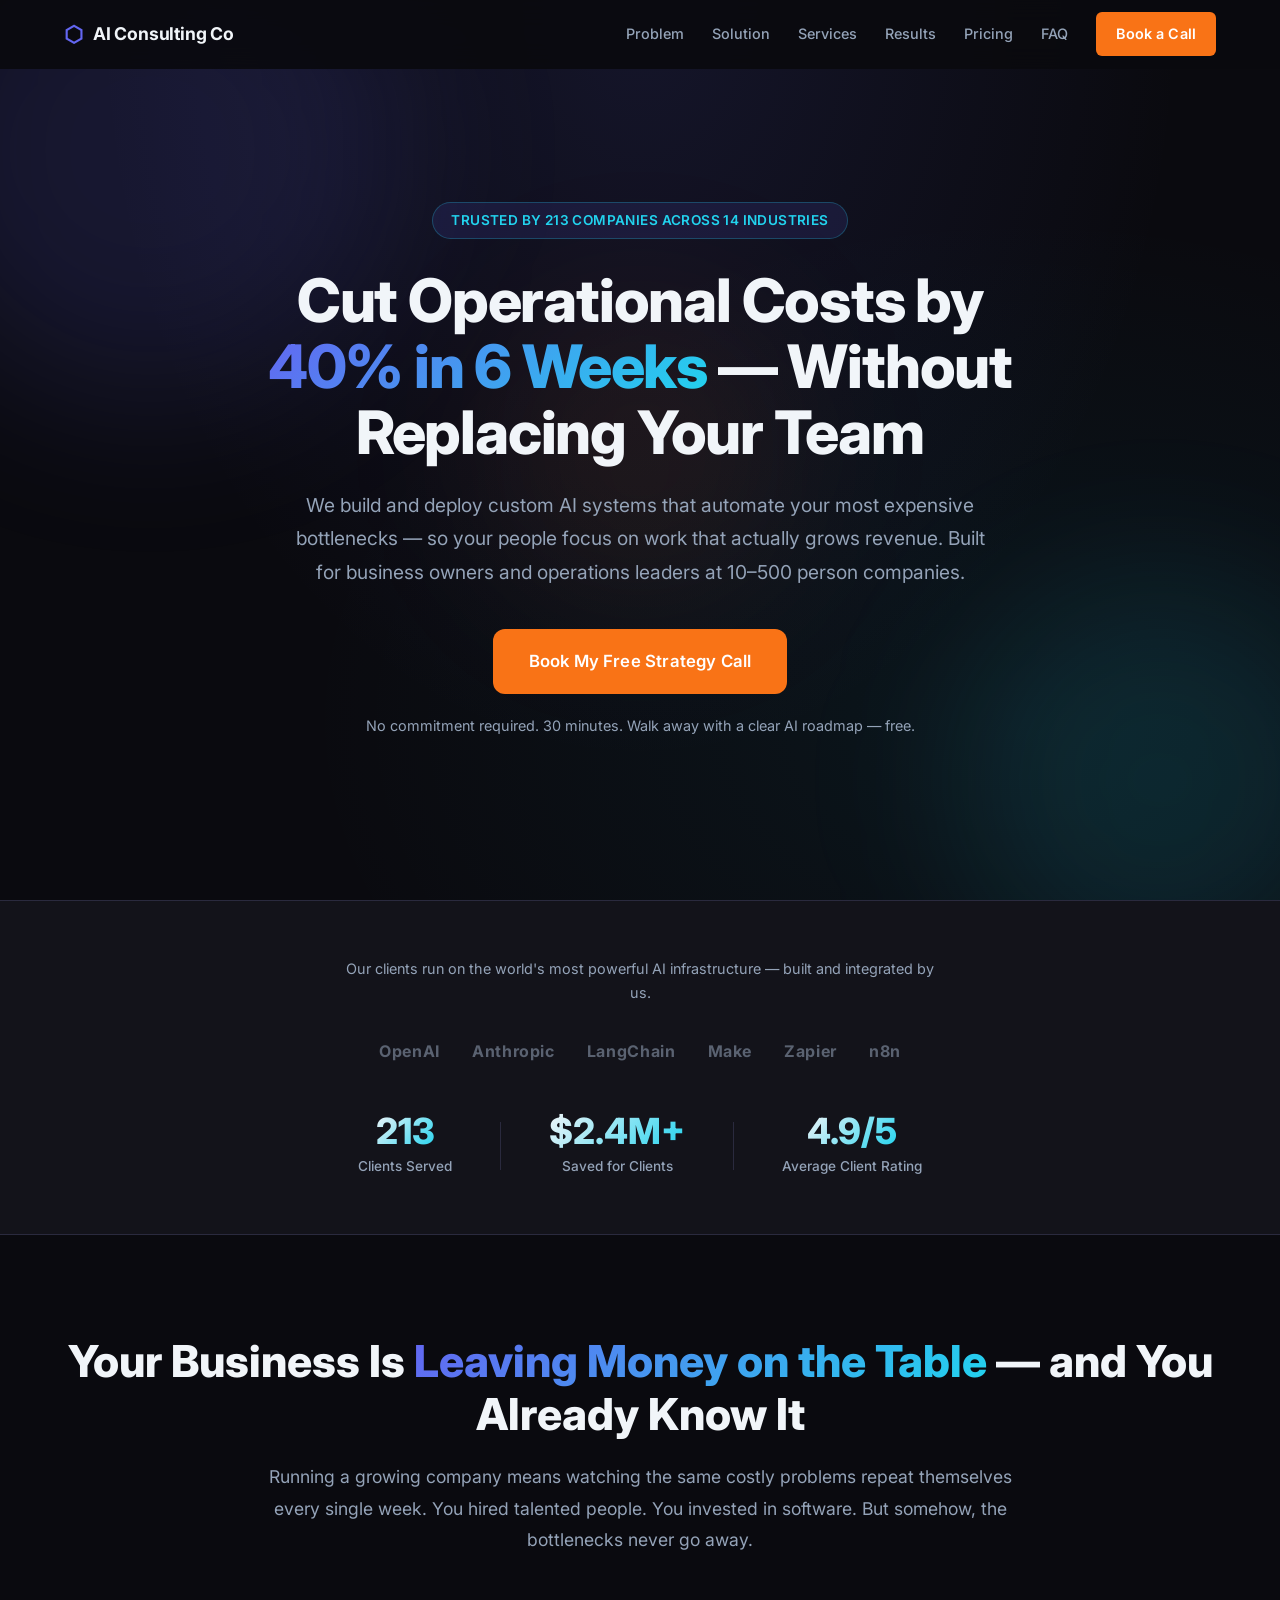
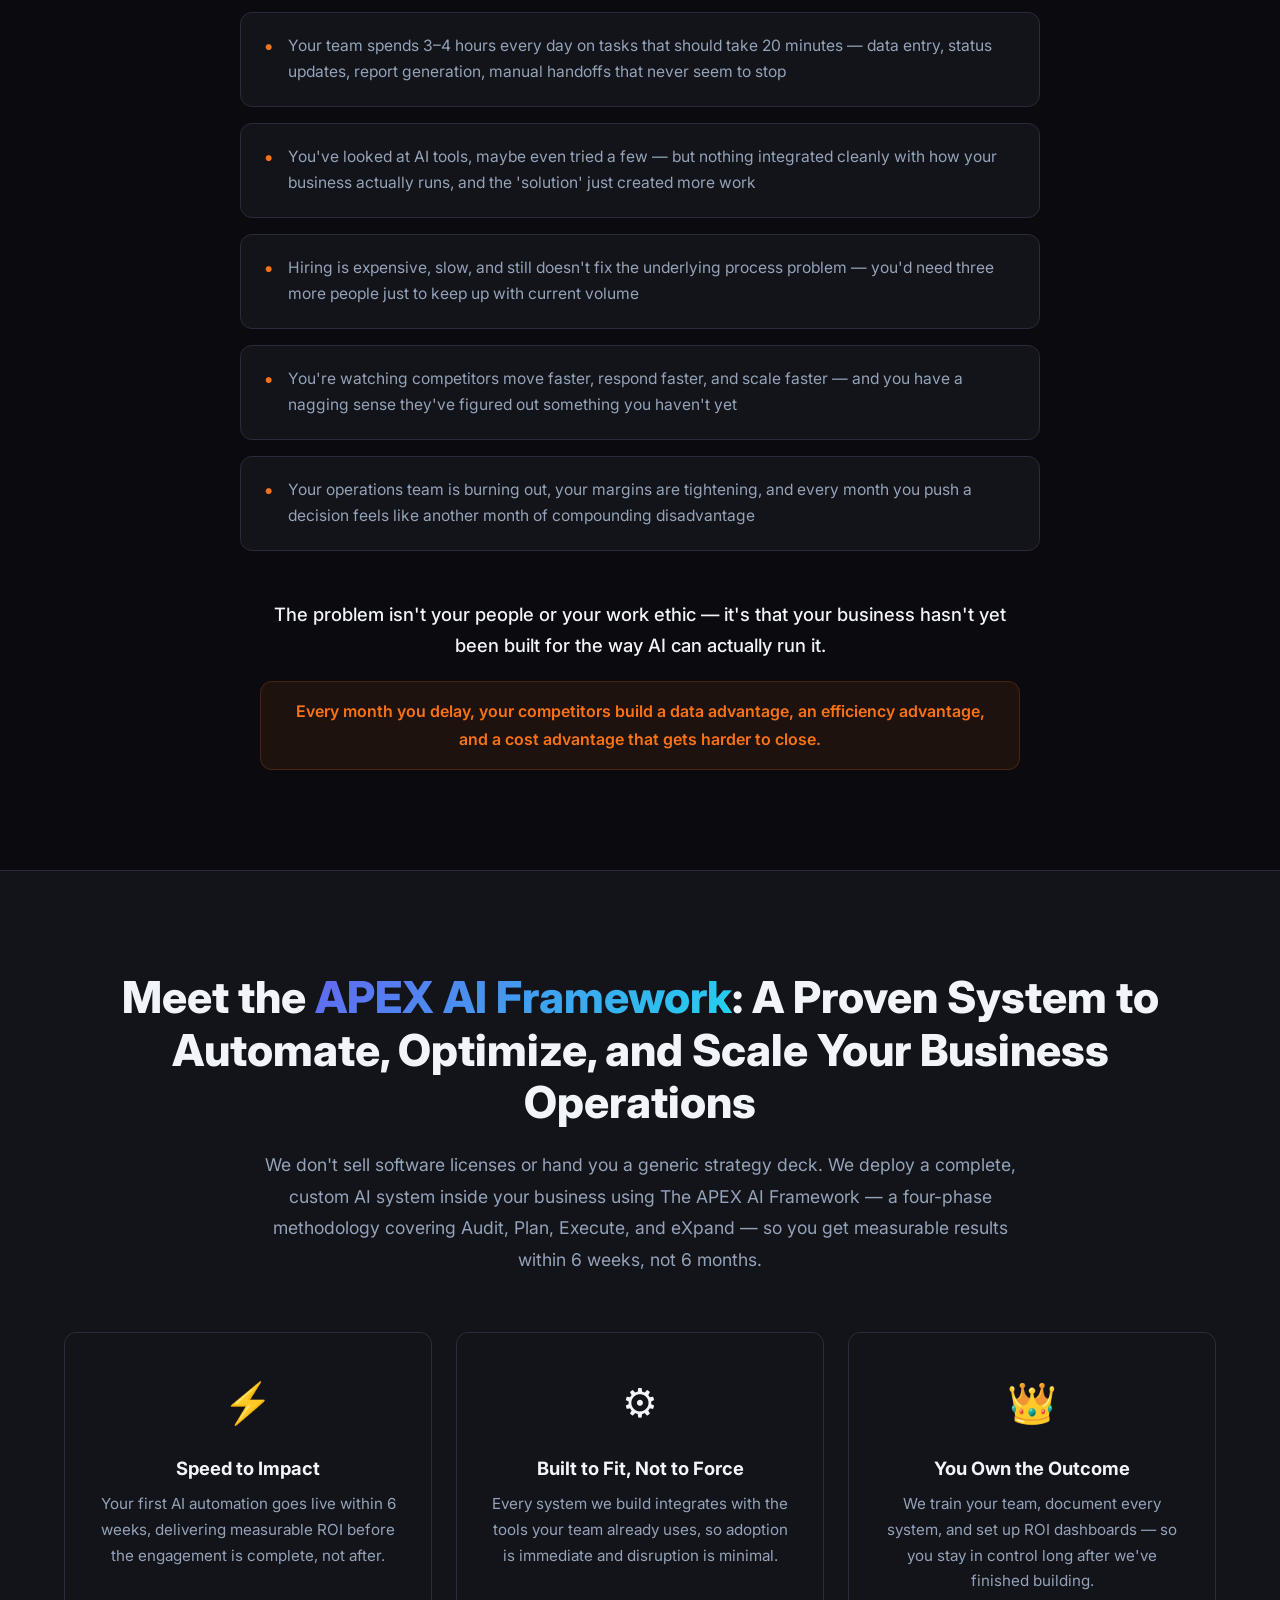
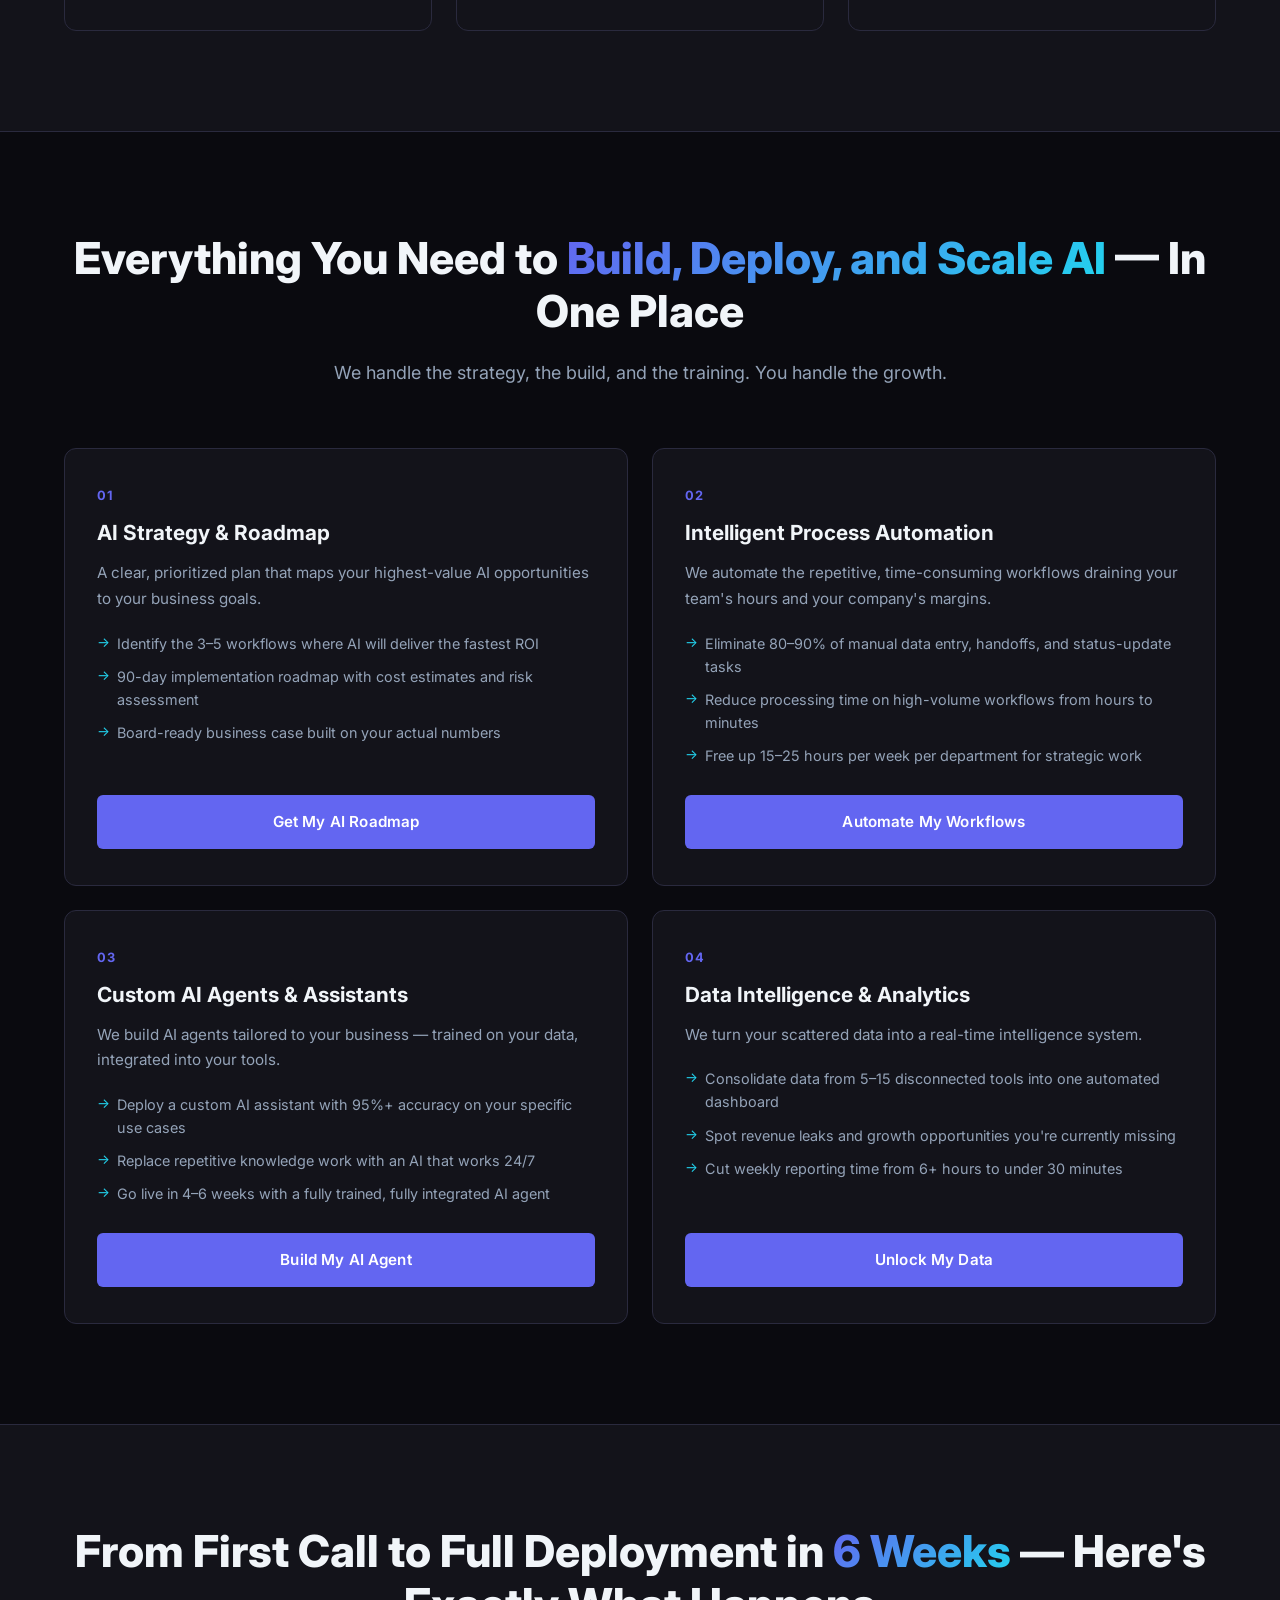
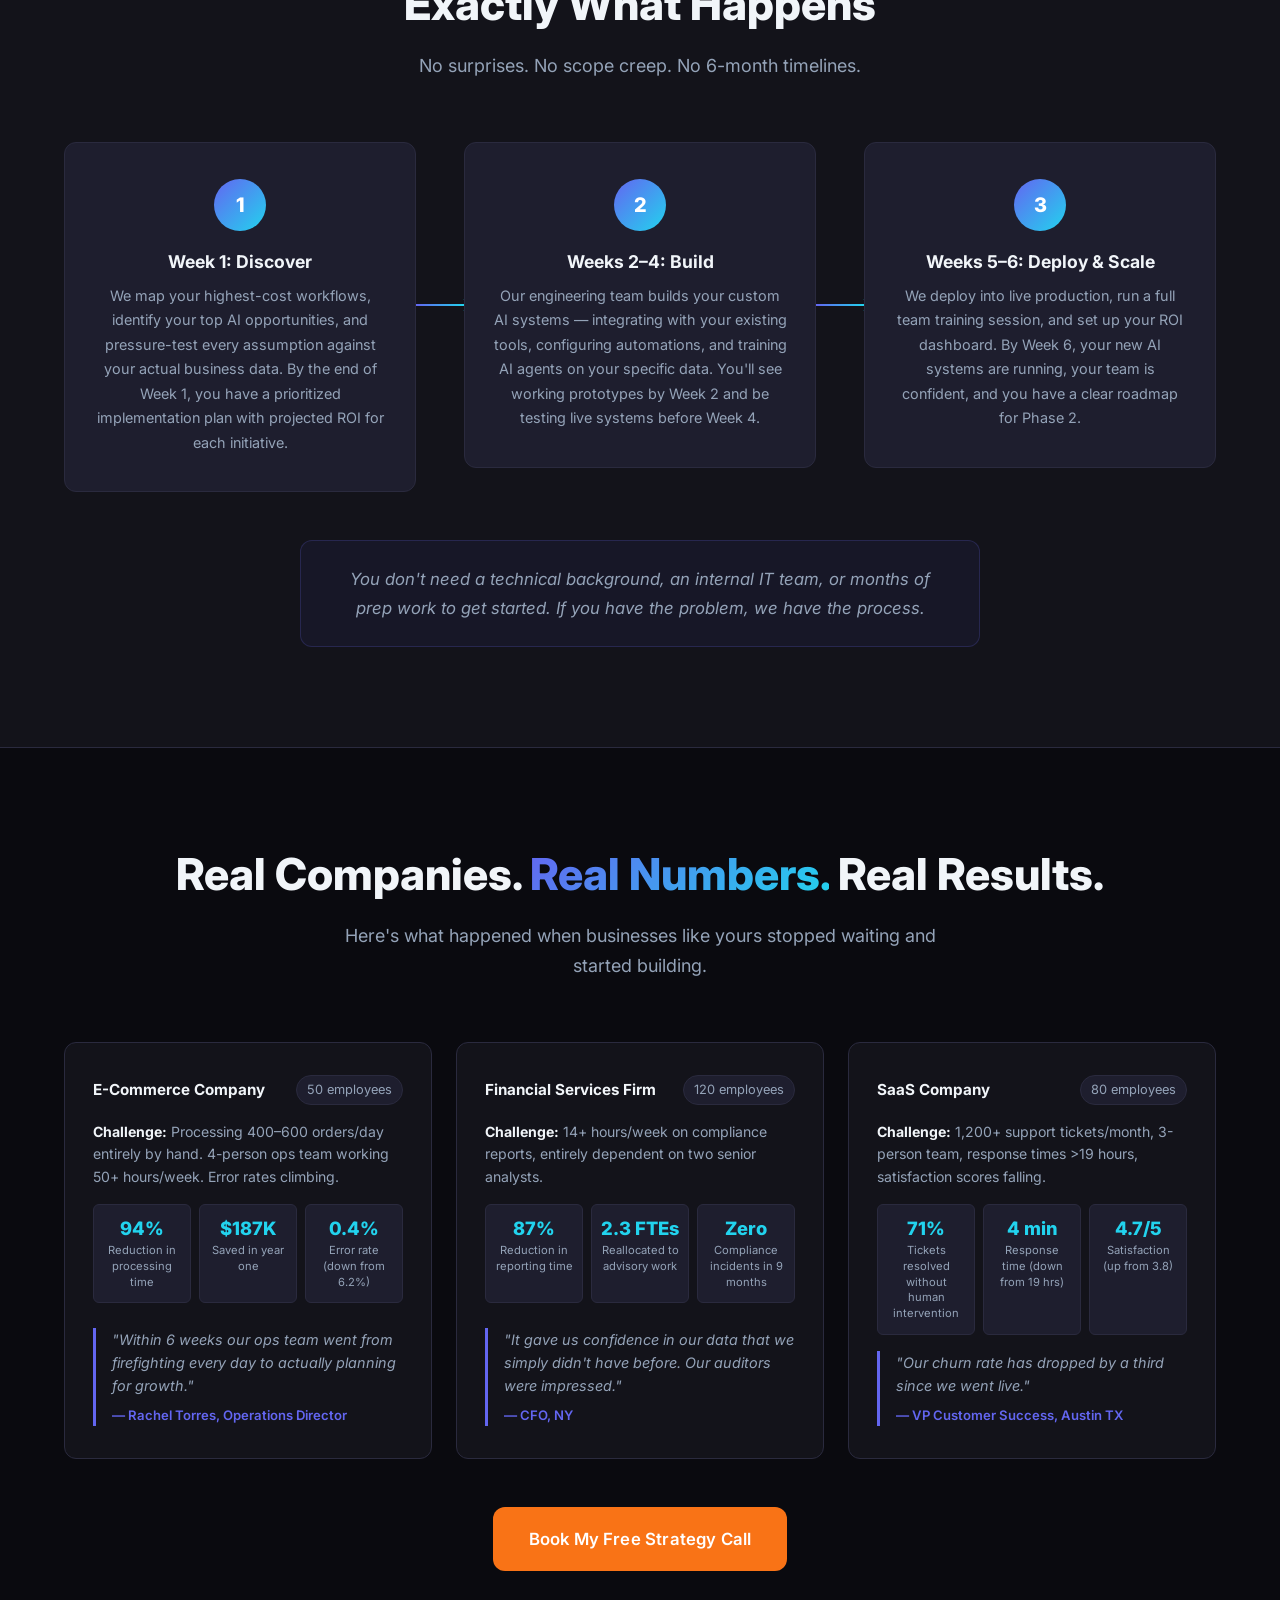
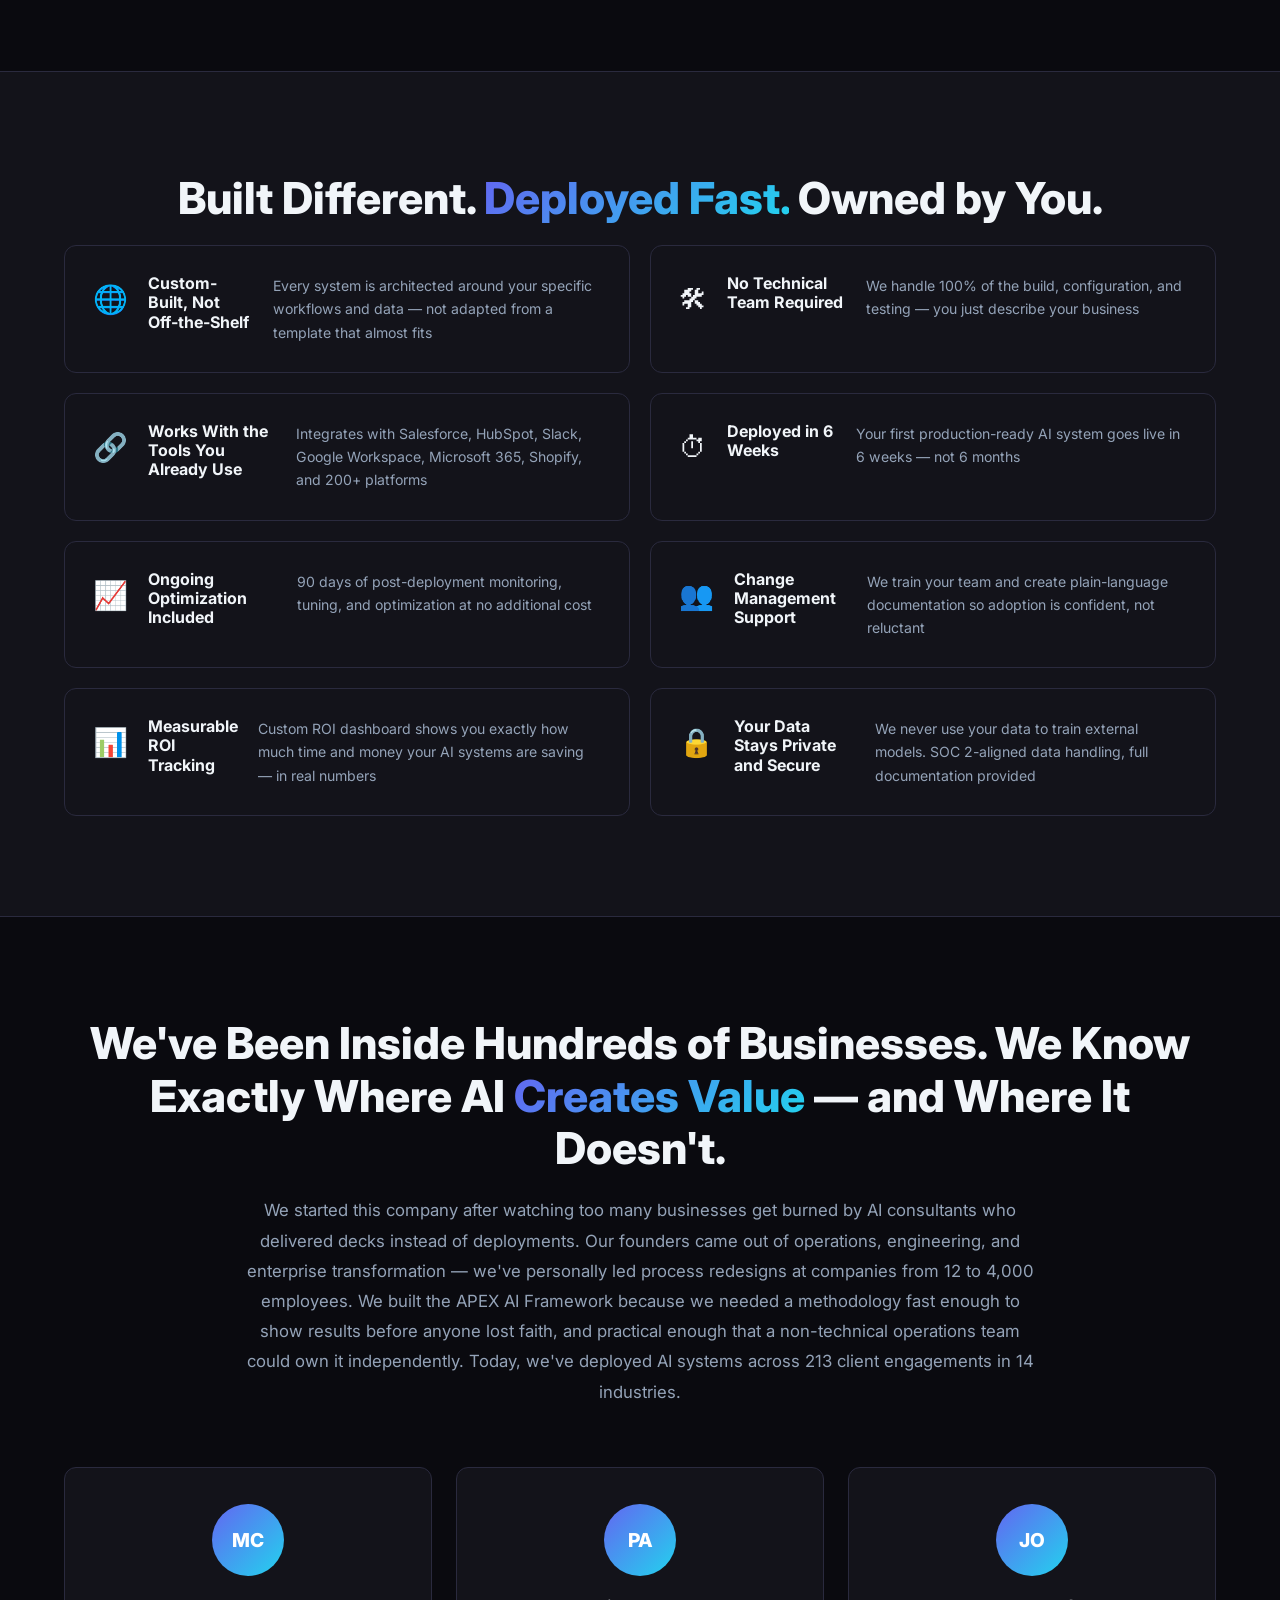
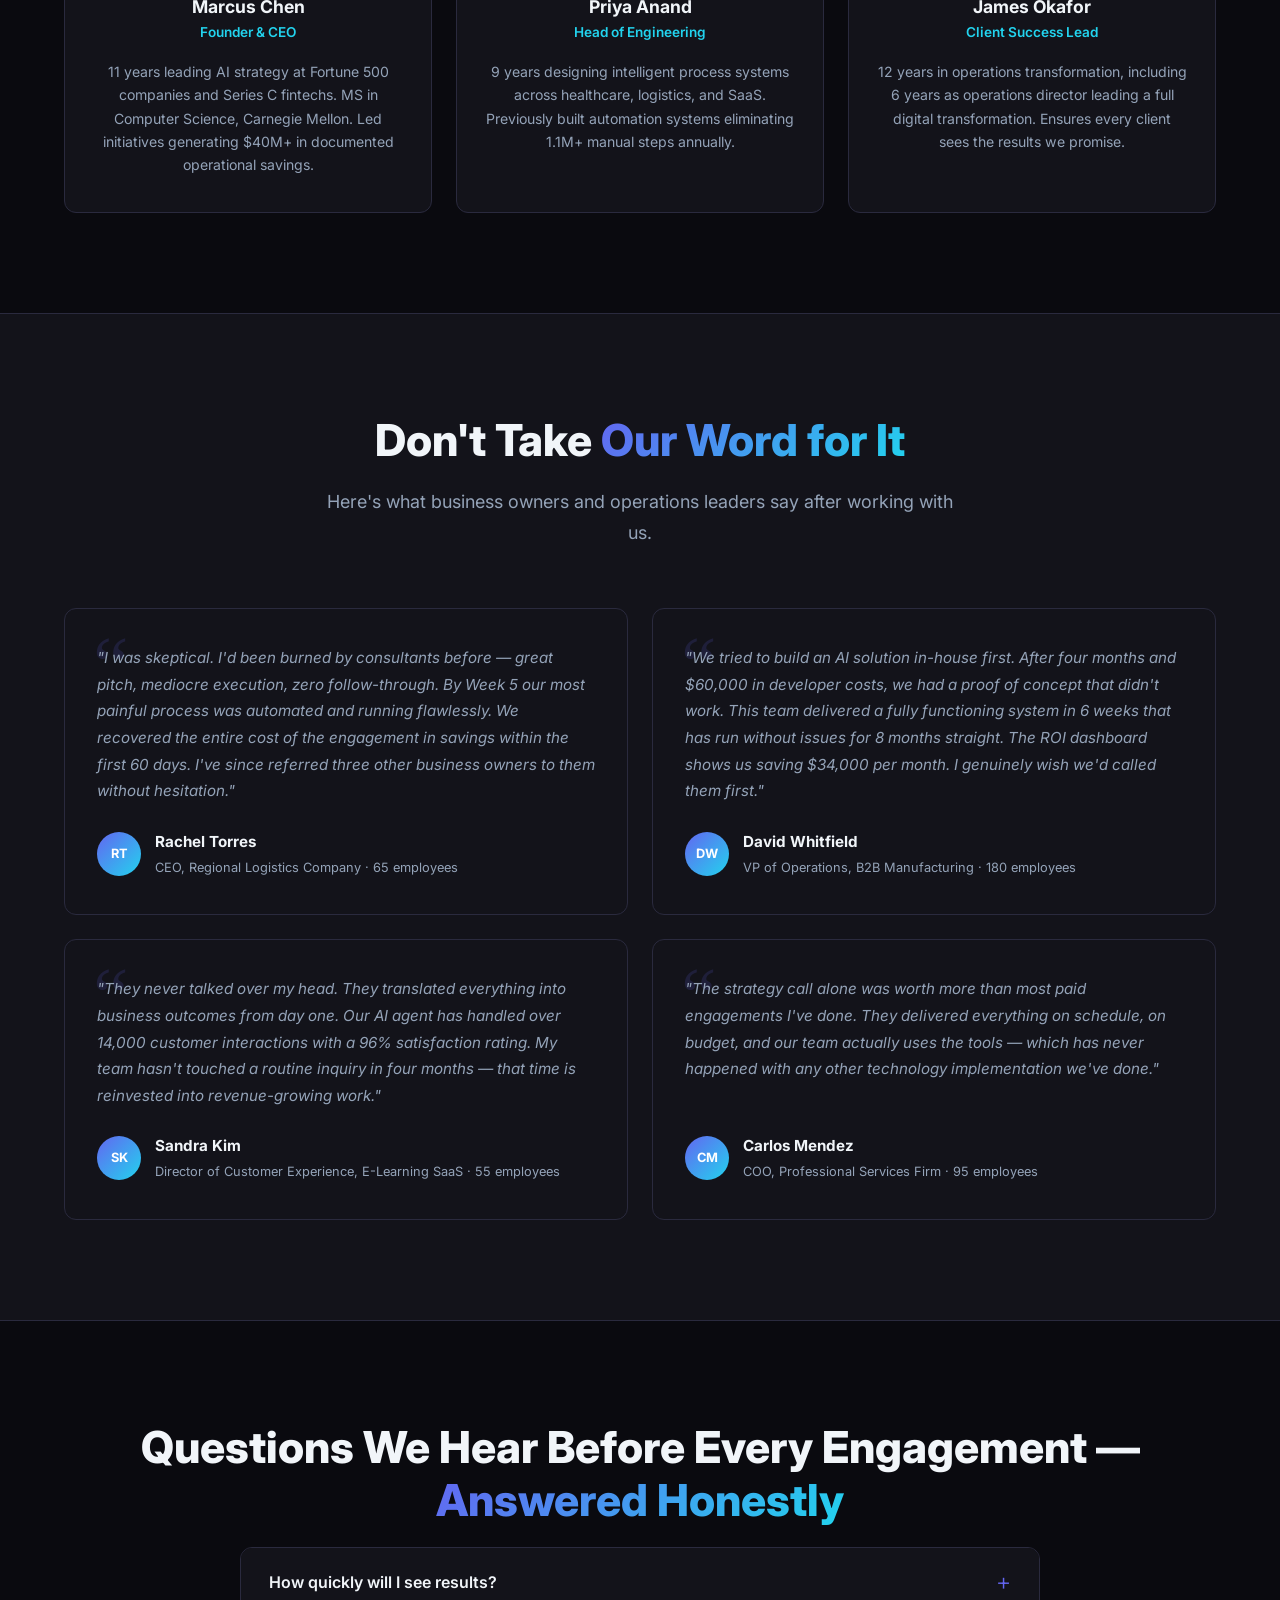
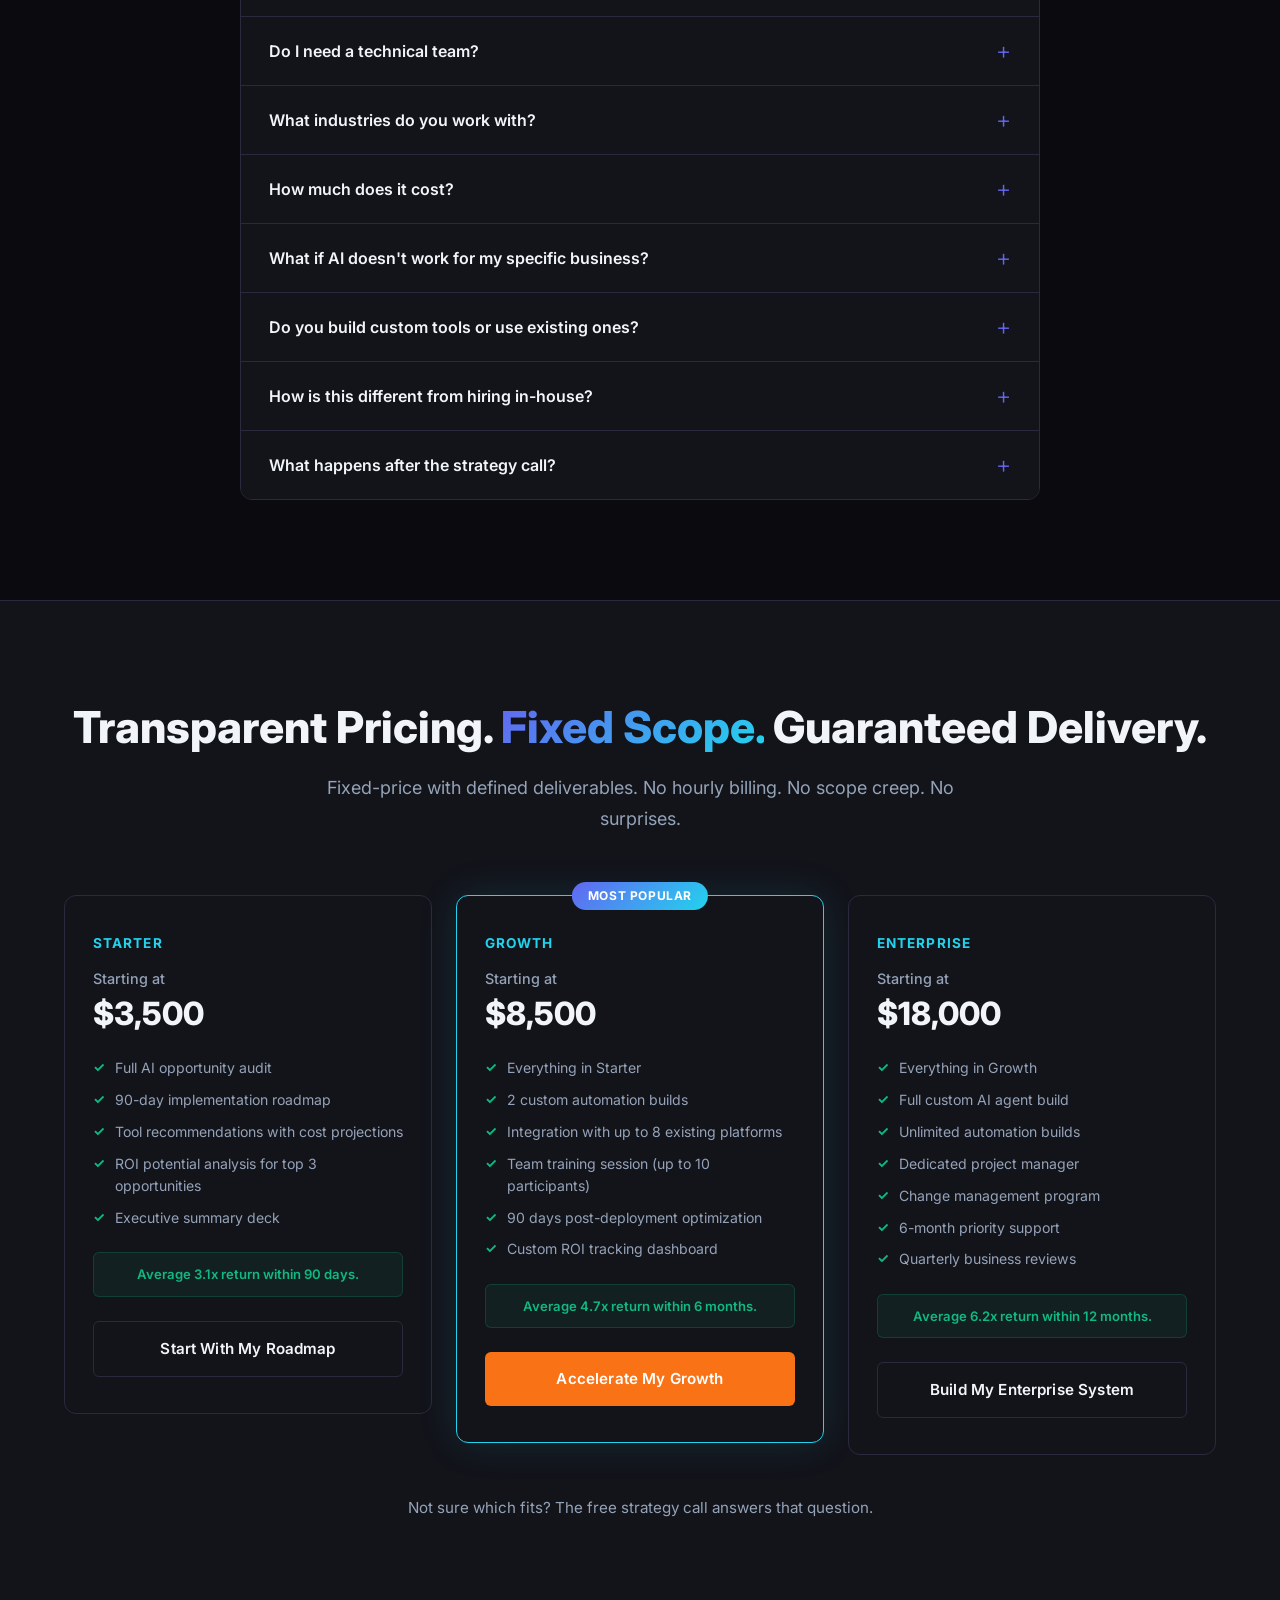
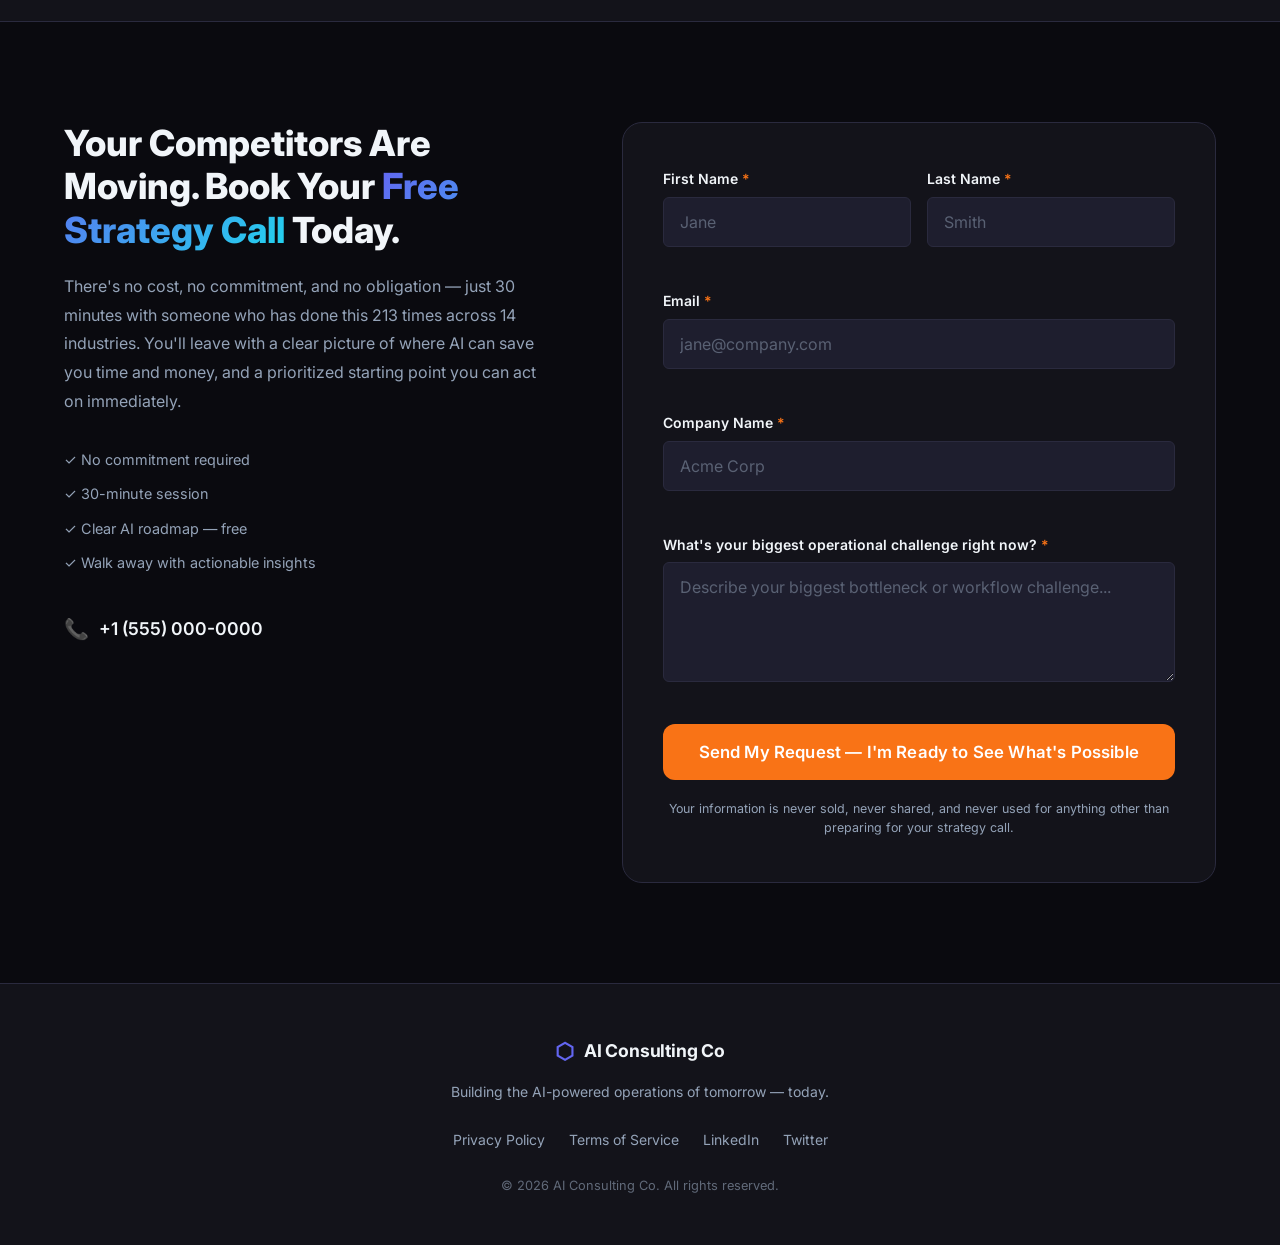
<file: index.html>
<!DOCTYPE html>
<html lang="en">
<head>
  <meta charset="UTF-8" />
  <meta name="viewport" content="width=device-width, initial-scale=1.0" />
  <meta name="description" content="Cut operational costs by 40% in 6 weeks with custom AI systems built for your business. Book a free strategy call with our AI consulting experts." />
  <meta property="og:title" content="AI Consulting Co — Cut Operational Costs by 40% in 6 Weeks" />
  <meta property="og:description" content="We build and deploy custom AI systems that automate your most expensive bottlenecks. Built for 10–500 person companies." />
  <title>AI Consulting Co — Cut Operational Costs by 40% in 6 Weeks</title>
  <link rel="preconnect" href="https://fonts.googleapis.com" />
  <link rel="preconnect" href="https://fonts.gstatic.com" crossorigin />
  <link href="https://fonts.googleapis.com/css2?family=Inter:wght@400;500;600;700;800&display=swap" rel="stylesheet" />
  <link rel="stylesheet" href="styles.css" />
</head>
<body>

  <!-- NAVIGATION -->
  <nav class="nav" id="nav">
    <div class="container nav__inner">
      <a href="#hero" class="nav__logo">
        <span class="nav__logo-icon">⬡</span>
        <span>AI Consulting Co</span>
      </a>
      <ul class="nav__menu" id="navMenu">
        <li><a href="#problem" class="nav__link">Problem</a></li>
        <li><a href="#solution" class="nav__link">Solution</a></li>
        <li><a href="#services" class="nav__link">Services</a></li>
        <li><a href="#results" class="nav__link">Results</a></li>
        <li><a href="#pricing" class="nav__link">Pricing</a></li>
        <li><a href="#faq" class="nav__link">FAQ</a></li>
        <li><a href="#contact" class="btn btn-cta nav__cta">Book a Call</a></li>
      </ul>
      <button class="nav__hamburger" id="hamburger" aria-label="Toggle navigation" aria-expanded="false">
        <span class="hamburger-icon">&#9776;</span>
      </button>
    </div>
  </nav>

  <main>

    <!-- SECTION 1: HERO -->
    <section class="hero" id="hero">
      <div class="hero__orb hero__orb--1"></div>
      <div class="hero__orb hero__orb--2"></div>
      <div class="hero__orb hero__orb--3"></div>
      <div class="container hero__content">
        <div class="section-label fade-in">Trusted by 213 companies across 14 industries</div>
        <h1 class="hero__headline fade-in">
          Cut Operational Costs by <span class="gradient-text">40% in 6 Weeks</span> — Without Replacing Your Team
        </h1>
        <p class="hero__subheadline fade-in">
          We build and deploy custom AI systems that automate your most expensive bottlenecks — so your people focus on work that actually grows revenue. Built for business owners and operations leaders at 10–500 person companies.
        </p>
        <div class="hero__actions fade-in">
          <a href="#contact" class="btn btn-cta btn--lg">Book My Free Strategy Call</a>
        </div>
        <p class="hero__nudge fade-in">No commitment required. 30 minutes. Walk away with a clear AI roadmap — free.</p>
      </div>
    </section>

    <!-- SECTION 2: TRUST BAR -->
    <section class="trust" id="trust">
      <div class="container">
        <p class="trust__label fade-in">Our clients run on the world's most powerful AI infrastructure — built and integrated by us.</p>
        <div class="trust__partners fade-in">
          <span class="trust__partner">OpenAI</span>
          <span class="trust__partner">Anthropic</span>
          <span class="trust__partner">LangChain</span>
          <span class="trust__partner">Make</span>
          <span class="trust__partner">Zapier</span>
          <span class="trust__partner">n8n</span>
        </div>
        <div class="trust__stats fade-in">
          <div class="trust-stat">
            <span class="trust-stat__number">213</span>
            <span class="trust-stat__label">Clients Served</span>
          </div>
          <div class="trust-stat__divider"></div>
          <div class="trust-stat">
            <span class="trust-stat__number">$2.4M+</span>
            <span class="trust-stat__label">Saved for Clients</span>
          </div>
          <div class="trust-stat__divider"></div>
          <div class="trust-stat">
            <span class="trust-stat__number">4.9/5</span>
            <span class="trust-stat__label">Average Client Rating</span>
          </div>
        </div>
      </div>
    </section>

    <!-- SECTION 3: PROBLEM -->
    <section class="problem section" id="problem">
      <div class="container">
        <h2 class="section__headline fade-in">Your Business Is <span class="gradient-text">Leaving Money on the Table</span> — and You Already Know It</h2>
        <p class="section__intro fade-in">Running a growing company means watching the same costly problems repeat themselves every single week. You hired talented people. You invested in software. But somehow, the bottlenecks never go away.</p>
        <ul class="problem__list fade-in">
          <li class="problem__item">
            <span class="problem__icon">&#9679;</span>
            <span>Your team spends 3–4 hours every day on tasks that should take 20 minutes — data entry, status updates, report generation, manual handoffs that never seem to stop</span>
          </li>
          <li class="problem__item">
            <span class="problem__icon">&#9679;</span>
            <span>You've looked at AI tools, maybe even tried a few — but nothing integrated cleanly with how your business actually runs, and the 'solution' just created more work</span>
          </li>
          <li class="problem__item">
            <span class="problem__icon">&#9679;</span>
            <span>Hiring is expensive, slow, and still doesn't fix the underlying process problem — you'd need three more people just to keep up with current volume</span>
          </li>
          <li class="problem__item">
            <span class="problem__icon">&#9679;</span>
            <span>You're watching competitors move faster, respond faster, and scale faster — and you have a nagging sense they've figured out something you haven't yet</span>
          </li>
          <li class="problem__item">
            <span class="problem__icon">&#9679;</span>
            <span>Your operations team is burning out, your margins are tightening, and every month you push a decision feels like another month of compounding disadvantage</span>
          </li>
        </ul>
        <div class="problem__pivot fade-in">
          <p class="problem__pivot-text">The problem isn't your people or your work ethic — it's that your business hasn't yet been built for the way AI can actually run it.</p>
          <p class="problem__loss">Every month you delay, your competitors build a data advantage, an efficiency advantage, and a cost advantage that gets harder to close.</p>
        </div>
      </div>
    </section>

    <!-- SECTION 4: SOLUTION -->
    <section class="solution section" id="solution">
      <div class="container">
        <h2 class="section__headline fade-in">Meet the <span class="gradient-text">APEX AI Framework</span>: A Proven System to Automate, Optimize, and Scale Your Business Operations</h2>
        <p class="section__intro fade-in">We don't sell software licenses or hand you a generic strategy deck. We deploy a complete, custom AI system inside your business using The APEX AI Framework — a four-phase methodology covering Audit, Plan, Execute, and eXpand — so you get measurable results within 6 weeks, not 6 months.</p>
        <div class="solution__pillars fade-in">
          <div class="solution__pillar card">
            <div class="solution__pillar-icon">&#9889;</div>
            <h3 class="solution__pillar-title">Speed to Impact</h3>
            <p class="solution__pillar-body">Your first AI automation goes live within 6 weeks, delivering measurable ROI before the engagement is complete, not after.</p>
          </div>
          <div class="solution__pillar card">
            <div class="solution__pillar-icon">&#9881;</div>
            <h3 class="solution__pillar-title">Built to Fit, Not to Force</h3>
            <p class="solution__pillar-body">Every system we build integrates with the tools your team already uses, so adoption is immediate and disruption is minimal.</p>
          </div>
          <div class="solution__pillar card">
            <div class="solution__pillar-icon">&#128081;</div>
            <h3 class="solution__pillar-title">You Own the Outcome</h3>
            <p class="solution__pillar-body">We train your team, document every system, and set up ROI dashboards — so you stay in control long after we've finished building.</p>
          </div>
        </div>
      </div>
    </section>

    <!-- SECTION 5: SERVICES -->
    <section class="services section" id="services">
      <div class="container">
        <h2 class="section__headline fade-in">Everything You Need to <span class="gradient-text">Build, Deploy, and Scale AI</span> — In One Place</h2>
        <p class="section__subheadline fade-in">We handle the strategy, the build, and the training. You handle the growth.</p>
        <div class="services__grid">
          <article class="services__card card fade-in">
            <div class="services__card-label">01</div>
            <h3 class="services__card-title">AI Strategy &amp; Roadmap</h3>
            <p class="services__card-body">A clear, prioritized plan that maps your highest-value AI opportunities to your business goals.</p>
            <ul class="services__card-bullets">
              <li>Identify the 3–5 workflows where AI will deliver the fastest ROI</li>
              <li>90-day implementation roadmap with cost estimates and risk assessment</li>
              <li>Board-ready business case built on your actual numbers</li>
            </ul>
            <a href="#contact" class="btn btn-primary">Get My AI Roadmap</a>
          </article>
          <article class="services__card card fade-in">
            <div class="services__card-label">02</div>
            <h3 class="services__card-title">Intelligent Process Automation</h3>
            <p class="services__card-body">We automate the repetitive, time-consuming workflows draining your team's hours and your company's margins.</p>
            <ul class="services__card-bullets">
              <li>Eliminate 80–90% of manual data entry, handoffs, and status-update tasks</li>
              <li>Reduce processing time on high-volume workflows from hours to minutes</li>
              <li>Free up 15–25 hours per week per department for strategic work</li>
            </ul>
            <a href="#contact" class="btn btn-primary">Automate My Workflows</a>
          </article>
          <article class="services__card card fade-in">
            <div class="services__card-label">03</div>
            <h3 class="services__card-title">Custom AI Agents &amp; Assistants</h3>
            <p class="services__card-body">We build AI agents tailored to your business — trained on your data, integrated into your tools.</p>
            <ul class="services__card-bullets">
              <li>Deploy a custom AI assistant with 95%+ accuracy on your specific use cases</li>
              <li>Replace repetitive knowledge work with an AI that works 24/7</li>
              <li>Go live in 4–6 weeks with a fully trained, fully integrated AI agent</li>
            </ul>
            <a href="#contact" class="btn btn-primary">Build My AI Agent</a>
          </article>
          <article class="services__card card fade-in">
            <div class="services__card-label">04</div>
            <h3 class="services__card-title">Data Intelligence &amp; Analytics</h3>
            <p class="services__card-body">We turn your scattered data into a real-time intelligence system.</p>
            <ul class="services__card-bullets">
              <li>Consolidate data from 5–15 disconnected tools into one automated dashboard</li>
              <li>Spot revenue leaks and growth opportunities you're currently missing</li>
              <li>Cut weekly reporting time from 6+ hours to under 30 minutes</li>
            </ul>
            <a href="#contact" class="btn btn-primary">Unlock My Data</a>
          </article>
        </div>
      </div>
    </section>

    <!-- SECTION 6: HOW IT WORKS / PROCESS -->
    <section class="process section" id="process">
      <div class="container">
        <h2 class="section__headline fade-in">From First Call to Full Deployment in <span class="gradient-text">6 Weeks</span> — Here's Exactly What Happens</h2>
        <p class="section__subheadline fade-in">No surprises. No scope creep. No 6-month timelines.</p>
        <div class="process__steps">
          <div class="process__step fade-in">
            <div class="process__step-num">1</div>
            <div class="process__step-content">
              <h3 class="process__step-title">Week 1: Discover</h3>
              <p class="process__step-body">We map your highest-cost workflows, identify your top AI opportunities, and pressure-test every assumption against your actual business data. By the end of Week 1, you have a prioritized implementation plan with projected ROI for each initiative.</p>
            </div>
          </div>
          <div class="process__connector" aria-hidden="true"></div>
          <div class="process__step fade-in">
            <div class="process__step-num">2</div>
            <div class="process__step-content">
              <h3 class="process__step-title">Weeks 2–4: Build</h3>
              <p class="process__step-body">Our engineering team builds your custom AI systems — integrating with your existing tools, configuring automations, and training AI agents on your specific data. You'll see working prototypes by Week 2 and be testing live systems before Week 4.</p>
            </div>
          </div>
          <div class="process__connector" aria-hidden="true"></div>
          <div class="process__step fade-in">
            <div class="process__step-num">3</div>
            <div class="process__step-content">
              <h3 class="process__step-title">Weeks 5–6: Deploy &amp; Scale</h3>
              <p class="process__step-body">We deploy into live production, run a full team training session, and set up your ROI dashboard. By Week 6, your new AI systems are running, your team is confident, and you have a clear roadmap for Phase 2.</p>
            </div>
          </div>
        </div>
        <p class="process__reassurance fade-in">You don't need a technical background, an internal IT team, or months of prep work to get started. If you have the problem, we have the process.</p>
      </div>
    </section>

    <!-- SECTION 7: RESULTS -->
    <section class="results section" id="results">
      <div class="container">
        <h2 class="section__headline fade-in">Real Companies. <span class="gradient-text">Real Numbers.</span> Real Results.</h2>
        <p class="section__subheadline fade-in">Here's what happened when businesses like yours stopped waiting and started building.</p>
        <div class="results__grid">
          <article class="results__case card fade-in">
            <div class="results__case-header">
              <span class="results__case-type">E-Commerce Company</span>
              <span class="results__case-size">50 employees</span>
            </div>
            <div class="results__challenge">
              <strong>Challenge:</strong> Processing 400–600 orders/day entirely by hand. 4-person ops team working 50+ hours/week. Error rates climbing.
            </div>
            <div class="results-metrics">
              <div class="results-metric">
                <span class="results-metric__value">94%</span>
                <span class="results-metric__label">Reduction in processing time</span>
              </div>
              <div class="results-metric">
                <span class="results-metric__value">$187K</span>
                <span class="results-metric__label">Saved in year one</span>
              </div>
              <div class="results-metric">
                <span class="results-metric__value">0.4%</span>
                <span class="results-metric__label">Error rate (down from 6.2%)</span>
              </div>
            </div>
            <blockquote class="results__quote">
              "Within 6 weeks our ops team went from firefighting every day to actually planning for growth."
              <cite>— Rachel Torres, Operations Director</cite>
            </blockquote>
          </article>
          <article class="results__case card fade-in">
            <div class="results__case-header">
              <span class="results__case-type">Financial Services Firm</span>
              <span class="results__case-size">120 employees</span>
            </div>
            <div class="results__challenge">
              <strong>Challenge:</strong> 14+ hours/week on compliance reports, entirely dependent on two senior analysts.
            </div>
            <div class="results-metrics">
              <div class="results-metric">
                <span class="results-metric__value">87%</span>
                <span class="results-metric__label">Reduction in reporting time</span>
              </div>
              <div class="results-metric">
                <span class="results-metric__value">2.3 FTEs</span>
                <span class="results-metric__label">Reallocated to advisory work</span>
              </div>
              <div class="results-metric">
                <span class="results-metric__value">Zero</span>
                <span class="results-metric__label">Compliance incidents in 9 months</span>
              </div>
            </div>
            <blockquote class="results__quote">
              "It gave us confidence in our data that we simply didn't have before. Our auditors were impressed."
              <cite>— CFO, NY</cite>
            </blockquote>
          </article>
          <article class="results__case card fade-in">
            <div class="results__case-header">
              <span class="results__case-type">SaaS Company</span>
              <span class="results__case-size">80 employees</span>
            </div>
            <div class="results__challenge">
              <strong>Challenge:</strong> 1,200+ support tickets/month, 3-person team, response times &gt;19 hours, satisfaction scores falling.
            </div>
            <div class="results-metrics">
              <div class="results-metric">
                <span class="results-metric__value">71%</span>
                <span class="results-metric__label">Tickets resolved without human intervention</span>
              </div>
              <div class="results-metric">
                <span class="results-metric__value">4 min</span>
                <span class="results-metric__label">Response time (down from 19 hrs)</span>
              </div>
              <div class="results-metric">
                <span class="results-metric__value">4.7/5</span>
                <span class="results-metric__label">Satisfaction (up from 3.8)</span>
              </div>
            </div>
            <blockquote class="results__quote">
              "Our churn rate has dropped by a third since we went live."
              <cite>— VP Customer Success, Austin TX</cite>
            </blockquote>
          </article>
        </div>
        <div class="results__cta fade-in">
          <a href="#contact" class="btn btn-cta btn--lg">Book My Free Strategy Call</a>
        </div>
      </div>
    </section>

    <!-- SECTION 8: BENEFITS -->
    <section class="benefits section" id="benefits">
      <div class="container">
        <h2 class="section__headline fade-in">Built Different. <span class="gradient-text">Deployed Fast.</span> Owned by You.</h2>
        <div class="benefits__grid">
          <div class="benefit__item card fade-in">
            <div class="benefit__icon">&#127760;</div>
            <h3 class="benefit__title">Custom-Built, Not Off-the-Shelf</h3>
            <p class="benefit__body">Every system is architected around your specific workflows and data — not adapted from a template that almost fits</p>
          </div>
          <div class="benefit__item card fade-in">
            <div class="benefit__icon">&#128736;</div>
            <h3 class="benefit__title">No Technical Team Required</h3>
            <p class="benefit__body">We handle 100% of the build, configuration, and testing — you just describe your business</p>
          </div>
          <div class="benefit__item card fade-in">
            <div class="benefit__icon">&#128279;</div>
            <h3 class="benefit__title">Works With the Tools You Already Use</h3>
            <p class="benefit__body">Integrates with Salesforce, HubSpot, Slack, Google Workspace, Microsoft 365, Shopify, and 200+ platforms</p>
          </div>
          <div class="benefit__item card fade-in">
            <div class="benefit__icon">&#9201;</div>
            <h3 class="benefit__title">Deployed in 6 Weeks</h3>
            <p class="benefit__body">Your first production-ready AI system goes live in 6 weeks — not 6 months</p>
          </div>
          <div class="benefit__item card fade-in">
            <div class="benefit__icon">&#128200;</div>
            <h3 class="benefit__title">Ongoing Optimization Included</h3>
            <p class="benefit__body">90 days of post-deployment monitoring, tuning, and optimization at no additional cost</p>
          </div>
          <div class="benefit__item card fade-in">
            <div class="benefit__icon">&#128101;</div>
            <h3 class="benefit__title">Change Management Support</h3>
            <p class="benefit__body">We train your team and create plain-language documentation so adoption is confident, not reluctant</p>
          </div>
          <div class="benefit__item card fade-in">
            <div class="benefit__icon">&#128202;</div>
            <h3 class="benefit__title">Measurable ROI Tracking</h3>
            <p class="benefit__body">Custom ROI dashboard shows you exactly how much time and money your AI systems are saving — in real numbers</p>
          </div>
          <div class="benefit__item card fade-in">
            <div class="benefit__icon">&#128274;</div>
            <h3 class="benefit__title">Your Data Stays Private and Secure</h3>
            <p class="benefit__body">We never use your data to train external models. SOC 2-aligned data handling, full documentation provided</p>
          </div>
        </div>
      </div>
    </section>

    <!-- SECTION 9: ABOUT -->
    <section class="about section" id="about">
      <div class="container">
        <h2 class="section__headline fade-in">We've Been Inside Hundreds of Businesses. We Know Exactly Where AI <span class="gradient-text">Creates Value</span> — and Where It Doesn't.</h2>
        <p class="about__story fade-in">We started this company after watching too many businesses get burned by AI consultants who delivered decks instead of deployments. Our founders came out of operations, engineering, and enterprise transformation — we've personally led process redesigns at companies from 12 to 4,000 employees. We built the APEX AI Framework because we needed a methodology fast enough to show results before anyone lost faith, and practical enough that a non-technical operations team could own it independently. Today, we've deployed AI systems across 213 client engagements in 14 industries.</p>
        <div class="about__team">
          <article class="team-card card fade-in">
            <div class="team-card__avatar" aria-label="Marcus Chen">MC</div>
            <h3 class="team-card__name">Marcus Chen</h3>
            <span class="team-card__role">Founder &amp; CEO</span>
            <p class="team-card__bio">11 years leading AI strategy at Fortune 500 companies and Series C fintechs. MS in Computer Science, Carnegie Mellon. Led initiatives generating $40M+ in documented operational savings.</p>
          </article>
          <article class="team-card card fade-in">
            <div class="team-card__avatar" aria-label="Priya Anand">PA</div>
            <h3 class="team-card__name">Priya Anand</h3>
            <span class="team-card__role">Head of Engineering</span>
            <p class="team-card__bio">9 years designing intelligent process systems across healthcare, logistics, and SaaS. Previously built automation systems eliminating 1.1M+ manual steps annually.</p>
          </article>
          <article class="team-card card fade-in">
            <div class="team-card__avatar" aria-label="James Okafor">JO</div>
            <h3 class="team-card__name">James Okafor</h3>
            <span class="team-card__role">Client Success Lead</span>
            <p class="team-card__bio">12 years in operations transformation, including 6 years as operations director leading a full digital transformation. Ensures every client sees the results we promise.</p>
          </article>
        </div>
      </div>
    </section>

    <!-- SECTION 10: TESTIMONIALS -->
    <section class="testimonials section" id="testimonials">
      <div class="container">
        <h2 class="section__headline fade-in">Don't Take <span class="gradient-text">Our Word for It</span></h2>
        <p class="section__subheadline fade-in">Here's what business owners and operations leaders say after working with us.</p>
        <div class="testimonials__grid">
          <article class="testimonial-card card fade-in">
            <p class="testimonial-card__text">"I was skeptical. I'd been burned by consultants before — great pitch, mediocre execution, zero follow-through. By Week 5 our most painful process was automated and running flawlessly. We recovered the entire cost of the engagement in savings within the first 60 days. I've since referred three other business owners to them without hesitation."</p>
            <footer class="testimonial-card__author">
              <div class="testimonial-card__avatar">RT</div>
              <div>
                <strong class="testimonial-card__name">Rachel Torres</strong>
                <span class="testimonial-card__title">CEO, Regional Logistics Company · 65 employees</span>
              </div>
            </footer>
          </article>
          <article class="testimonial-card card fade-in">
            <p class="testimonial-card__text">"We tried to build an AI solution in-house first. After four months and $60,000 in developer costs, we had a proof of concept that didn't work. This team delivered a fully functioning system in 6 weeks that has run without issues for 8 months straight. The ROI dashboard shows us saving $34,000 per month. I genuinely wish we'd called them first."</p>
            <footer class="testimonial-card__author">
              <div class="testimonial-card__avatar">DW</div>
              <div>
                <strong class="testimonial-card__name">David Whitfield</strong>
                <span class="testimonial-card__title">VP of Operations, B2B Manufacturing · 180 employees</span>
              </div>
            </footer>
          </article>
          <article class="testimonial-card card fade-in">
            <p class="testimonial-card__text">"They never talked over my head. They translated everything into business outcomes from day one. Our AI agent has handled over 14,000 customer interactions with a 96% satisfaction rating. My team hasn't touched a routine inquiry in four months — that time is reinvested into revenue-growing work."</p>
            <footer class="testimonial-card__author">
              <div class="testimonial-card__avatar">SK</div>
              <div>
                <strong class="testimonial-card__name">Sandra Kim</strong>
                <span class="testimonial-card__title">Director of Customer Experience, E-Learning SaaS · 55 employees</span>
              </div>
            </footer>
          </article>
          <article class="testimonial-card card fade-in">
            <p class="testimonial-card__text">"The strategy call alone was worth more than most paid engagements I've done. They delivered everything on schedule, on budget, and our team actually uses the tools — which has never happened with any other technology implementation we've done."</p>
            <footer class="testimonial-card__author">
              <div class="testimonial-card__avatar">CM</div>
              <div>
                <strong class="testimonial-card__name">Carlos Mendez</strong>
                <span class="testimonial-card__title">COO, Professional Services Firm · 95 employees</span>
              </div>
            </footer>
          </article>
        </div>
      </div>
    </section>

    <!-- SECTION 11: FAQ -->
    <section class="faq section" id="faq">
      <div class="container">
        <h2 class="section__headline fade-in">Questions We Hear Before Every Engagement — <span class="gradient-text">Answered Honestly</span></h2>
        <div class="faq__list fade-in">
          <div class="faq-item" data-faq>
            <button class="faq-question" aria-expanded="false">How quickly will I see results?</button>
            <div class="faq-answer">
              <p>Most clients see first measurable time savings within 2–3 weeks. Full deployment is complete by Week 6.</p>
            </div>
          </div>
          <div class="faq-item" data-faq>
            <button class="faq-question" aria-expanded="false">Do I need a technical team?</button>
            <div class="faq-answer">
              <p>No. You describe your business — we handle 100% of the technical architecture, build, and testing.</p>
            </div>
          </div>
          <div class="faq-item" data-faq>
            <button class="faq-question" aria-expanded="false">What industries do you work with?</button>
            <div class="faq-answer">
              <p>14 industries including e-commerce, financial services, SaaS, professional services, healthcare operations, real estate, logistics, and manufacturing.</p>
            </div>
          </div>
          <div class="faq-item" data-faq>
            <button class="faq-question" aria-expanded="false">How much does it cost?</button>
            <div class="faq-answer">
              <p>Starting at $3,500 for an AI Strategy &amp; Roadmap up to $18,000+ for full implementation. Fixed scope, fixed price — no hourly billing, no overages.</p>
            </div>
          </div>
          <div class="faq-item" data-faq>
            <button class="faq-question" aria-expanded="false">What if AI doesn't work for my specific business?</button>
            <div class="faq-answer">
              <p>We've never found a business where we couldn't identify meaningful AI opportunity. If we don't see a strong ROI case, we'll tell you directly on the strategy call.</p>
            </div>
          </div>
          <div class="faq-item" data-faq>
            <button class="faq-question" aria-expanded="false">Do you build custom tools or use existing ones?</button>
            <div class="faq-answer">
              <p>Both strategically. We build on proven platforms (OpenAI, Anthropic, Make, Zapier) and build custom where your needs require it.</p>
            </div>
          </div>
          <div class="faq-item" data-faq>
            <button class="faq-question" aria-expanded="false">How is this different from hiring in-house?</button>
            <div class="faq-answer">
              <p>A senior AI engineer costs $150K–$220K/year before benefits. You'd need 2–3 people. We deliver all three functions — strategy, engineering, change management — for a fraction of the cost and time.</p>
            </div>
          </div>
          <div class="faq-item" data-faq>
            <button class="faq-question" aria-expanded="false">What happens after the strategy call?</button>
            <div class="faq-answer">
              <p>Within 24 hours you receive a written summary of identified opportunities and our recommendation. No pressure, no hard close. The call gives you value whether or not we work together.</p>
            </div>
          </div>
        </div>
      </div>
    </section>

    <!-- SECTION 12: PRICING -->
    <section class="pricing section" id="pricing">
      <div class="container">
        <h2 class="section__headline fade-in">Transparent Pricing. <span class="gradient-text">Fixed Scope.</span> Guaranteed Delivery.</h2>
        <p class="section__subheadline fade-in">Fixed-price with defined deliverables. No hourly billing. No scope creep. No surprises.</p>
        <div class="pricing__grid">
          <article class="pricing-card card fade-in">
            <div class="pricing-card__tier">Starter</div>
            <div class="pricing-card__price">Starting at <span>$3,500</span></div>
            <ul class="pricing-card__features">
              <li>Full AI opportunity audit</li>
              <li>90-day implementation roadmap</li>
              <li>Tool recommendations with cost projections</li>
              <li>ROI potential analysis for top 3 opportunities</li>
              <li>Executive summary deck</li>
            </ul>
            <div class="pricing-card__roi">Average 3.1x return within 90 days.</div>
            <a href="#contact" class="btn btn-outline">Start With My Roadmap</a>
          </article>
          <article class="pricing-card pricing-card--featured card fade-in">
            <div class="pricing-card__badge">Most Popular</div>
            <div class="pricing-card__tier">Growth</div>
            <div class="pricing-card__price">Starting at <span>$8,500</span></div>
            <ul class="pricing-card__features">
              <li>Everything in Starter</li>
              <li>2 custom automation builds</li>
              <li>Integration with up to 8 existing platforms</li>
              <li>Team training session (up to 10 participants)</li>
              <li>90 days post-deployment optimization</li>
              <li>Custom ROI tracking dashboard</li>
            </ul>
            <div class="pricing-card__roi">Average 4.7x return within 6 months.</div>
            <a href="#contact" class="btn btn-cta">Accelerate My Growth</a>
          </article>
          <article class="pricing-card card fade-in">
            <div class="pricing-card__tier">Enterprise</div>
            <div class="pricing-card__price">Starting at <span>$18,000</span></div>
            <ul class="pricing-card__features">
              <li>Everything in Growth</li>
              <li>Full custom AI agent build</li>
              <li>Unlimited automation builds</li>
              <li>Dedicated project manager</li>
              <li>Change management program</li>
              <li>6-month priority support</li>
              <li>Quarterly business reviews</li>
            </ul>
            <div class="pricing-card__roi">Average 6.2x return within 12 months.</div>
            <a href="#contact" class="btn btn-outline">Build My Enterprise System</a>
          </article>
        </div>
        <p class="pricing__note fade-in">Not sure which fits? The free strategy call answers that question.</p>
      </div>
    </section>

    <!-- SECTION 13: FINAL CTA + FORM -->
    <section class="contact section" id="contact">
      <div class="container">
        <div class="contact__grid">
          <div class="contact__copy fade-in">
            <h2 class="contact__headline">Your Competitors Are Moving. Book Your <span class="gradient-text">Free Strategy Call</span> Today.</h2>
            <p class="contact__body">There's no cost, no commitment, and no obligation — just 30 minutes with someone who has done this 213 times across 14 industries. You'll leave with a clear picture of where AI can save you time and money, and a prioritized starting point you can act on immediately.</p>
            <div class="contact__trust-items">
              <div class="contact__trust-item">&#10003; No commitment required</div>
              <div class="contact__trust-item">&#10003; 30-minute session</div>
              <div class="contact__trust-item">&#10003; Clear AI roadmap — free</div>
              <div class="contact__trust-item">&#10003; Walk away with actionable insights</div>
            </div>
            <div class="contact__phone">
              <span class="contact__phone-icon">&#128222;</span>
              <a href="tel:+15550000000">+1 (555) 000-0000</a>
            </div>
          </div>
          <div class="contact__form-wrap fade-in">
            <form class="contact__form" id="contactForm" method="POST" action="https://formspree.io/f/YOUR_FORM_ID" novalidate>
              <div class="form__row form__row--two">
                <div class="form__group">
                  <label class="form__label" for="firstName">First Name <span class="form__required">*</span></label>
                  <input class="form__input" type="text" id="firstName" name="firstName" placeholder="Jane" required />
                  <span class="form__error" id="firstNameError"></span>
                </div>
                <div class="form__group">
                  <label class="form__label" for="lastName">Last Name <span class="form__required">*</span></label>
                  <input class="form__input" type="text" id="lastName" name="lastName" placeholder="Smith" required />
                  <span class="form__error" id="lastNameError"></span>
                </div>
              </div>
              <div class="form__group">
                <label class="form__label" for="email">Email <span class="form__required">*</span></label>
                <input class="form__input" type="email" id="email" name="email" placeholder="jane@company.com" required />
                <span class="form__error" id="emailError"></span>
              </div>
              <div class="form__group">
                <label class="form__label" for="companyName">Company Name <span class="form__required">*</span></label>
                <input class="form__input" type="text" id="companyName" name="companyName" placeholder="Acme Corp" required />
                <span class="form__error" id="companyNameError"></span>
              </div>
              <div class="form__group">
                <label class="form__label" for="challenge">What's your biggest operational challenge right now? <span class="form__required">*</span></label>
                <textarea class="form__input form__textarea" id="challenge" name="challenge" placeholder="Describe your biggest bottleneck or workflow challenge..." rows="4" required></textarea>
                <span class="form__error" id="challengeError"></span>
              </div>
              <button class="btn btn-cta btn--full btn--lg" type="submit">Send My Request — I'm Ready to See What's Possible</button>
              <p class="form__privacy">Your information is never sold, never shared, and never used for anything other than preparing for your strategy call.</p>
            </form>
            <div class="contact__success" id="formSuccess" hidden>
              <div class="contact__success-icon">&#10003;</div>
              <h3>Request Received!</h3>
              <p>Thank you for reaching out. You'll hear from us within 24 hours with a written summary of your AI opportunities and our recommendation.</p>
            </div>
          </div>
        </div>
      </div>
    </section>

  </main>

  <!-- FOOTER -->
  <footer class="footer">
    <div class="container footer__inner">
      <div class="footer__brand">
        <a href="#hero" class="nav__logo">
          <span class="nav__logo-icon">⬡</span>
          <span>AI Consulting Co</span>
        </a>
        <p class="footer__tagline">Building the AI-powered operations of tomorrow — today.</p>
      </div>
      <div class="footer__links">
        <a href="#" class="footer__link">Privacy Policy</a>
        <a href="#" class="footer__link">Terms of Service</a>
        <a href="https://linkedin.com" class="footer__link" target="_blank" rel="noopener noreferrer">LinkedIn</a>
        <a href="https://twitter.com" class="footer__link" target="_blank" rel="noopener noreferrer">Twitter</a>
      </div>
      <p class="footer__copy">&copy; 2026 AI Consulting Co. All rights reserved.</p>
    </div>
  </footer>

  <script src="script.js"></script>
</body>
</html>
</file>
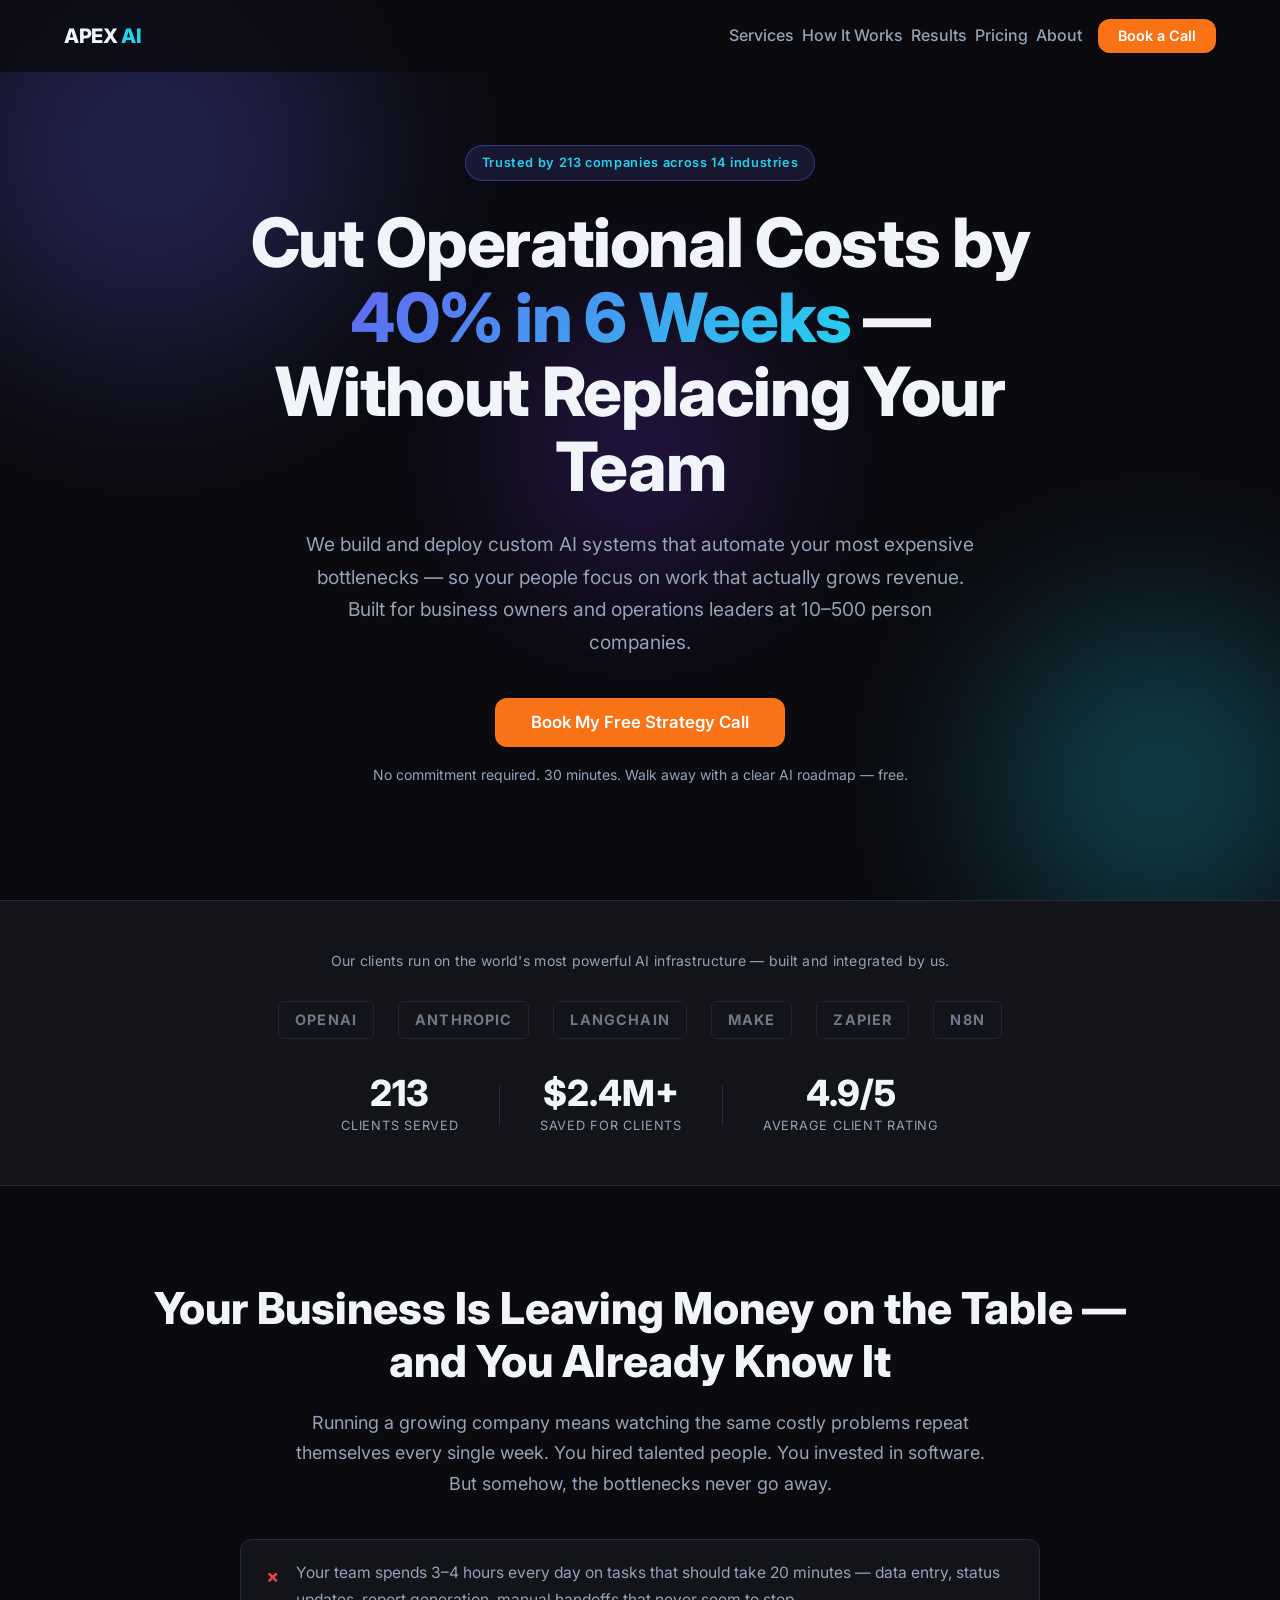
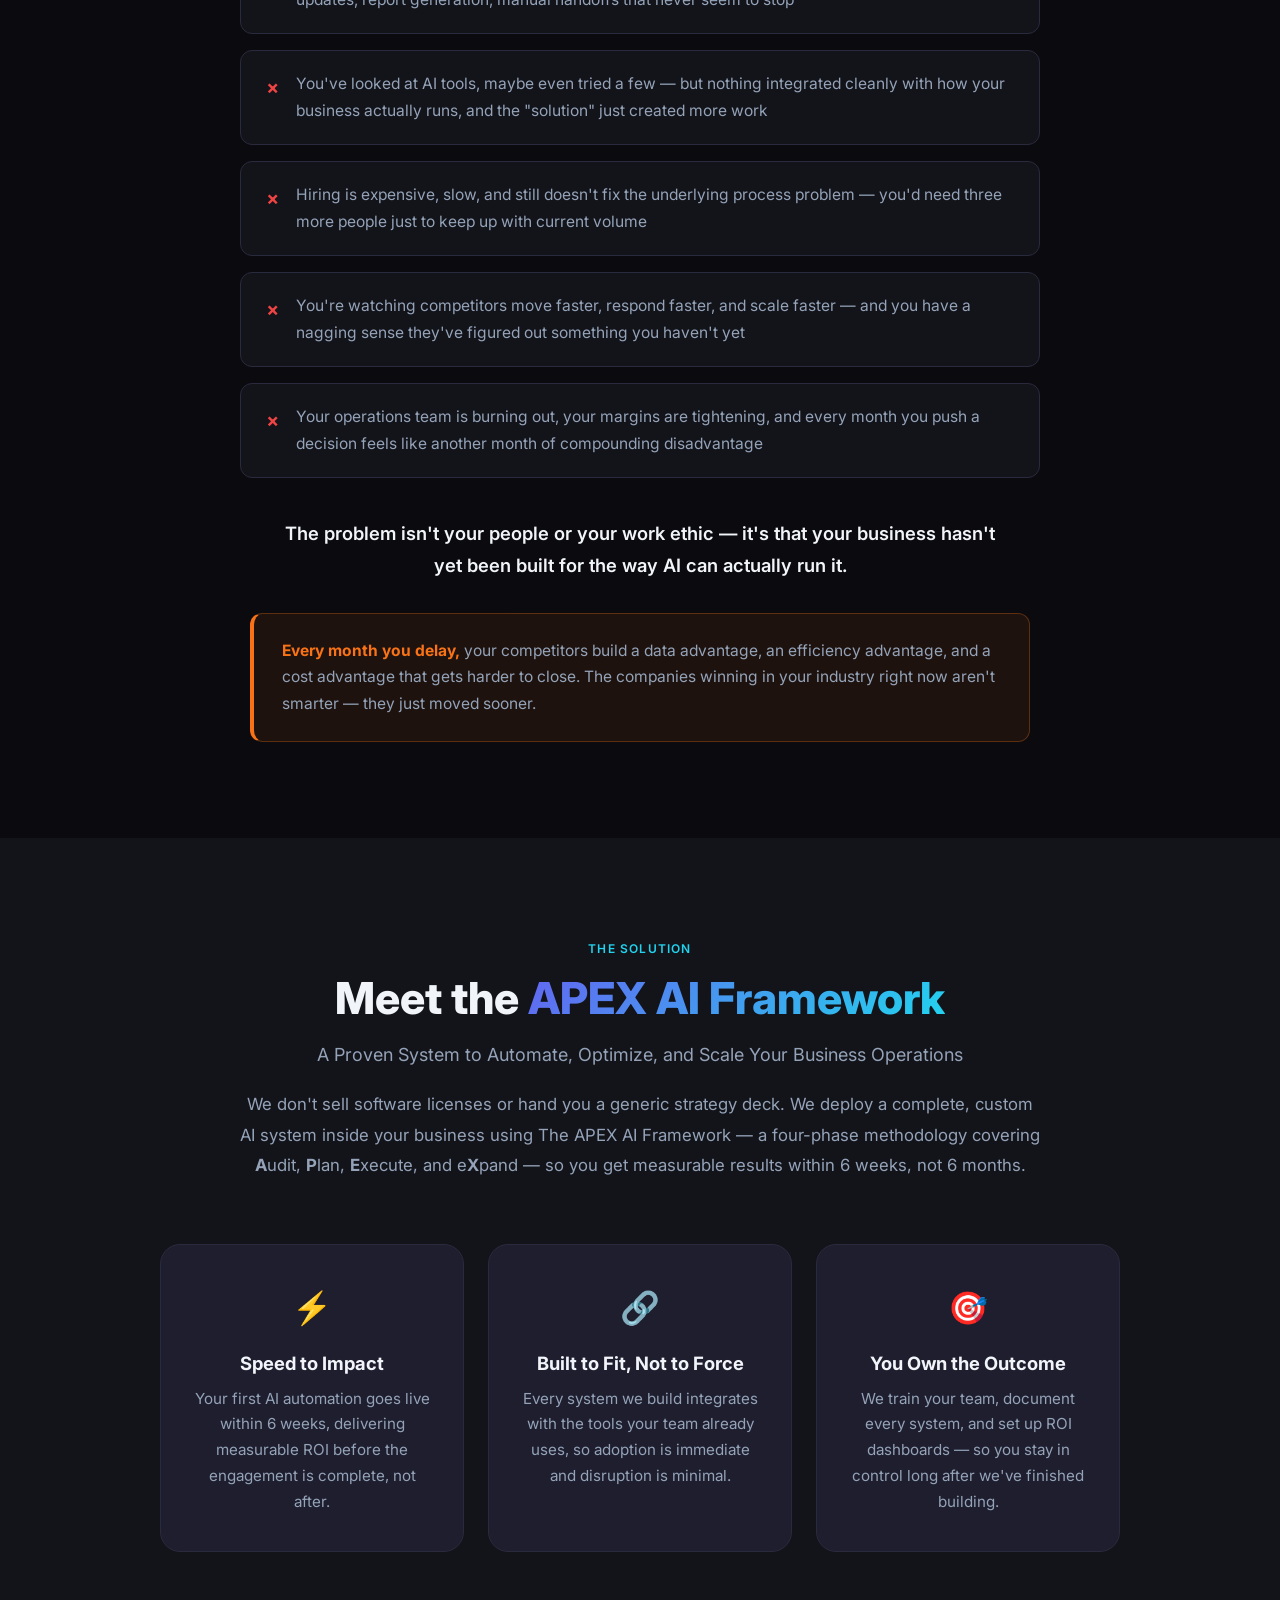
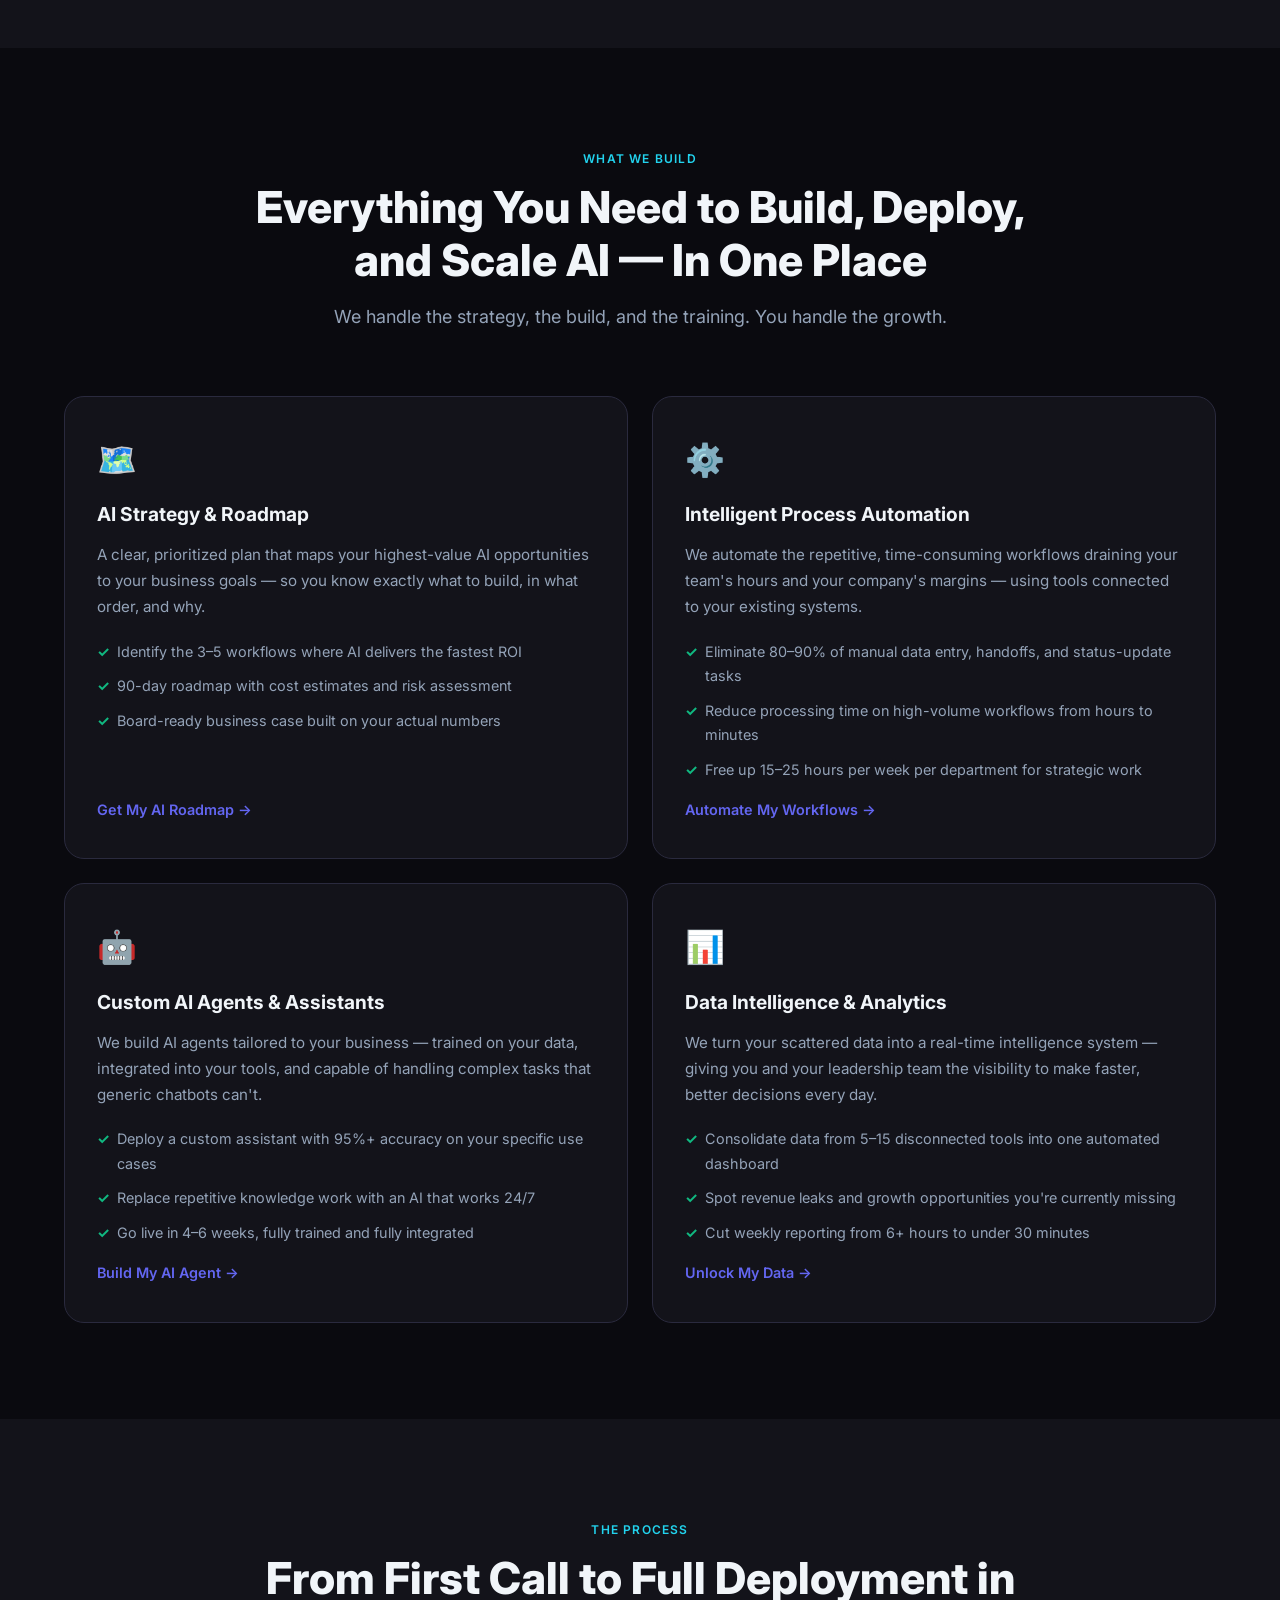
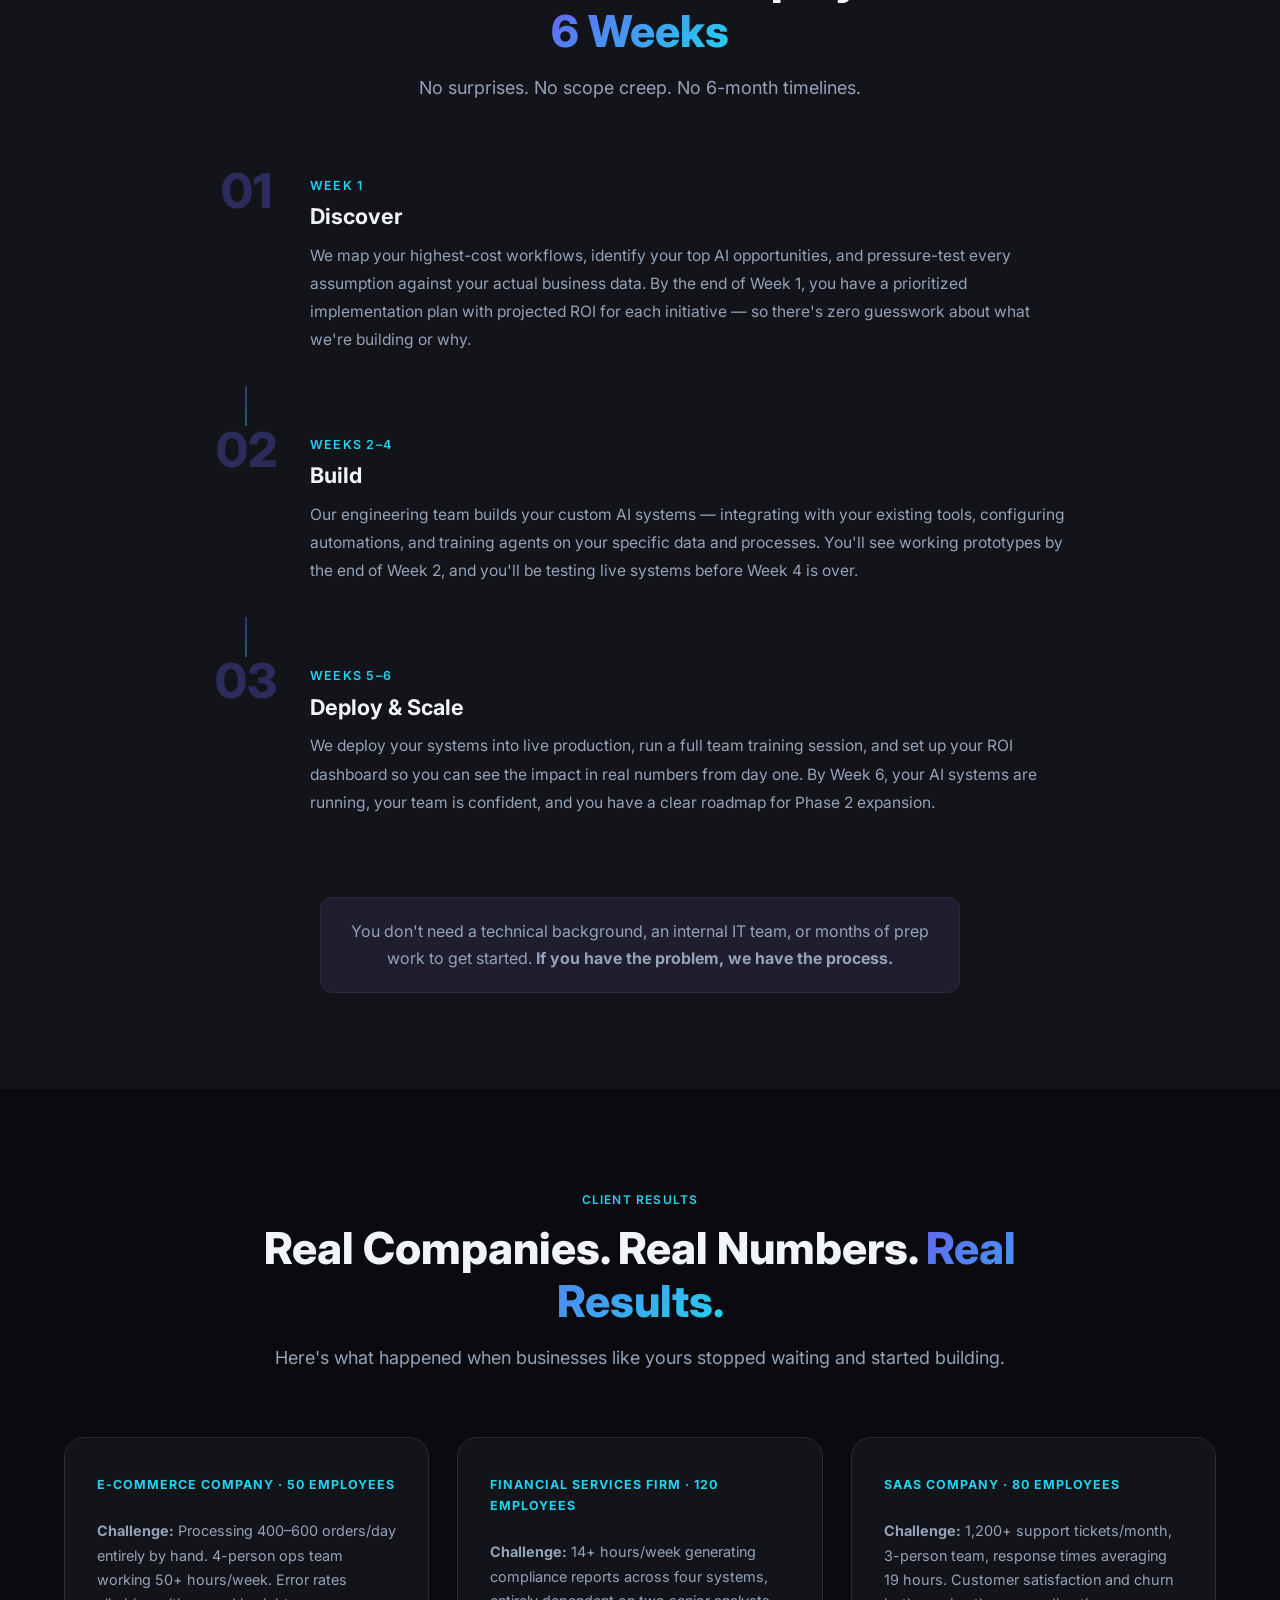
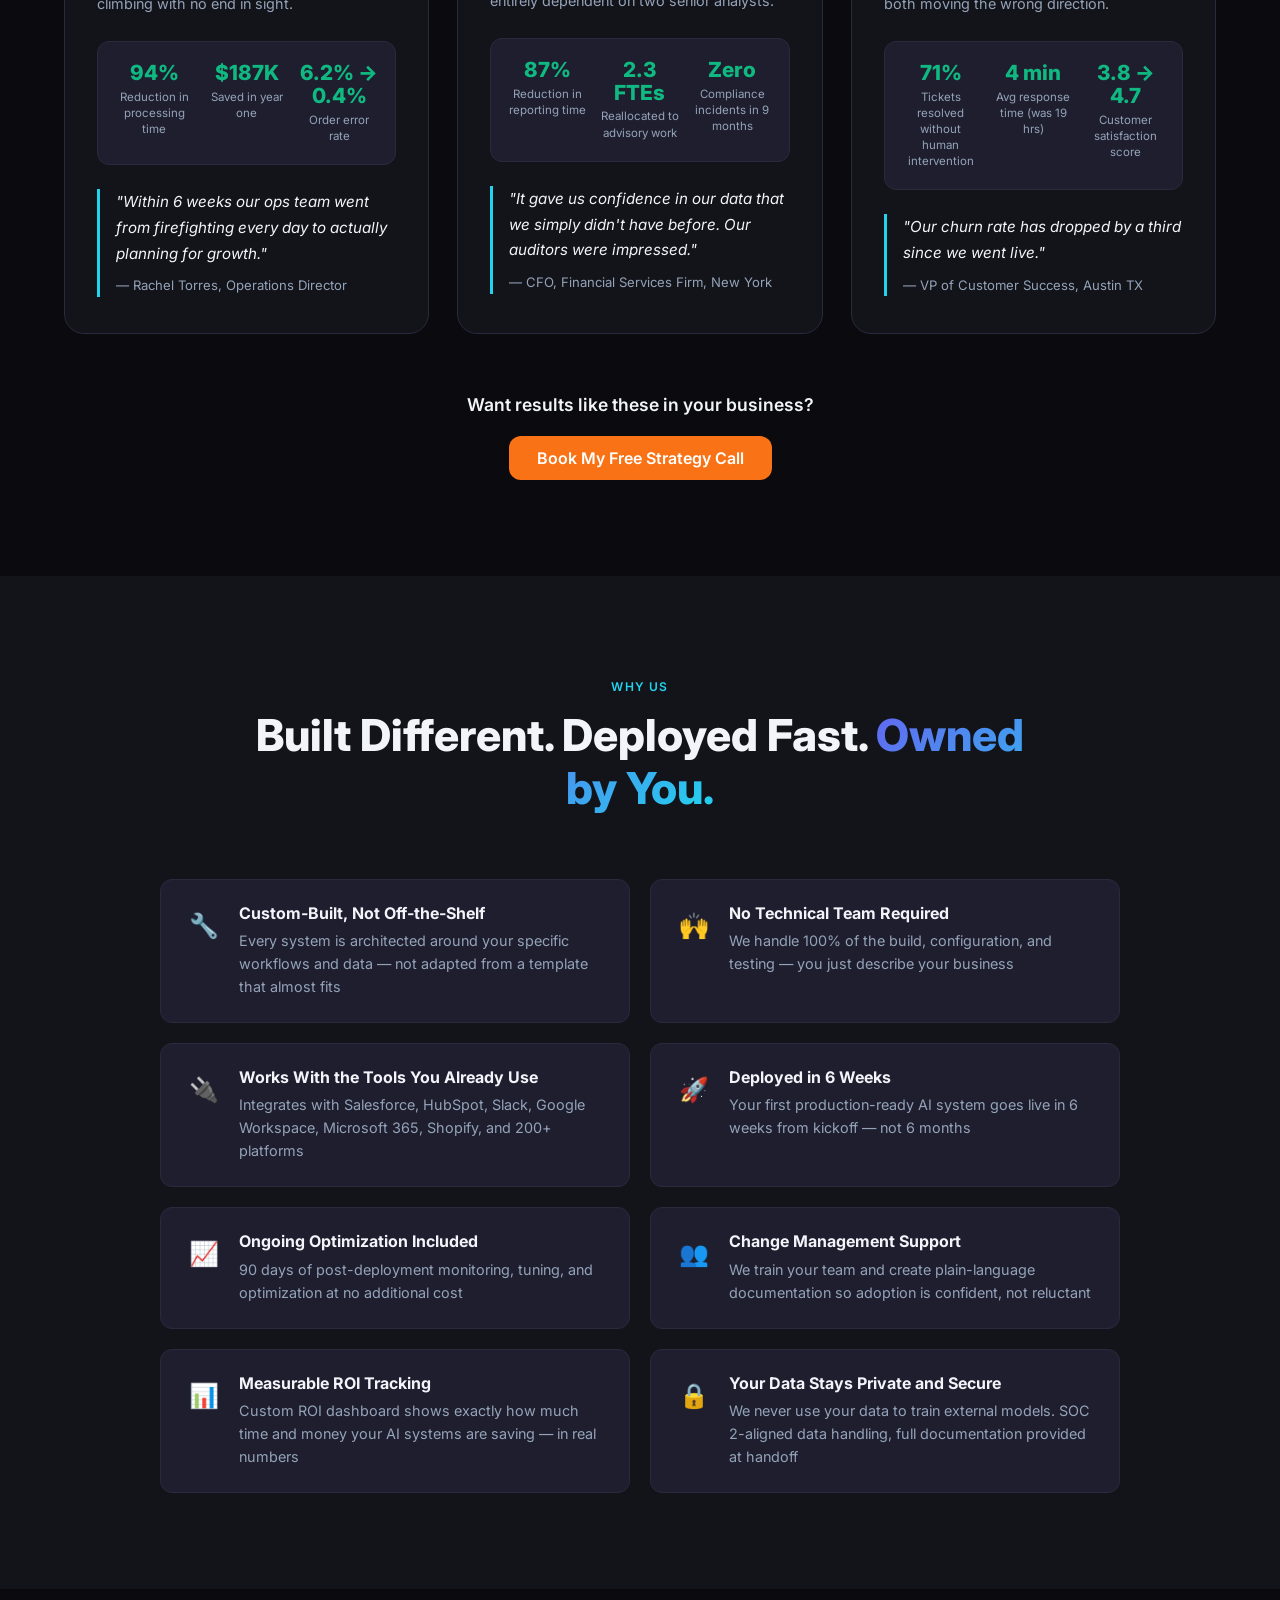
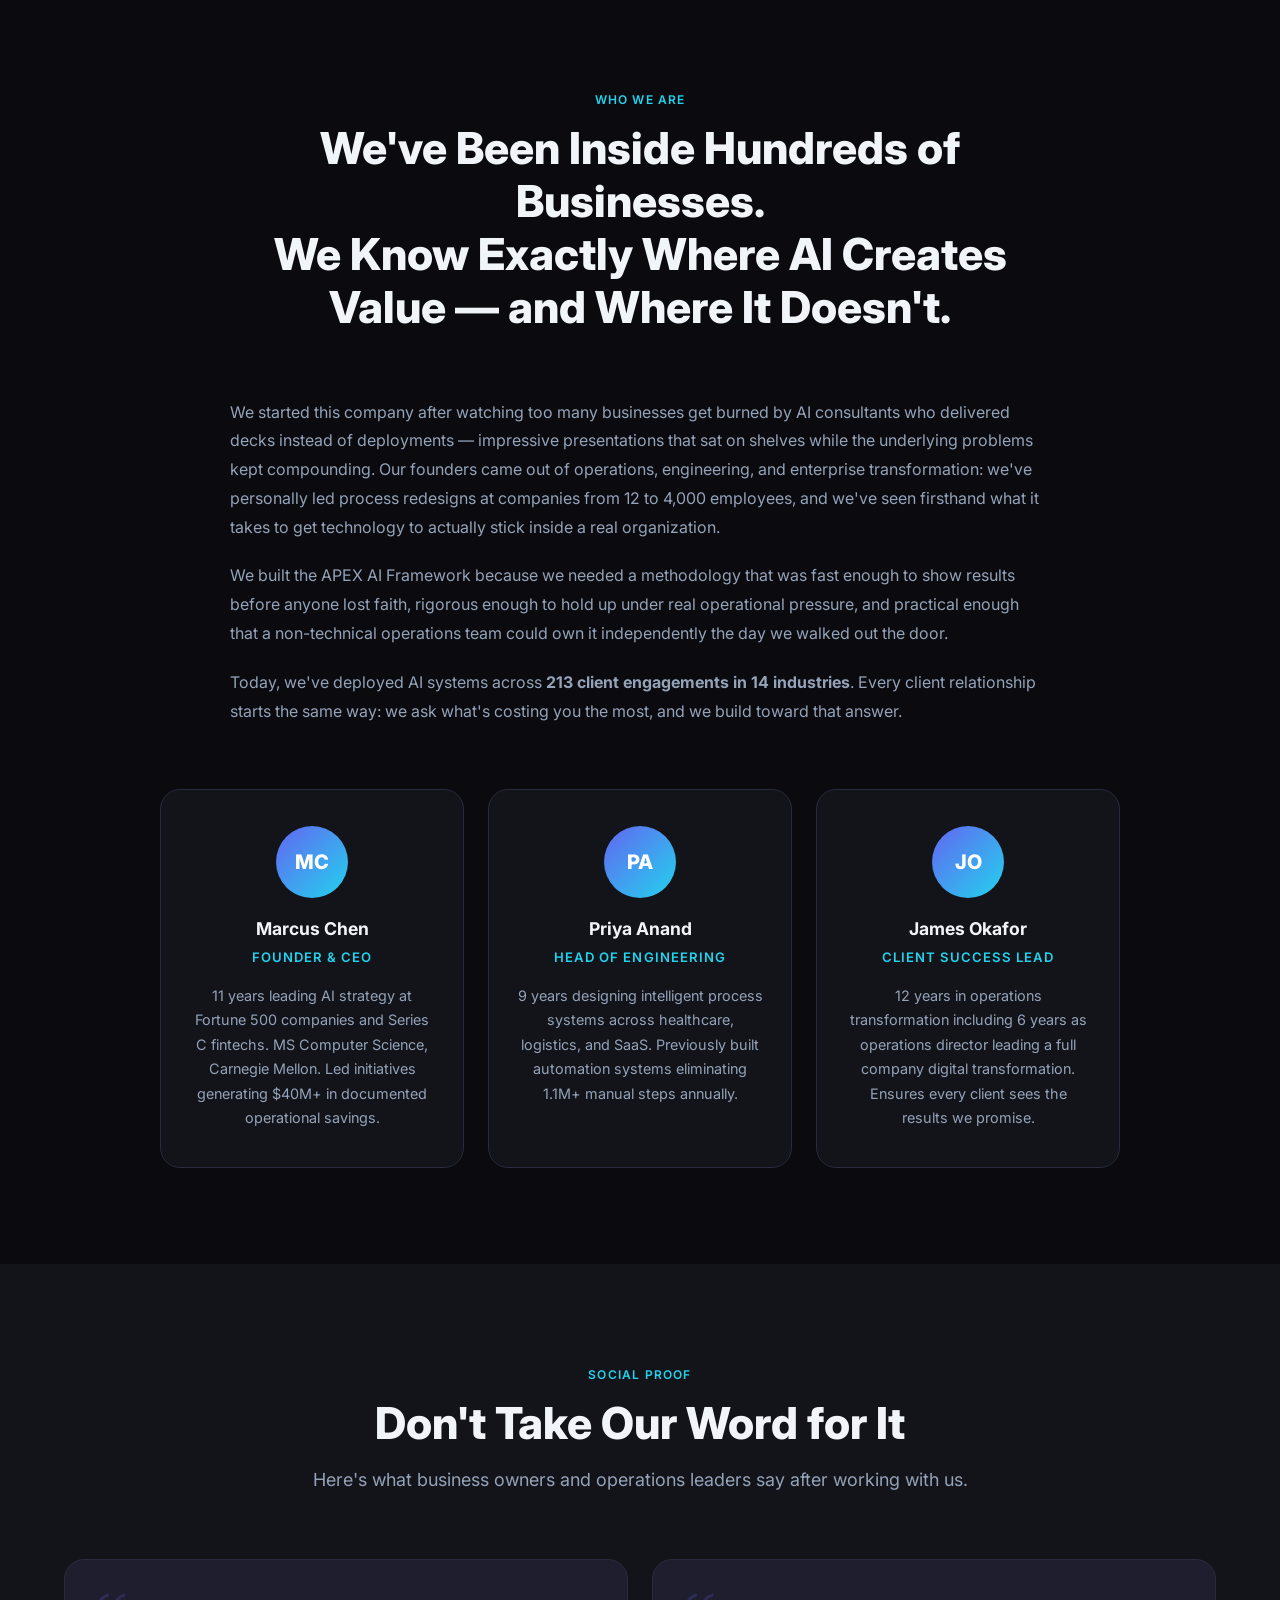
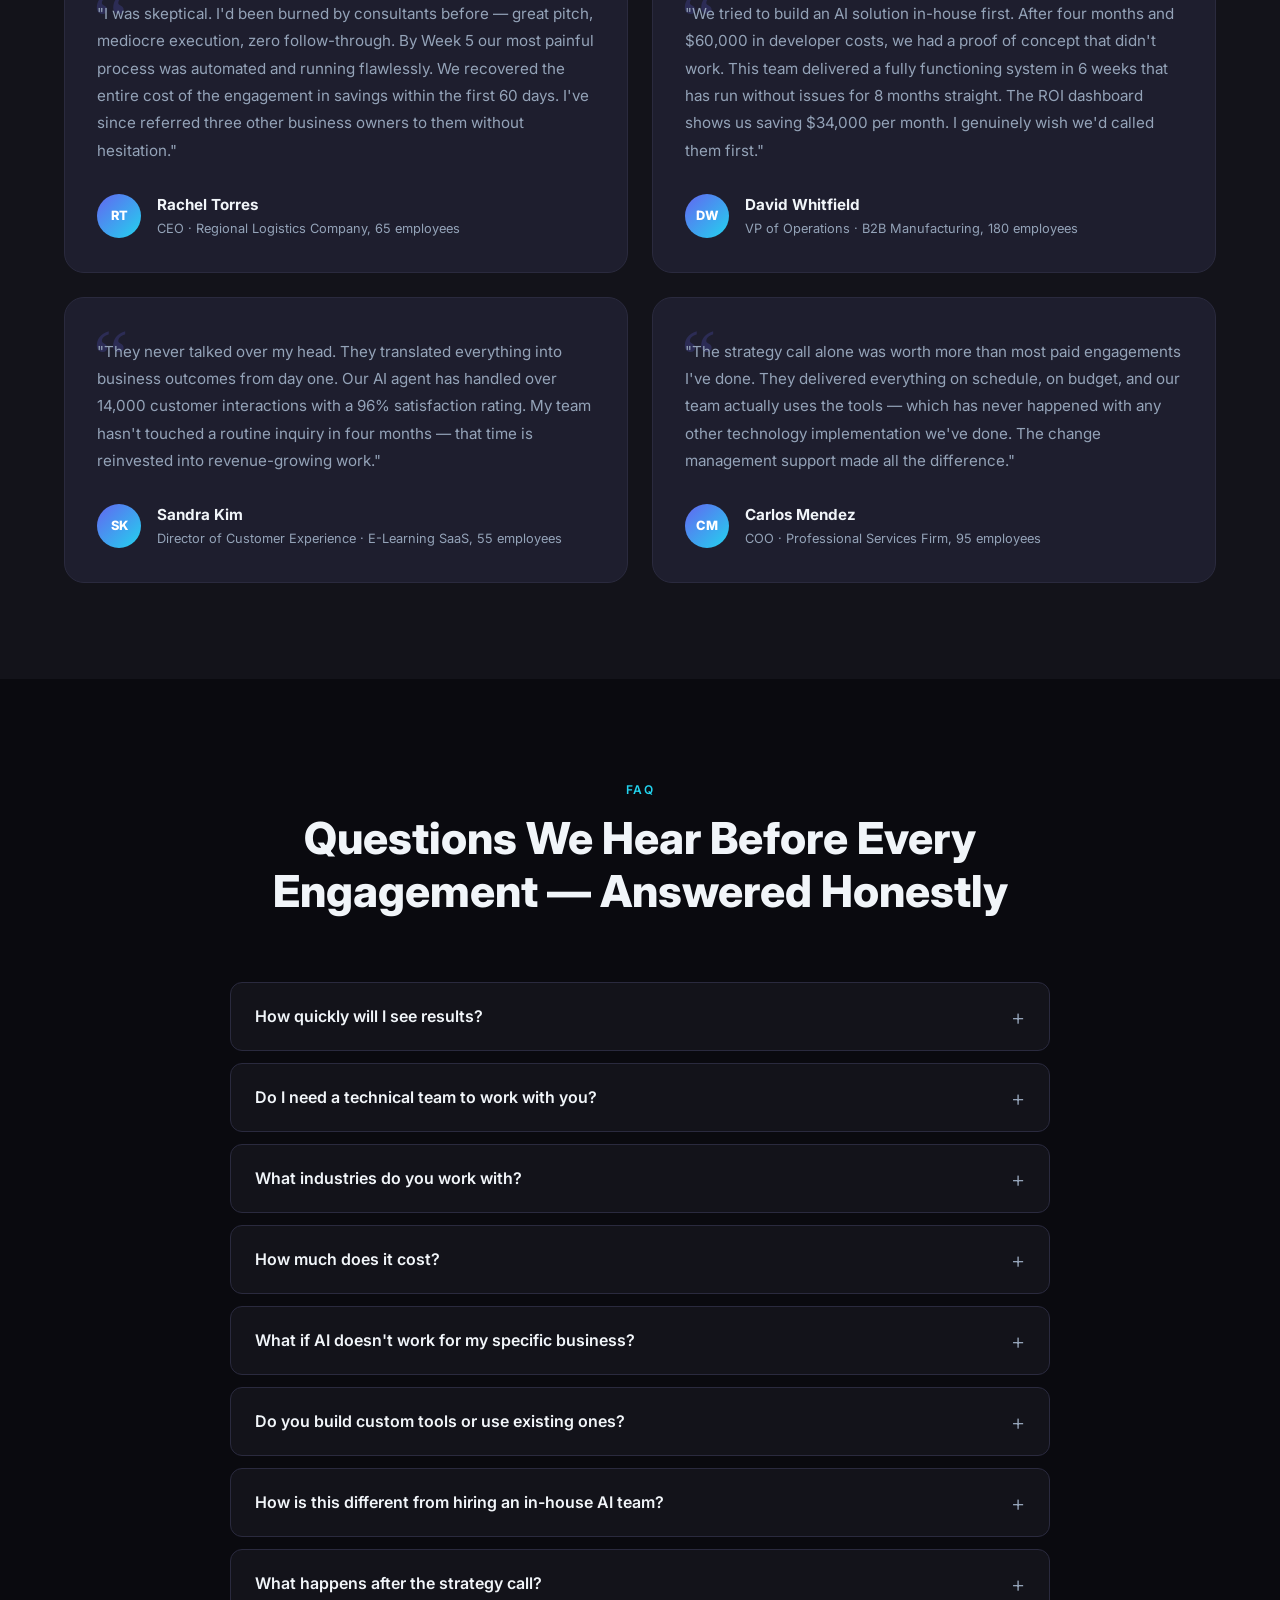
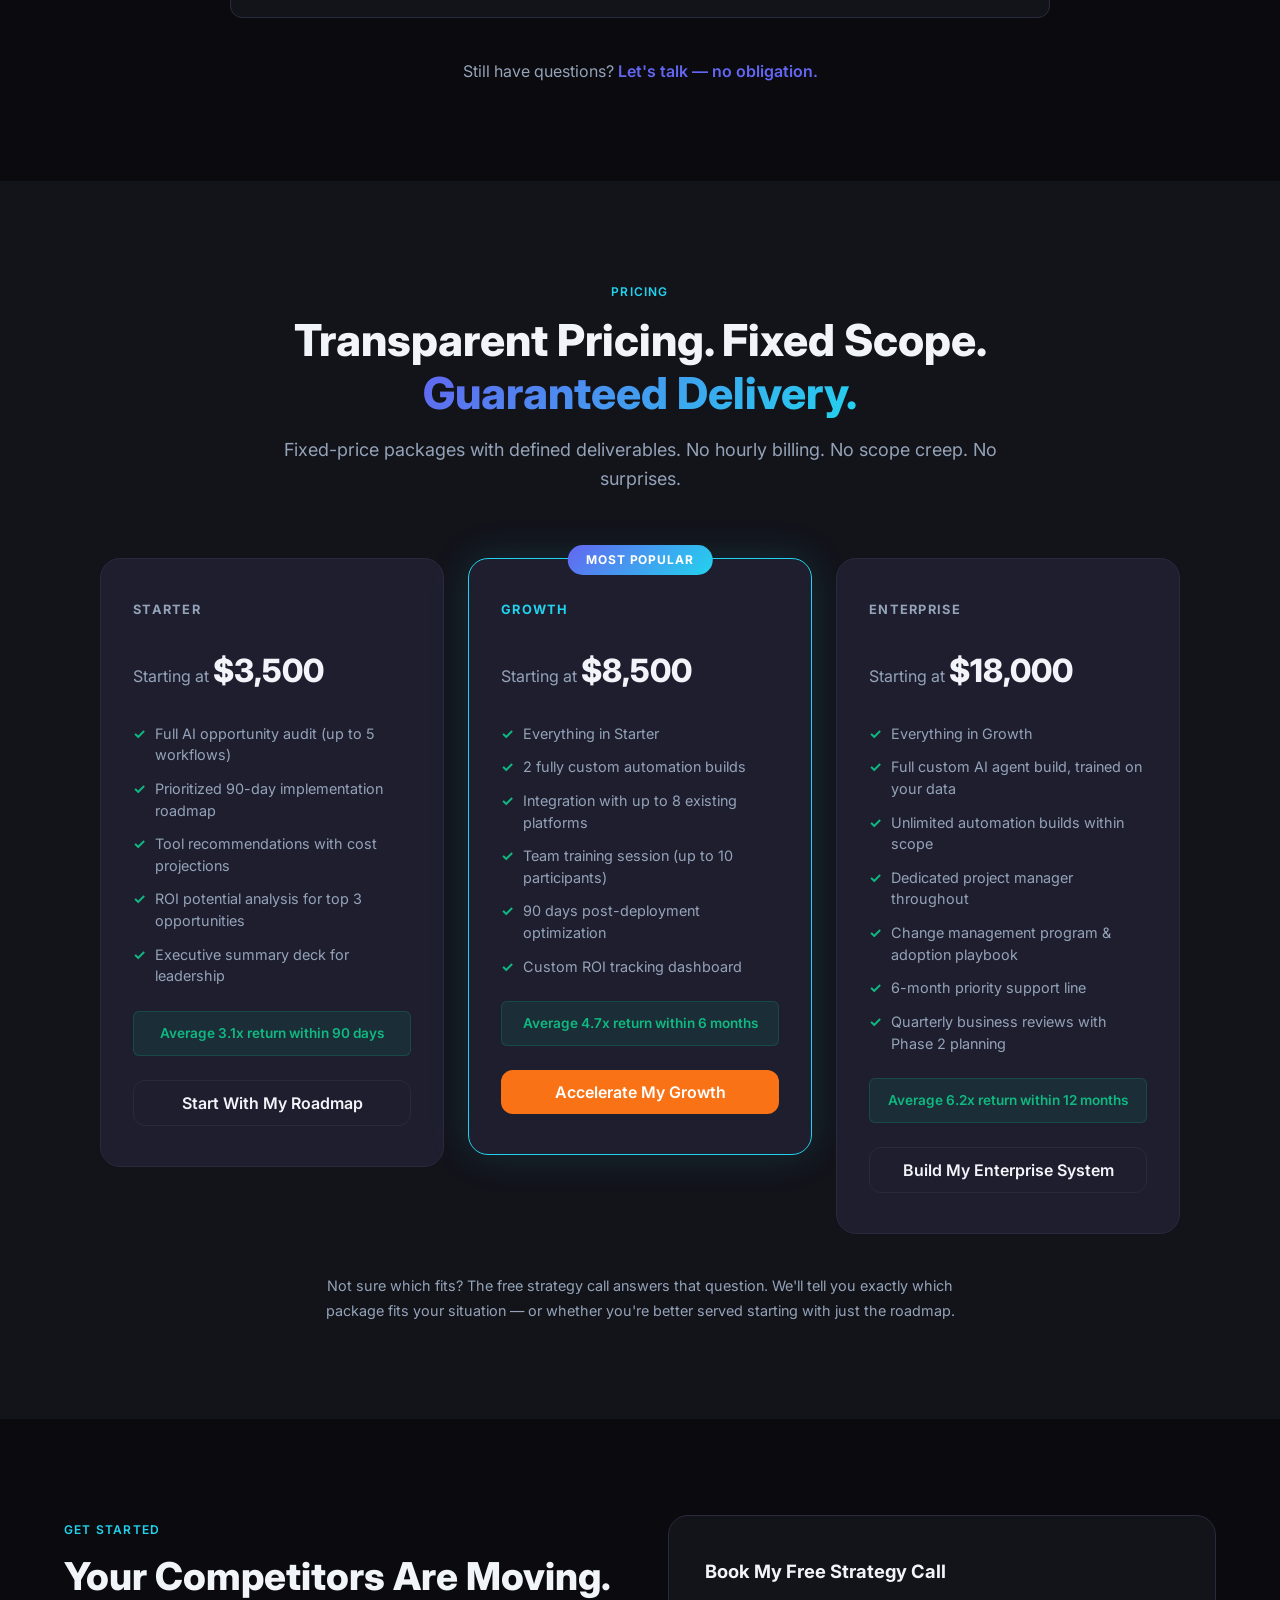
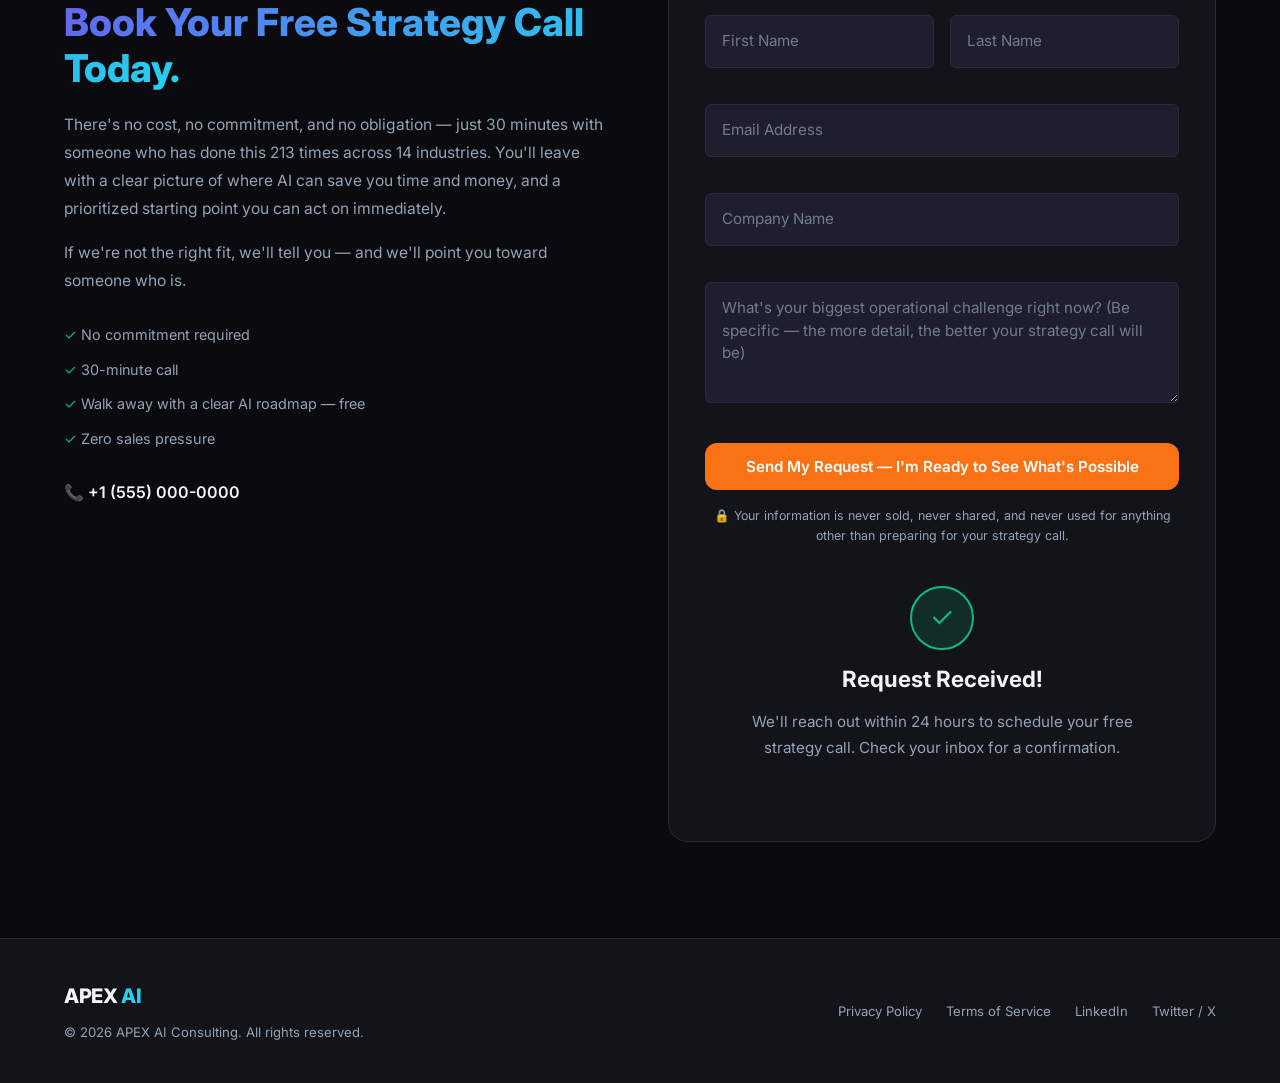
<file: app/index.html>
<!DOCTYPE html>
<html lang="en">
<head>
  <meta charset="UTF-8" />
  <meta name="viewport" content="width=device-width, initial-scale=1.0" />
  <meta name="description" content="APEX AI Consulting — We build and deploy custom AI systems that cut operational costs by 40% in 6 weeks. Strategy, automation, and custom AI agents for 10–500 person companies." />
  <meta property="og:title" content="APEX AI Consulting — Cut Operational Costs by 40% in 6 Weeks" />
  <meta property="og:description" content="Custom AI systems that automate your most expensive bottlenecks. Built for business owners and operations leaders." />
  <title>APEX AI Consulting — Cut Operational Costs by 40% in 6 Weeks</title>
  <link rel="preconnect" href="https://fonts.googleapis.com" />
  <link rel="preconnect" href="https://fonts.gstatic.com" crossorigin />
  <link href="https://fonts.googleapis.com/css2?family=Inter:wght@400;500;600;700;800&display=swap" rel="stylesheet" />
  <link rel="stylesheet" href="styles.css" />
</head>
<body>

  <!-- NAVIGATION -->
  <nav class="nav" id="main-nav">
    <div class="container nav__inner">
      <a href="#hero" class="nav__logo">APEX <span>AI</span></a>
      <ul class="nav__menu" id="nav-menu">
        <li><a href="#services" class="nav__link">Services</a></li>
        <li><a href="#process" class="nav__link">How It Works</a></li>
        <li><a href="#results" class="nav__link">Results</a></li>
        <li><a href="#pricing" class="nav__link">Pricing</a></li>
        <li><a href="#about" class="nav__link">About</a></li>
        <li><a href="#contact" class="btn btn-cta nav__cta">Book a Call</a></li>
      </ul>
      <button class="nav__toggle" id="nav-toggle" aria-label="Toggle navigation">
        <span></span><span></span><span></span>
      </button>
    </div>
  </nav>

  <main>

    <!-- SECTION 1: HERO -->
    <section class="section-hero" id="hero">
      <div class="hero__orb hero__orb--1"></div>
      <div class="hero__orb hero__orb--2"></div>
      <div class="hero__orb hero__orb--3"></div>
      <div class="container hero__content">
        <div class="hero__badge fade-in">Trusted by 213 companies across 14 industries</div>
        <h1 class="hero__headline fade-in">
          Cut Operational Costs by <span class="text-gradient">40% in 6 Weeks</span> —<br class="br-desktop" /> Without Replacing Your Team
        </h1>
        <p class="hero__sub fade-in">
          We build and deploy custom AI systems that automate your most expensive bottlenecks — so your people focus on work that actually grows revenue. Built for business owners and operations leaders at 10–500 person companies.
        </p>
        <div class="hero__actions fade-in">
          <a href="#contact" class="btn btn-cta">Book My Free Strategy Call</a>
          <p class="hero__nudge">No commitment required. 30 minutes. Walk away with a clear AI roadmap — free.</p>
        </div>
      </div>
    </section>

    <!-- SECTION 2: TRUST BAR -->
    <section class="section-trust" id="trust">
      <div class="container">
        <p class="trust__label">Our clients run on the world's most powerful AI infrastructure — built and integrated by us.</p>
        <div class="trust__partners">
          <span class="trust__partner">OpenAI</span>
          <span class="trust__partner">Anthropic</span>
          <span class="trust__partner">LangChain</span>
          <span class="trust__partner">Make</span>
          <span class="trust__partner">Zapier</span>
          <span class="trust__partner">n8n</span>
        </div>
        <div class="trust__stats">
          <div class="trust-stat fade-in">
            <span class="trust-stat__number">213</span>
            <span class="trust-stat__label">Clients Served</span>
          </div>
          <div class="trust-stat__divider"></div>
          <div class="trust-stat fade-in">
            <span class="trust-stat__number">$2.4M+</span>
            <span class="trust-stat__label">Saved for Clients</span>
          </div>
          <div class="trust-stat__divider"></div>
          <div class="trust-stat fade-in">
            <span class="trust-stat__number">4.9/5</span>
            <span class="trust-stat__label">Average Client Rating</span>
          </div>
        </div>
      </div>
    </section>

    <!-- SECTION 3: PROBLEM -->
    <section class="section-problem" id="problem">
      <div class="container">
        <h2 class="section__headline fade-in">Your Business Is Leaving Money on the Table —<br class="br-desktop" /> and You Already Know It</h2>
        <p class="section__intro fade-in">Running a growing company means watching the same costly problems repeat themselves every single week. You hired talented people. You invested in software. But somehow, the bottlenecks never go away.</p>
        <ul class="problem__list fade-in">
          <li class="problem__item">
            <span class="problem__icon">✗</span>
            <span>Your team spends 3–4 hours every day on tasks that should take 20 minutes — data entry, status updates, report generation, manual handoffs that never seem to stop</span>
          </li>
          <li class="problem__item">
            <span class="problem__icon">✗</span>
            <span>You've looked at AI tools, maybe even tried a few — but nothing integrated cleanly with how your business actually runs, and the "solution" just created more work</span>
          </li>
          <li class="problem__item">
            <span class="problem__icon">✗</span>
            <span>Hiring is expensive, slow, and still doesn't fix the underlying process problem — you'd need three more people just to keep up with current volume</span>
          </li>
          <li class="problem__item">
            <span class="problem__icon">✗</span>
            <span>You're watching competitors move faster, respond faster, and scale faster — and you have a nagging sense they've figured out something you haven't yet</span>
          </li>
          <li class="problem__item">
            <span class="problem__icon">✗</span>
            <span>Your operations team is burning out, your margins are tightening, and every month you push a decision feels like another month of compounding disadvantage</span>
          </li>
        </ul>
        <p class="problem__pivot fade-in">The problem isn't your people or your work ethic — it's that your business hasn't yet been built for the way AI can actually run it.</p>
        <div class="problem__callout fade-in">
          <strong>Every month you delay,</strong> your competitors build a data advantage, an efficiency advantage, and a cost advantage that gets harder to close. The companies winning in your industry right now aren't smarter — they just moved sooner.
        </div>
      </div>
    </section>

    <!-- SECTION 4: SOLUTION -->
    <section class="section-solution" id="solution">
      <div class="container">
        <div class="solution__header fade-in">
          <span class="section-label">The Solution</span>
          <h2 class="section__headline">Meet the <span class="text-gradient">APEX AI Framework</span></h2>
          <p class="section__subheadline">A Proven System to Automate, Optimize, and Scale Your Business Operations</p>
          <p class="solution__body">We don't sell software licenses or hand you a generic strategy deck. We deploy a complete, custom AI system inside your business using The APEX AI Framework — a four-phase methodology covering <strong>A</strong>udit, <strong>P</strong>lan, <strong>E</strong>xecute, and e<strong>X</strong>pand — so you get measurable results within 6 weeks, not 6 months.</p>
        </div>
        <div class="solution__pillars">
          <div class="solution__pillar fade-in">
            <div class="pillar__icon">⚡</div>
            <h3 class="pillar__title">Speed to Impact</h3>
            <p class="pillar__desc">Your first AI automation goes live within 6 weeks, delivering measurable ROI before the engagement is complete, not after.</p>
          </div>
          <div class="solution__pillar fade-in">
            <div class="pillar__icon">🔗</div>
            <h3 class="pillar__title">Built to Fit, Not to Force</h3>
            <p class="pillar__desc">Every system we build integrates with the tools your team already uses, so adoption is immediate and disruption is minimal.</p>
          </div>
          <div class="solution__pillar fade-in">
            <div class="pillar__icon">🎯</div>
            <h3 class="pillar__title">You Own the Outcome</h3>
            <p class="pillar__desc">We train your team, document every system, and set up ROI dashboards — so you stay in control long after we've finished building.</p>
          </div>
        </div>
      </div>
    </section>

    <!-- SECTION 5: SERVICES -->
    <section class="section-services" id="services">
      <div class="container">
        <div class="section__header fade-in">
          <span class="section-label">What We Build</span>
          <h2 class="section__headline">Everything You Need to Build, Deploy, and Scale AI — In One Place</h2>
          <p class="section__subheadline">We handle the strategy, the build, and the training. You handle the growth.</p>
        </div>
        <div class="services__grid">
          <div class="service-card fade-in">
            <div class="service-card__icon">🗺️</div>
            <h3 class="service-card__title">AI Strategy &amp; Roadmap</h3>
            <p class="service-card__desc">A clear, prioritized plan that maps your highest-value AI opportunities to your business goals — so you know exactly what to build, in what order, and why.</p>
            <ul class="service-card__bullets">
              <li>Identify the 3–5 workflows where AI delivers the fastest ROI</li>
              <li>90-day roadmap with cost estimates and risk assessment</li>
              <li>Board-ready business case built on your actual numbers</li>
            </ul>
            <a href="#contact" class="service-card__cta">Get My AI Roadmap →</a>
          </div>
          <div class="service-card fade-in">
            <div class="service-card__icon">⚙️</div>
            <h3 class="service-card__title">Intelligent Process Automation</h3>
            <p class="service-card__desc">We automate the repetitive, time-consuming workflows draining your team's hours and your company's margins — using tools connected to your existing systems.</p>
            <ul class="service-card__bullets">
              <li>Eliminate 80–90% of manual data entry, handoffs, and status-update tasks</li>
              <li>Reduce processing time on high-volume workflows from hours to minutes</li>
              <li>Free up 15–25 hours per week per department for strategic work</li>
            </ul>
            <a href="#contact" class="service-card__cta">Automate My Workflows →</a>
          </div>
          <div class="service-card fade-in">
            <div class="service-card__icon">🤖</div>
            <h3 class="service-card__title">Custom AI Agents &amp; Assistants</h3>
            <p class="service-card__desc">We build AI agents tailored to your business — trained on your data, integrated into your tools, and capable of handling complex tasks that generic chatbots can't.</p>
            <ul class="service-card__bullets">
              <li>Deploy a custom assistant with 95%+ accuracy on your specific use cases</li>
              <li>Replace repetitive knowledge work with an AI that works 24/7</li>
              <li>Go live in 4–6 weeks, fully trained and fully integrated</li>
            </ul>
            <a href="#contact" class="service-card__cta">Build My AI Agent →</a>
          </div>
          <div class="service-card fade-in">
            <div class="service-card__icon">📊</div>
            <h3 class="service-card__title">Data Intelligence &amp; Analytics</h3>
            <p class="service-card__desc">We turn your scattered data into a real-time intelligence system — giving you and your leadership team the visibility to make faster, better decisions every day.</p>
            <ul class="service-card__bullets">
              <li>Consolidate data from 5–15 disconnected tools into one automated dashboard</li>
              <li>Spot revenue leaks and growth opportunities you're currently missing</li>
              <li>Cut weekly reporting from 6+ hours to under 30 minutes</li>
            </ul>
            <a href="#contact" class="service-card__cta">Unlock My Data →</a>
          </div>
        </div>
      </div>
    </section>

    <!-- SECTION 6: HOW IT WORKS -->
    <section class="section-process" id="process">
      <div class="container">
        <div class="section__header fade-in">
          <span class="section-label">The Process</span>
          <h2 class="section__headline">From First Call to Full Deployment in <span class="text-gradient">6 Weeks</span></h2>
          <p class="section__subheadline">No surprises. No scope creep. No 6-month timelines.</p>
        </div>
        <div class="process__steps">
          <div class="process__step fade-in">
            <div class="process__step-number">01</div>
            <div class="process__step-content">
              <div class="process__step-time">Week 1</div>
              <h3 class="process__step-title">Discover</h3>
              <p>We map your highest-cost workflows, identify your top AI opportunities, and pressure-test every assumption against your actual business data. By the end of Week 1, you have a prioritized implementation plan with projected ROI for each initiative — so there's zero guesswork about what we're building or why.</p>
            </div>
          </div>
          <div class="process__connector"></div>
          <div class="process__step fade-in">
            <div class="process__step-number">02</div>
            <div class="process__step-content">
              <div class="process__step-time">Weeks 2–4</div>
              <h3 class="process__step-title">Build</h3>
              <p>Our engineering team builds your custom AI systems — integrating with your existing tools, configuring automations, and training agents on your specific data and processes. You'll see working prototypes by the end of Week 2, and you'll be testing live systems before Week 4 is over.</p>
            </div>
          </div>
          <div class="process__connector"></div>
          <div class="process__step fade-in">
            <div class="process__step-number">03</div>
            <div class="process__step-content">
              <div class="process__step-time">Weeks 5–6</div>
              <h3 class="process__step-title">Deploy &amp; Scale</h3>
              <p>We deploy your systems into live production, run a full team training session, and set up your ROI dashboard so you can see the impact in real numbers from day one. By Week 6, your AI systems are running, your team is confident, and you have a clear roadmap for Phase 2 expansion.</p>
            </div>
          </div>
        </div>
        <p class="process__reassurance fade-in">You don't need a technical background, an internal IT team, or months of prep work to get started. <strong>If you have the problem, we have the process.</strong></p>
      </div>
    </section>

    <!-- SECTION 7: RESULTS -->
    <section class="section-results" id="results">
      <div class="container">
        <div class="section__header fade-in">
          <span class="section-label">Client Results</span>
          <h2 class="section__headline">Real Companies. Real Numbers. <span class="text-gradient">Real Results.</span></h2>
          <p class="section__subheadline">Here's what happened when businesses like yours stopped waiting and started building.</p>
        </div>
        <div class="results__grid">
          <article class="result-card fade-in">
            <div class="result-card__tag">E-Commerce Company · 50 Employees</div>
            <p class="result-card__challenge"><strong>Challenge:</strong> Processing 400–600 orders/day entirely by hand. 4-person ops team working 50+ hours/week. Error rates climbing with no end in sight.</p>
            <div class="results-metrics">
              <div class="results-metric">
                <span class="results-metric__value">94%</span>
                <span class="results-metric__label">Reduction in processing time</span>
              </div>
              <div class="results-metric">
                <span class="results-metric__value">$187K</span>
                <span class="results-metric__label">Saved in year one</span>
              </div>
              <div class="results-metric">
                <span class="results-metric__value">6.2% → 0.4%</span>
                <span class="results-metric__label">Order error rate</span>
              </div>
            </div>
            <blockquote class="result-card__quote">
              "Within 6 weeks our ops team went from firefighting every day to actually planning for growth."
              <cite>— Rachel Torres, Operations Director</cite>
            </blockquote>
          </article>
          <article class="result-card fade-in">
            <div class="result-card__tag">Financial Services Firm · 120 Employees</div>
            <p class="result-card__challenge"><strong>Challenge:</strong> 14+ hours/week generating compliance reports across four systems, entirely dependent on two senior analysts.</p>
            <div class="results-metrics">
              <div class="results-metric">
                <span class="results-metric__value">87%</span>
                <span class="results-metric__label">Reduction in reporting time</span>
              </div>
              <div class="results-metric">
                <span class="results-metric__value">2.3 FTEs</span>
                <span class="results-metric__label">Reallocated to advisory work</span>
              </div>
              <div class="results-metric">
                <span class="results-metric__value">Zero</span>
                <span class="results-metric__label">Compliance incidents in 9 months</span>
              </div>
            </div>
            <blockquote class="result-card__quote">
              "It gave us confidence in our data that we simply didn't have before. Our auditors were impressed."
              <cite>— CFO, Financial Services Firm, New York</cite>
            </blockquote>
          </article>
          <article class="result-card fade-in">
            <div class="result-card__tag">SaaS Company · 80 Employees</div>
            <p class="result-card__challenge"><strong>Challenge:</strong> 1,200+ support tickets/month, 3-person team, response times averaging 19 hours. Customer satisfaction and churn both moving the wrong direction.</p>
            <div class="results-metrics">
              <div class="results-metric">
                <span class="results-metric__value">71%</span>
                <span class="results-metric__label">Tickets resolved without human intervention</span>
              </div>
              <div class="results-metric">
                <span class="results-metric__value">4 min</span>
                <span class="results-metric__label">Avg response time (was 19 hrs)</span>
              </div>
              <div class="results-metric">
                <span class="results-metric__value">3.8 → 4.7</span>
                <span class="results-metric__label">Customer satisfaction score</span>
              </div>
            </div>
            <blockquote class="result-card__quote">
              "Our churn rate has dropped by a third since we went live."
              <cite>— VP of Customer Success, Austin TX</cite>
            </blockquote>
          </article>
        </div>
        <div class="results__cta fade-in">
          <p>Want results like these in your business?</p>
          <a href="#contact" class="btn btn-cta">Book My Free Strategy Call</a>
        </div>
      </div>
    </section>

    <!-- SECTION 8: BENEFITS -->
    <section class="section-benefits" id="benefits">
      <div class="container">
        <div class="section__header fade-in">
          <span class="section-label">Why Us</span>
          <h2 class="section__headline">Built Different. Deployed Fast. <span class="text-gradient">Owned by You.</span></h2>
        </div>
        <div class="benefits__grid">
          <div class="benefit-item fade-in">
            <div class="benefit-item__icon">🔧</div>
            <div>
              <h3 class="benefit-item__title">Custom-Built, Not Off-the-Shelf</h3>
              <p class="benefit-item__desc">Every system is architected around your specific workflows and data — not adapted from a template that almost fits</p>
            </div>
          </div>
          <div class="benefit-item fade-in">
            <div class="benefit-item__icon">🙌</div>
            <div>
              <h3 class="benefit-item__title">No Technical Team Required</h3>
              <p class="benefit-item__desc">We handle 100% of the build, configuration, and testing — you just describe your business</p>
            </div>
          </div>
          <div class="benefit-item fade-in">
            <div class="benefit-item__icon">🔌</div>
            <div>
              <h3 class="benefit-item__title">Works With the Tools You Already Use</h3>
              <p class="benefit-item__desc">Integrates with Salesforce, HubSpot, Slack, Google Workspace, Microsoft 365, Shopify, and 200+ platforms</p>
            </div>
          </div>
          <div class="benefit-item fade-in">
            <div class="benefit-item__icon">🚀</div>
            <div>
              <h3 class="benefit-item__title">Deployed in 6 Weeks</h3>
              <p class="benefit-item__desc">Your first production-ready AI system goes live in 6 weeks from kickoff — not 6 months</p>
            </div>
          </div>
          <div class="benefit-item fade-in">
            <div class="benefit-item__icon">📈</div>
            <div>
              <h3 class="benefit-item__title">Ongoing Optimization Included</h3>
              <p class="benefit-item__desc">90 days of post-deployment monitoring, tuning, and optimization at no additional cost</p>
            </div>
          </div>
          <div class="benefit-item fade-in">
            <div class="benefit-item__icon">👥</div>
            <div>
              <h3 class="benefit-item__title">Change Management Support</h3>
              <p class="benefit-item__desc">We train your team and create plain-language documentation so adoption is confident, not reluctant</p>
            </div>
          </div>
          <div class="benefit-item fade-in">
            <div class="benefit-item__icon">📊</div>
            <div>
              <h3 class="benefit-item__title">Measurable ROI Tracking</h3>
              <p class="benefit-item__desc">Custom ROI dashboard shows exactly how much time and money your AI systems are saving — in real numbers</p>
            </div>
          </div>
          <div class="benefit-item fade-in">
            <div class="benefit-item__icon">🔒</div>
            <div>
              <h3 class="benefit-item__title">Your Data Stays Private and Secure</h3>
              <p class="benefit-item__desc">We never use your data to train external models. SOC 2-aligned data handling, full documentation provided at handoff</p>
            </div>
          </div>
        </div>
      </div>
    </section>

    <!-- SECTION 9: ABOUT -->
    <section class="section-about" id="about">
      <div class="container">
        <div class="section__header fade-in">
          <span class="section-label">Who We Are</span>
          <h2 class="section__headline">We've Been Inside Hundreds of Businesses.<br class="br-desktop" /> We Know Exactly Where AI Creates Value — and Where It Doesn't.</h2>
        </div>
        <div class="about__story fade-in">
          <p>We started this company after watching too many businesses get burned by AI consultants who delivered decks instead of deployments — impressive presentations that sat on shelves while the underlying problems kept compounding. Our founders came out of operations, engineering, and enterprise transformation: we've personally led process redesigns at companies from 12 to 4,000 employees, and we've seen firsthand what it takes to get technology to actually stick inside a real organization.</p>
          <p>We built the APEX AI Framework because we needed a methodology that was fast enough to show results before anyone lost faith, rigorous enough to hold up under real operational pressure, and practical enough that a non-technical operations team could own it independently the day we walked out the door.</p>
          <p>Today, we've deployed AI systems across <strong>213 client engagements in 14 industries</strong>. Every client relationship starts the same way: we ask what's costing you the most, and we build toward that answer.</p>
        </div>
        <div class="team__grid">
          <div class="team-card fade-in">
            <div class="team-card__avatar">MC</div>
            <h3 class="team-card__name">Marcus Chen</h3>
            <div class="team-card__title">Founder &amp; CEO</div>
            <p class="team-card__bio">11 years leading AI strategy at Fortune 500 companies and Series C fintechs. MS Computer Science, Carnegie Mellon. Led initiatives generating $40M+ in documented operational savings.</p>
          </div>
          <div class="team-card fade-in">
            <div class="team-card__avatar">PA</div>
            <h3 class="team-card__name">Priya Anand</h3>
            <div class="team-card__title">Head of Engineering</div>
            <p class="team-card__bio">9 years designing intelligent process systems across healthcare, logistics, and SaaS. Previously built automation systems eliminating 1.1M+ manual steps annually.</p>
          </div>
          <div class="team-card fade-in">
            <div class="team-card__avatar">JO</div>
            <h3 class="team-card__name">James Okafor</h3>
            <div class="team-card__title">Client Success Lead</div>
            <p class="team-card__bio">12 years in operations transformation including 6 years as operations director leading a full company digital transformation. Ensures every client sees the results we promise.</p>
          </div>
        </div>
      </div>
    </section>

    <!-- SECTION 10: TESTIMONIALS -->
    <section class="section-testimonials" id="testimonials">
      <div class="container">
        <div class="section__header fade-in">
          <span class="section-label">Social Proof</span>
          <h2 class="section__headline">Don't Take Our Word for It</h2>
          <p class="section__subheadline">Here's what business owners and operations leaders say after working with us.</p>
        </div>
        <div class="testimonials__grid">
          <div class="testimonial-card fade-in">
            <p class="testimonial-card__quote">"I was skeptical. I'd been burned by consultants before — great pitch, mediocre execution, zero follow-through. By Week 5 our most painful process was automated and running flawlessly. We recovered the entire cost of the engagement in savings within the first 60 days. I've since referred three other business owners to them without hesitation."</p>
            <div class="testimonial-card__author">
              <div class="testimonial-card__avatar">RT</div>
              <div>
                <div class="testimonial-card__name">Rachel Torres</div>
                <div class="testimonial-card__role">CEO · Regional Logistics Company, 65 employees</div>
              </div>
            </div>
          </div>
          <div class="testimonial-card fade-in">
            <p class="testimonial-card__quote">"We tried to build an AI solution in-house first. After four months and $60,000 in developer costs, we had a proof of concept that didn't work. This team delivered a fully functioning system in 6 weeks that has run without issues for 8 months straight. The ROI dashboard shows us saving $34,000 per month. I genuinely wish we'd called them first."</p>
            <div class="testimonial-card__author">
              <div class="testimonial-card__avatar">DW</div>
              <div>
                <div class="testimonial-card__name">David Whitfield</div>
                <div class="testimonial-card__role">VP of Operations · B2B Manufacturing, 180 employees</div>
              </div>
            </div>
          </div>
          <div class="testimonial-card fade-in">
            <p class="testimonial-card__quote">"They never talked over my head. They translated everything into business outcomes from day one. Our AI agent has handled over 14,000 customer interactions with a 96% satisfaction rating. My team hasn't touched a routine inquiry in four months — that time is reinvested into revenue-growing work."</p>
            <div class="testimonial-card__author">
              <div class="testimonial-card__avatar">SK</div>
              <div>
                <div class="testimonial-card__name">Sandra Kim</div>
                <div class="testimonial-card__role">Director of Customer Experience · E-Learning SaaS, 55 employees</div>
              </div>
            </div>
          </div>
          <div class="testimonial-card fade-in">
            <p class="testimonial-card__quote">"The strategy call alone was worth more than most paid engagements I've done. They delivered everything on schedule, on budget, and our team actually uses the tools — which has never happened with any other technology implementation we've done. The change management support made all the difference."</p>
            <div class="testimonial-card__author">
              <div class="testimonial-card__avatar">CM</div>
              <div>
                <div class="testimonial-card__name">Carlos Mendez</div>
                <div class="testimonial-card__role">COO · Professional Services Firm, 95 employees</div>
              </div>
            </div>
          </div>
        </div>
      </div>
    </section>

    <!-- SECTION 11: FAQ -->
    <section class="section-faq" id="faq">
      <div class="container">
        <div class="section__header fade-in">
          <span class="section-label">FAQ</span>
          <h2 class="section__headline">Questions We Hear Before Every Engagement — Answered Honestly</h2>
        </div>
        <div class="faq__list fade-in">
          <div class="faq-item">
            <button class="faq-question" aria-expanded="false">How quickly will I see results?</button>
            <div class="faq-answer">
              <p>Most clients see their first measurable time savings within 2–3 weeks of kickoff, when initial automations go live. Full deployment — including all systems, training, and your ROI dashboard — is complete by Week 6. We've designed the engagement so you see real, documented results before it ends, not 3 months after.</p>
            </div>
          </div>
          <div class="faq-item">
            <button class="faq-question" aria-expanded="false">Do I need a technical team to work with you?</button>
            <div class="faq-answer">
              <p>No. You need to be able to describe how your business works — what your team does, where the bottlenecks are, what tools you use. We handle 100% of the technical architecture, build, integration, and testing. Our most successful clients are business operators, not engineers.</p>
            </div>
          </div>
          <div class="faq-item">
            <button class="faq-question" aria-expanded="false">What industries do you work with?</button>
            <div class="faq-answer">
              <p>We've delivered engagements across 14 industries including e-commerce, financial services, SaaS, professional services (legal, accounting, consulting), healthcare operations, real estate, logistics, and manufacturing. Our methodology is built around workflows and business outcomes — if you process information, manage customers, or run repeatable operations, we can add value.</p>
            </div>
          </div>
          <div class="faq-item">
            <button class="faq-question" aria-expanded="false">How much does it cost?</button>
            <div class="faq-answer">
              <p>Our engagements start at $3,500 for a standalone AI Strategy &amp; Roadmap and range to $18,000+ for full custom AI implementation. Every engagement has a fixed scope and fixed price — no hourly billing, no surprise overages. See our pricing section for full package details.</p>
            </div>
          </div>
          <div class="faq-item">
            <button class="faq-question" aria-expanded="false">What if AI doesn't work for my specific business?</button>
            <div class="faq-answer">
              <p>We've never delivered an engagement where we couldn't identify meaningful AI opportunity — but we have recommended clients start smaller when the timing wasn't right. If we get on a strategy call and genuinely don't see a strong ROI case for your business, we'll tell you directly. Being honest with you is worth more to us than a single engagement.</p>
            </div>
          </div>
          <div class="faq-item">
            <button class="faq-question" aria-expanded="false">Do you build custom tools or use existing ones?</button>
            <div class="faq-answer">
              <p>Both — strategically. We build on proven, production-grade platforms (OpenAI, Anthropic, LangChain, Make, Zapier, n8n) rather than building from scratch where it isn't necessary. Where your needs require custom development, we build it. The goal is always the fastest path to a reliable, maintainable system your team can operate independently.</p>
            </div>
          </div>
          <div class="faq-item">
            <button class="faq-question" aria-expanded="false">How is this different from hiring an in-house AI team?</button>
            <div class="faq-answer">
              <p>A senior AI engineer costs $150,000–$220,000 per year in salary alone — before benefits or recruiting costs. You'd need 2–3 people to cover strategy, engineering, and change management. We deliver all three functions, with 213 engagements of experience, for a fraction of that cost and in a fraction of the time. When we're done, you own fully documented systems your team can manage independently.</p>
            </div>
          </div>
          <div class="faq-item">
            <button class="faq-question" aria-expanded="false">What happens after the strategy call?</button>
            <div class="faq-answer">
              <p>Within 24 hours of your strategy call, you'll receive a written summary of the AI opportunities we identified and our recommendation for next steps. If you'd like to move forward, we schedule a formal scoping session. There is no pressure and no hard close. The call is genuinely designed to give you value whether or not we work together.</p>
            </div>
          </div>
        </div>
        <p class="faq__soft-cta fade-in">Still have questions? <a href="#contact">Let's talk — no obligation.</a></p>
      </div>
    </section>

    <!-- SECTION 12: PRICING -->
    <section class="section-pricing" id="pricing">
      <div class="container">
        <div class="section__header fade-in">
          <span class="section-label">Pricing</span>
          <h2 class="section__headline">Transparent Pricing. Fixed Scope. <span class="text-gradient">Guaranteed Delivery.</span></h2>
          <p class="section__subheadline">Fixed-price packages with defined deliverables. No hourly billing. No scope creep. No surprises.</p>
        </div>
        <div class="pricing__grid">
          <div class="pricing-card fade-in">
            <div class="pricing-card__tier">Starter</div>
            <div class="pricing-card__price">Starting at <strong>$3,500</strong></div>
            <ul class="pricing-card__items">
              <li>Full AI opportunity audit (up to 5 workflows)</li>
              <li>Prioritized 90-day implementation roadmap</li>
              <li>Tool recommendations with cost projections</li>
              <li>ROI potential analysis for top 3 opportunities</li>
              <li>Executive summary deck for leadership</li>
            </ul>
            <div class="pricing-card__roi">Average 3.1x return within 90 days</div>
            <a href="#contact" class="btn btn-outline">Start With My Roadmap</a>
          </div>
          <div class="pricing-card pricing-card--featured fade-in">
            <div class="pricing-card__tier">Growth</div>
            <div class="pricing-card__price">Starting at <strong>$8,500</strong></div>
            <ul class="pricing-card__items">
              <li>Everything in Starter</li>
              <li>2 fully custom automation builds</li>
              <li>Integration with up to 8 existing platforms</li>
              <li>Team training session (up to 10 participants)</li>
              <li>90 days post-deployment optimization</li>
              <li>Custom ROI tracking dashboard</li>
            </ul>
            <div class="pricing-card__roi">Average 4.7x return within 6 months</div>
            <a href="#contact" class="btn btn-cta">Accelerate My Growth</a>
          </div>
          <div class="pricing-card fade-in">
            <div class="pricing-card__tier">Enterprise</div>
            <div class="pricing-card__price">Starting at <strong>$18,000</strong></div>
            <ul class="pricing-card__items">
              <li>Everything in Growth</li>
              <li>Full custom AI agent build, trained on your data</li>
              <li>Unlimited automation builds within scope</li>
              <li>Dedicated project manager throughout</li>
              <li>Change management program &amp; adoption playbook</li>
              <li>6-month priority support line</li>
              <li>Quarterly business reviews with Phase 2 planning</li>
            </ul>
            <div class="pricing-card__roi">Average 6.2x return within 12 months</div>
            <a href="#contact" class="btn btn-outline">Build My Enterprise System</a>
          </div>
        </div>
        <p class="pricing__note fade-in">Not sure which fits? The free strategy call answers that question. We'll tell you exactly which package fits your situation — or whether you're better served starting with just the roadmap.</p>
      </div>
    </section>

    <!-- SECTION 13: CONTACT / FINAL CTA -->
    <section class="section-contact" id="contact">
      <div class="container">
        <div class="contact__grid">
          <div class="contact__copy fade-in">
            <span class="section-label">Get Started</span>
            <h2 class="section__headline">Your Competitors Are Moving.<br /><span class="text-gradient">Book Your Free Strategy Call Today.</span></h2>
            <p>There's no cost, no commitment, and no obligation — just 30 minutes with someone who has done this 213 times across 14 industries. You'll leave with a clear picture of where AI can save you time and money, and a prioritized starting point you can act on immediately.</p>
            <p>If we're not the right fit, we'll tell you — and we'll point you toward someone who is.</p>
            <div class="contact__trust">
              <div class="contact__trust-item">✓ No commitment required</div>
              <div class="contact__trust-item">✓ 30-minute call</div>
              <div class="contact__trust-item">✓ Walk away with a clear AI roadmap — free</div>
              <div class="contact__trust-item">✓ Zero sales pressure</div>
            </div>
            <a href="tel:+15550000000" class="contact__phone">📞 +1 (555) 000-0000</a>
          </div>
          <div class="contact__form-wrap fade-in">
            <div class="contact__form-header">Book My Free Strategy Call</div>
            <form class="contact-form" id="contact-form" method="POST" action="https://formspree.io/f/YOUR_FORM_ID" novalidate>
              <div class="form-row">
                <div class="form-group">
                  <input type="text" name="firstName" id="firstName" placeholder="First Name" required autocomplete="given-name" />
                  <span class="form-error" id="error-firstName"></span>
                </div>
                <div class="form-group">
                  <input type="text" name="lastName" id="lastName" placeholder="Last Name" required autocomplete="family-name" />
                  <span class="form-error" id="error-lastName"></span>
                </div>
              </div>
              <div class="form-group">
                <input type="email" name="email" id="email" placeholder="Email Address" required autocomplete="email" />
                <span class="form-error" id="error-email"></span>
              </div>
              <div class="form-group">
                <input type="text" name="company" id="company" placeholder="Company Name" required autocomplete="organization" />
                <span class="form-error" id="error-company"></span>
              </div>
              <div class="form-group">
                <textarea name="challenge" id="challenge" rows="4" placeholder="What's your biggest operational challenge right now? (Be specific — the more detail, the better your strategy call will be)" required></textarea>
                <span class="form-error" id="error-challenge"></span>
              </div>
              <button type="submit" class="btn btn-cta form-submit">Send My Request — I'm Ready to See What's Possible</button>
              <p class="form-privacy">🔒 Your information is never sold, never shared, and never used for anything other than preparing for your strategy call.</p>
            </form>
            <div class="form-success" id="form-success" hidden>
              <div class="form-success__icon">✓</div>
              <h3>Request Received!</h3>
              <p>We'll reach out within 24 hours to schedule your free strategy call. Check your inbox for a confirmation.</p>
            </div>
          </div>
        </div>
      </div>
    </section>

  </main>

  <!-- FOOTER -->
  <footer class="footer">
    <div class="container footer__inner">
      <div class="footer__brand">
        <span class="nav__logo">APEX <span>AI</span></span>
        <p>© 2026 APEX AI Consulting. All rights reserved.</p>
      </div>
      <nav class="footer__links" aria-label="Footer navigation">
        <a href="#">Privacy Policy</a>
        <a href="#">Terms of Service</a>
        <a href="https://linkedin.com" target="_blank" rel="noopener">LinkedIn</a>
        <a href="https://twitter.com" target="_blank" rel="noopener">Twitter / X</a>
      </nav>
    </div>
  </footer>

  <script src="script.js"></script>
</body>
</html>
</file>
<file: styles.css>
/* ============================================================
   styles.css — AI Consulting Co Landing Page
   ============================================================ */

/* ============================================================
   1. CSS RESET + :ROOT VARIABLES
   ============================================================ */
:root {
  --color-bg:            #0a0a0f;
  --color-surface:       #13131a;
  --color-surface-2:     #1e1e2e;
  --color-primary:       #6366f1;
  --color-primary-hover: #4f46e5;
  --color-accent:        #22d3ee;
  --color-cta:           #f97316;
  --color-cta-hover:     #ea6c0a;
  --color-text:          #f1f5f9;
  --color-text-muted:    #94a3b8;
  --color-border:        #2a2a3e;
  --color-success:       #10b981;
  --radius-sm:           6px;
  --radius-md:           12px;
  --radius-lg:           20px;
  --shadow-card:         0 4px 24px rgba(0,0,0,0.4);
  --font-main:           'Inter', sans-serif;
  --transition:          0.2s ease;
}

*,
*::before,
*::after {
  box-sizing: border-box;
  margin: 0;
  padding: 0;
}

html {
  scroll-behavior: smooth;
  font-size: 16px;
}

/* ============================================================
   2. BASE STYLES
   ============================================================ */
body {
  background-color: var(--color-bg);
  color: var(--color-text);
  font-family: var(--font-main);
  font-size: 1rem;
  line-height: 1.7;
  -webkit-font-smoothing: antialiased;
  -moz-osx-font-smoothing: grayscale;
  overflow-x: hidden;
}

a {
  color: var(--color-primary);
  text-decoration: none;
  transition: color var(--transition);
}

a:hover {
  color: var(--color-accent);
}

img {
  max-width: 100%;
  height: auto;
  display: block;
}

ul {
  list-style: none;
}

h1, h2, h3, h4 {
  line-height: 1.2;
  font-weight: 700;
  color: var(--color-text);
}

p {
  color: var(--color-text-muted);
}

/* ============================================================
   3. UTILITY CLASSES
   ============================================================ */
.container {
  max-width: 1200px;
  margin: 0 auto;
  padding: 0 24px;
}

.section {
  padding: 100px 0;
}

.section__headline {
  font-size: clamp(1.75rem, 3.5vw, 2.75rem);
  font-weight: 800;
  text-align: center;
  margin-bottom: 20px;
  color: var(--color-text);
}

.section__subheadline {
  font-size: 1.125rem;
  text-align: center;
  color: var(--color-text-muted);
  max-width: 640px;
  margin: 0 auto 60px;
}

.section__intro {
  font-size: 1.1rem;
  text-align: center;
  color: var(--color-text-muted);
  max-width: 760px;
  margin: 0 auto 56px;
  line-height: 1.8;
}

.section-label {
  display: inline-block;
  background: rgba(99, 102, 241, 0.12);
  color: var(--color-accent);
  border: 1px solid rgba(34, 211, 238, 0.25);
  border-radius: 100px;
  padding: 6px 18px;
  font-size: 0.85rem;
  font-weight: 600;
  letter-spacing: 0.03em;
  text-transform: uppercase;
  margin-bottom: 28px;
}

.gradient-text {
  background: linear-gradient(135deg, var(--color-primary) 0%, var(--color-accent) 100%);
  -webkit-background-clip: text;
  -webkit-text-fill-color: transparent;
  background-clip: text;
}

/* Buttons */
.btn {
  display: inline-flex;
  align-items: center;
  justify-content: center;
  gap: 8px;
  padding: 14px 28px;
  border-radius: var(--radius-sm);
  font-family: var(--font-main);
  font-size: 0.95rem;
  font-weight: 600;
  cursor: pointer;
  border: none;
  text-decoration: none;
  transition: all var(--transition);
  white-space: nowrap;
  letter-spacing: 0.01em;
}

.btn--lg {
  padding: 18px 36px;
  font-size: 1.05rem;
  border-radius: var(--radius-md);
}

.btn--full {
  width: 100%;
}

.btn-primary {
  background: var(--color-primary);
  color: #fff;
}

.btn-primary:hover {
  background: var(--color-primary-hover);
  color: #fff;
  transform: translateY(-1px);
}

.btn-cta {
  background: var(--color-cta);
  color: #fff;
}

.btn-cta:hover {
  background: var(--color-cta-hover);
  color: #fff;
  transform: scale(1.02);
  box-shadow: 0 8px 32px rgba(249, 115, 22, 0.35);
}

.btn-outline {
  background: transparent;
  color: var(--color-text);
  border: 1px solid var(--color-border);
}

.btn-outline:hover {
  border-color: var(--color-primary);
  color: var(--color-primary);
  background: rgba(99, 102, 241, 0.08);
  transform: translateY(-1px);
}

/* Card base */
.card {
  background: var(--color-surface);
  border: 1px solid var(--color-border);
  border-radius: var(--radius-md);
  transition: border-color var(--transition), box-shadow var(--transition), transform var(--transition);
}

.card:hover {
  border-color: var(--color-primary);
  box-shadow: var(--shadow-card);
}

/* ============================================================
   4. NAVIGATION
   ============================================================ */
.nav {
  position: fixed;
  top: 0;
  left: 0;
  right: 0;
  width: 100%;
  z-index: 1000;
  background: rgba(10, 10, 15, 0.92);
  backdrop-filter: blur(12px);
  -webkit-backdrop-filter: blur(12px);
  border-bottom: 1px solid transparent;
  transition: border-color var(--transition), background var(--transition);
}

.nav.nav-scrolled {
  border-bottom-color: var(--color-border);
  background: rgba(10, 10, 15, 0.98);
}

.nav__inner {
  display: flex;
  align-items: center;
  justify-content: space-between;
  height: 68px;
}

.nav__logo {
  display: flex;
  align-items: center;
  gap: 10px;
  font-size: 1.1rem;
  font-weight: 700;
  color: var(--color-text);
  text-decoration: none;
  letter-spacing: -0.01em;
}

.nav__logo:hover {
  color: var(--color-accent);
}

.nav__logo-icon {
  font-size: 1.4rem;
  color: var(--color-primary);
}

.nav__menu {
  display: flex;
  align-items: center;
  gap: 4px;
}

.nav__link {
  color: var(--color-text-muted);
  font-size: 0.9rem;
  font-weight: 500;
  padding: 8px 12px;
  border-radius: var(--radius-sm);
  transition: color var(--transition), background var(--transition);
  text-decoration: none;
}

.nav__link:hover,
.nav__link.active {
  color: var(--color-accent);
  background: rgba(34, 211, 238, 0.06);
}

.nav__cta {
  margin-left: 12px;
  padding: 10px 20px;
  font-size: 0.9rem;
}

.nav__hamburger {
  display: none;
  background: none;
  border: none;
  color: var(--color-text);
  font-size: 1.5rem;
  cursor: pointer;
  padding: 8px;
  border-radius: var(--radius-sm);
  transition: color var(--transition);
  line-height: 1;
}

.nav__hamburger:hover {
  color: var(--color-accent);
}

/* ============================================================
   5. HERO SECTION
   ============================================================ */
.hero {
  position: relative;
  min-height: 100vh;
  display: flex;
  align-items: center;
  justify-content: center;
  text-align: center;
  overflow: hidden;
  background: radial-gradient(ellipse at 50% 0%, rgba(99, 102, 241, 0.12) 0%, transparent 60%),
              radial-gradient(ellipse at 80% 80%, rgba(34, 211, 238, 0.06) 0%, transparent 50%),
              var(--color-bg);
  padding: 120px 0 80px;
}

.hero__orb {
  position: absolute;
  border-radius: 50%;
  filter: blur(80px);
  pointer-events: none;
  animation: orb-float 8s ease-in-out infinite;
}

.hero__orb--1 {
  width: 500px;
  height: 500px;
  background: rgba(99, 102, 241, 0.15);
  top: -100px;
  left: -100px;
  animation-delay: 0s;
}

.hero__orb--2 {
  width: 400px;
  height: 400px;
  background: rgba(34, 211, 238, 0.1);
  bottom: -80px;
  right: -80px;
  animation-delay: -3s;
}

.hero__orb--3 {
  width: 300px;
  height: 300px;
  background: rgba(249, 115, 22, 0.07);
  top: 50%;
  left: 50%;
  transform: translate(-50%, -50%);
  animation-delay: -5s;
}

.hero__content {
  position: relative;
  z-index: 1;
  max-width: 860px;
  display: flex;
  flex-direction: column;
  align-items: center;
}

.hero__headline {
  font-size: clamp(2.2rem, 5vw, 3.75rem);
  font-weight: 800;
  letter-spacing: -0.02em;
  margin-bottom: 24px;
  line-height: 1.1;
}

.hero__subheadline {
  font-size: clamp(1rem, 1.8vw, 1.2rem);
  color: var(--color-text-muted);
  max-width: 700px;
  margin: 0 auto 40px;
  line-height: 1.75;
}

.hero__actions {
  margin-bottom: 20px;
}

.hero__nudge {
  font-size: 0.9rem;
  color: var(--color-text-muted);
  opacity: 0.8;
}

/* ============================================================
   6. TRUST BAR
   ============================================================ */
.trust {
  background: var(--color-surface);
  border-top: 1px solid var(--color-border);
  border-bottom: 1px solid var(--color-border);
  padding: 56px 0;
}

.trust__label {
  text-align: center;
  font-size: 0.9rem;
  color: var(--color-text-muted);
  margin-bottom: 32px;
  max-width: 600px;
  margin-left: auto;
  margin-right: auto;
}

.trust__partners {
  display: flex;
  align-items: center;
  justify-content: center;
  flex-wrap: wrap;
  gap: 12px 32px;
  margin-bottom: 48px;
  overflow-x: auto;
}

.trust__partner {
  font-size: 1rem;
  font-weight: 700;
  color: var(--color-text-muted);
  opacity: 0.55;
  letter-spacing: 0.04em;
  white-space: nowrap;
  transition: opacity var(--transition);
}

.trust__partner:hover {
  opacity: 1;
  color: var(--color-text);
}

.trust__stats {
  display: flex;
  align-items: center;
  justify-content: center;
  gap: 0;
  flex-wrap: wrap;
}

.trust-stat {
  display: flex;
  flex-direction: column;
  align-items: center;
  padding: 0 48px;
}

.trust-stat__number {
  font-size: 2.25rem;
  font-weight: 800;
  color: var(--color-text);
  line-height: 1;
  margin-bottom: 6px;
  background: linear-gradient(135deg, var(--color-text) 0%, var(--color-accent) 100%);
  -webkit-background-clip: text;
  -webkit-text-fill-color: transparent;
  background-clip: text;
}

.trust-stat__label {
  font-size: 0.85rem;
  color: var(--color-text-muted);
  font-weight: 500;
}

.trust-stat__divider {
  width: 1px;
  height: 48px;
  background: var(--color-border);
}

/* ============================================================
   7. PROBLEM SECTION
   ============================================================ */
.problem {
  background: var(--color-bg);
}

.problem__list {
  max-width: 800px;
  margin: 0 auto 48px;
  display: flex;
  flex-direction: column;
  gap: 16px;
}

.problem__item {
  display: flex;
  gap: 16px;
  align-items: flex-start;
  padding: 20px 24px;
  background: var(--color-surface);
  border: 1px solid var(--color-border);
  border-radius: var(--radius-md);
  font-size: 0.975rem;
  color: var(--color-text-muted);
  line-height: 1.7;
  transition: border-color var(--transition);
}

.problem__item:hover {
  border-color: rgba(249, 115, 22, 0.4);
}

.problem__icon {
  color: var(--color-cta);
  font-size: 0.5rem;
  margin-top: 8px;
  flex-shrink: 0;
}

.problem__pivot {
  max-width: 760px;
  margin: 0 auto;
  text-align: center;
}

.problem__pivot-text {
  font-size: 1.15rem;
  color: var(--color-text);
  font-weight: 500;
  margin-bottom: 20px;
  line-height: 1.7;
}

.problem__loss {
  font-size: 1rem;
  color: var(--color-cta);
  font-weight: 600;
  padding: 16px 24px;
  background: rgba(249, 115, 22, 0.08);
  border: 1px solid rgba(249, 115, 22, 0.2);
  border-radius: var(--radius-md);
}

/* ============================================================
   8. SOLUTION SECTION
   ============================================================ */
.solution {
  background: var(--color-surface);
  border-top: 1px solid var(--color-border);
  border-bottom: 1px solid var(--color-border);
}

.solution__pillars {
  display: grid;
  grid-template-columns: repeat(3, 1fr);
  gap: 24px;
  margin-top: 16px;
}

.solution__pillar {
  padding: 36px 32px;
  text-align: center;
}

.solution__pillar-icon {
  font-size: 2.5rem;
  margin-bottom: 20px;
  display: block;
}

.solution__pillar-title {
  font-size: 1.15rem;
  font-weight: 700;
  margin-bottom: 12px;
  color: var(--color-text);
}

.solution__pillar-body {
  font-size: 0.95rem;
  color: var(--color-text-muted);
  line-height: 1.7;
}

/* ============================================================
   9. SERVICES SECTION
   ============================================================ */
.services {
  background: var(--color-bg);
}

.services__grid {
  display: grid;
  grid-template-columns: repeat(2, 1fr);
  gap: 24px;
  margin-top: 16px;
}

.services__card {
  padding: 36px 32px;
  display: flex;
  flex-direction: column;
  gap: 0;
}

.services__card-label {
  font-size: 0.8rem;
  font-weight: 700;
  color: var(--color-primary);
  letter-spacing: 0.1em;
  margin-bottom: 14px;
  text-transform: uppercase;
}

.services__card-title {
  font-size: 1.3rem;
  font-weight: 700;
  color: var(--color-text);
  margin-bottom: 14px;
}

.services__card-body {
  font-size: 0.95rem;
  color: var(--color-text-muted);
  line-height: 1.7;
  margin-bottom: 20px;
}

.services__card-bullets {
  display: flex;
  flex-direction: column;
  gap: 10px;
  margin-bottom: 28px;
  flex-grow: 1;
}

.services__card-bullets li {
  font-size: 0.9rem;
  color: var(--color-text-muted);
  padding-left: 20px;
  position: relative;
  line-height: 1.6;
}

.services__card-bullets li::before {
  content: '→';
  position: absolute;
  left: 0;
  color: var(--color-accent);
  font-size: 0.85rem;
}

/* ============================================================
   10. HOW IT WORKS / PROCESS SECTION
   ============================================================ */
.process {
  background: var(--color-surface);
  border-top: 1px solid var(--color-border);
  border-bottom: 1px solid var(--color-border);
}

.process__steps {
  display: flex;
  flex-direction: row;
  align-items: flex-start;
  gap: 0;
  margin: 16px 0 48px;
  position: relative;
}

.process__step {
  flex: 1;
  display: flex;
  flex-direction: column;
  align-items: center;
  text-align: center;
  padding: 36px 28px;
  background: var(--color-surface-2);
  border: 1px solid var(--color-border);
  border-radius: var(--radius-md);
  transition: border-color var(--transition), transform var(--transition);
}

.process__step:hover {
  border-color: var(--color-primary);
  transform: translateY(-4px);
}

.process__step-num {
  width: 52px;
  height: 52px;
  border-radius: 50%;
  background: linear-gradient(135deg, var(--color-primary), var(--color-accent));
  display: flex;
  align-items: center;
  justify-content: center;
  font-size: 1.25rem;
  font-weight: 800;
  color: #fff;
  margin-bottom: 20px;
  flex-shrink: 0;
}

.process__step-title {
  font-size: 1.1rem;
  font-weight: 700;
  color: var(--color-text);
  margin-bottom: 12px;
}

.process__step-body {
  font-size: 0.9rem;
  color: var(--color-text-muted);
  line-height: 1.7;
}

.process__connector {
  width: 48px;
  flex-shrink: 0;
  height: 2px;
  background: linear-gradient(90deg, var(--color-primary), var(--color-accent));
  align-self: center;
  position: relative;
  margin-top: -24px;
}

.process__connector::after {
  content: '';
  position: absolute;
  right: -6px;
  top: -4px;
  width: 10px;
  height: 10px;
  border-right: 2px solid var(--color-accent);
  border-top: 2px solid var(--color-accent);
  transform: rotate(45deg);
}

.process__reassurance {
  text-align: center;
  font-size: 1.05rem;
  color: var(--color-text-muted);
  max-width: 680px;
  margin: 0 auto;
  padding: 24px 32px;
  background: rgba(99, 102, 241, 0.06);
  border: 1px solid rgba(99, 102, 241, 0.2);
  border-radius: var(--radius-md);
  font-style: italic;
}

/* ============================================================
   11. RESULTS SECTION
   ============================================================ */
.results {
  background: var(--color-bg);
}

.results__grid {
  display: grid;
  grid-template-columns: repeat(3, 1fr);
  gap: 24px;
  margin-bottom: 48px;
}

.results__case {
  padding: 32px 28px;
  display: flex;
  flex-direction: column;
  gap: 16px;
}

.results__case-header {
  display: flex;
  justify-content: space-between;
  align-items: center;
  flex-wrap: wrap;
  gap: 6px;
}

.results__case-type {
  font-size: 0.95rem;
  font-weight: 700;
  color: var(--color-text);
}

.results__case-size {
  font-size: 0.8rem;
  color: var(--color-text-muted);
  background: var(--color-surface-2);
  padding: 3px 10px;
  border-radius: 100px;
  border: 1px solid var(--color-border);
}

.results__challenge {
  font-size: 0.88rem;
  color: var(--color-text-muted);
  line-height: 1.6;
}

.results__challenge strong {
  color: var(--color-text);
}

.results-metrics {
  display: grid;
  grid-template-columns: repeat(3, 1fr);
  gap: 8px;
}

.results-metric {
  background: var(--color-surface-2);
  border: 1px solid var(--color-border);
  border-radius: var(--radius-sm);
  padding: 12px 8px;
  text-align: center;
}

.results-metric__value {
  display: block;
  font-size: 1.15rem;
  font-weight: 800;
  color: var(--color-accent);
  margin-bottom: 4px;
  line-height: 1.2;
}

.results-metric__label {
  display: block;
  font-size: 0.7rem;
  color: var(--color-text-muted);
  line-height: 1.4;
}

.results__quote {
  font-size: 0.9rem;
  color: var(--color-text-muted);
  font-style: italic;
  border-left: 3px solid var(--color-primary);
  padding-left: 16px;
  line-height: 1.6;
  margin-top: auto;
}

.results__quote cite {
  display: block;
  margin-top: 8px;
  font-size: 0.82rem;
  font-style: normal;
  color: var(--color-primary);
  font-weight: 600;
}

.results__cta {
  text-align: center;
}

/* ============================================================
   12. BENEFITS SECTION
   ============================================================ */
.benefits {
  background: var(--color-surface);
  border-top: 1px solid var(--color-border);
  border-bottom: 1px solid var(--color-border);
}

.benefits__grid {
  display: grid;
  grid-template-columns: repeat(2, 1fr);
  gap: 20px;
  margin-top: 16px;
}

.benefit__item {
  padding: 28px 28px;
  display: flex;
  gap: 20px;
  align-items: flex-start;
}

.benefit__icon {
  font-size: 1.75rem;
  flex-shrink: 0;
  margin-top: 2px;
}

.benefit__title {
  font-size: 1rem;
  font-weight: 700;
  color: var(--color-text);
  margin-bottom: 8px;
}

.benefit__body {
  font-size: 0.88rem;
  color: var(--color-text-muted);
  line-height: 1.65;
}

/* ============================================================
   13. ABOUT SECTION
   ============================================================ */
.about {
  background: var(--color-bg);
}

.about__story {
  font-size: 1.05rem;
  color: var(--color-text-muted);
  max-width: 800px;
  margin: 0 auto 60px;
  text-align: center;
  line-height: 1.8;
}

.about__team {
  display: grid;
  grid-template-columns: repeat(3, 1fr);
  gap: 24px;
}

.team-card {
  padding: 36px 28px;
  text-align: center;
}

.team-card__avatar {
  width: 72px;
  height: 72px;
  border-radius: 50%;
  background: linear-gradient(135deg, var(--color-primary), var(--color-accent));
  display: flex;
  align-items: center;
  justify-content: center;
  font-size: 1.2rem;
  font-weight: 800;
  color: #fff;
  margin: 0 auto 20px;
}

.team-card__name {
  font-size: 1.1rem;
  font-weight: 700;
  color: var(--color-text);
  margin-bottom: 4px;
}

.team-card__role {
  display: block;
  font-size: 0.85rem;
  color: var(--color-accent);
  font-weight: 600;
  margin-bottom: 16px;
}

.team-card__bio {
  font-size: 0.88rem;
  color: var(--color-text-muted);
  line-height: 1.65;
}

/* ============================================================
   14. TESTIMONIALS SECTION
   ============================================================ */
.testimonials {
  background: var(--color-surface);
  border-top: 1px solid var(--color-border);
  border-bottom: 1px solid var(--color-border);
}

.testimonials__grid {
  display: grid;
  grid-template-columns: repeat(2, 1fr);
  gap: 24px;
  margin-top: 16px;
}

.testimonial-card {
  padding: 36px 32px;
  position: relative;
  display: flex;
  flex-direction: column;
  gap: 24px;
}

.testimonial-card::before {
  content: '\201C';
  position: absolute;
  top: 16px;
  left: 28px;
  font-size: 5rem;
  color: var(--color-primary);
  opacity: 0.15;
  font-family: Georgia, serif;
  line-height: 1;
  pointer-events: none;
}

.testimonial-card__text {
  font-size: 0.95rem;
  color: var(--color-text-muted);
  line-height: 1.75;
  font-style: italic;
  position: relative;
  z-index: 1;
  flex-grow: 1;
}

.testimonial-card__author {
  display: flex;
  align-items: center;
  gap: 14px;
}

.testimonial-card__avatar {
  width: 44px;
  height: 44px;
  border-radius: 50%;
  background: linear-gradient(135deg, var(--color-primary), var(--color-accent));
  display: flex;
  align-items: center;
  justify-content: center;
  font-size: 0.8rem;
  font-weight: 700;
  color: #fff;
  flex-shrink: 0;
}

.testimonial-card__name {
  display: block;
  font-size: 0.95rem;
  font-weight: 700;
  color: var(--color-text);
  margin-bottom: 2px;
}

.testimonial-card__title {
  display: block;
  font-size: 0.8rem;
  color: var(--color-text-muted);
}

/* ============================================================
   15. FAQ SECTION
   ============================================================ */
.faq {
  background: var(--color-bg);
}

.faq__list {
  max-width: 800px;
  margin: 0 auto;
  display: flex;
  flex-direction: column;
  gap: 0;
  border: 1px solid var(--color-border);
  border-radius: var(--radius-md);
  overflow: hidden;
}

.faq-item {
  border-bottom: 1px solid var(--color-border);
}

.faq-item:last-child {
  border-bottom: none;
}

.faq-question {
  width: 100%;
  display: flex;
  align-items: center;
  justify-content: space-between;
  padding: 22px 28px;
  background: var(--color-surface);
  color: var(--color-text);
  font-family: var(--font-main);
  font-size: 1rem;
  font-weight: 600;
  cursor: pointer;
  border: none;
  text-align: left;
  transition: background var(--transition), color var(--transition);
  gap: 16px;
}

.faq-question:hover {
  background: var(--color-surface-2);
  color: var(--color-accent);
}

.faq-question::after {
  content: '+';
  font-size: 1.5rem;
  font-weight: 300;
  color: var(--color-primary);
  flex-shrink: 0;
  transition: transform var(--transition);
  line-height: 1;
}

.faq-item.open .faq-question {
  color: var(--color-accent);
  background: var(--color-surface-2);
}

.faq-item.open .faq-question::after {
  transform: rotate(45deg);
  color: var(--color-accent);
}

.faq-answer {
  max-height: 0;
  overflow: hidden;
  transition: max-height 0.35s ease, padding 0.2s ease;
  background: var(--color-surface-2);
}

.faq-item.open .faq-answer {
  max-height: 500px;
}

.faq-answer p {
  padding: 0 28px 24px;
  font-size: 0.95rem;
  color: var(--color-text-muted);
  line-height: 1.75;
}

/* ============================================================
   16. PRICING SECTION
   ============================================================ */
.pricing {
  background: var(--color-surface);
  border-top: 1px solid var(--color-border);
  border-bottom: 1px solid var(--color-border);
}

.pricing__grid {
  display: grid;
  grid-template-columns: repeat(3, 1fr);
  gap: 24px;
  align-items: start;
  margin-top: 16px;
}

.pricing-card {
  padding: 36px 28px;
  display: flex;
  flex-direction: column;
  gap: 0;
}

.pricing-card--featured {
  border-color: var(--color-accent);
  transform: scale(1.04);
  position: relative;
  box-shadow: 0 0 40px rgba(34, 211, 238, 0.12);
}

.pricing-card--featured:hover {
  border-color: var(--color-accent);
  box-shadow: 0 0 60px rgba(34, 211, 238, 0.2);
}

.pricing-card__badge {
  position: absolute;
  top: -14px;
  left: 50%;
  transform: translateX(-50%);
  background: linear-gradient(135deg, var(--color-primary), var(--color-accent));
  color: #fff;
  font-size: 0.75rem;
  font-weight: 700;
  padding: 4px 16px;
  border-radius: 100px;
  white-space: nowrap;
  letter-spacing: 0.05em;
  text-transform: uppercase;
}

.pricing-card__tier {
  font-size: 0.85rem;
  font-weight: 700;
  color: var(--color-accent);
  text-transform: uppercase;
  letter-spacing: 0.08em;
  margin-bottom: 12px;
}

.pricing-card__price {
  font-size: 0.9rem;
  color: var(--color-text-muted);
  margin-bottom: 24px;
  font-weight: 500;
}

.pricing-card__price span {
  font-size: 2rem;
  font-weight: 800;
  color: var(--color-text);
  display: block;
  line-height: 1.2;
  margin-top: 4px;
}

.pricing-card__features {
  display: flex;
  flex-direction: column;
  gap: 10px;
  margin-bottom: 24px;
  flex-grow: 1;
}

.pricing-card__features li {
  font-size: 0.88rem;
  color: var(--color-text-muted);
  padding-left: 22px;
  position: relative;
  line-height: 1.55;
}

.pricing-card__features li::before {
  content: '✓';
  position: absolute;
  left: 0;
  color: var(--color-success);
  font-weight: 700;
  font-size: 0.85rem;
}

.pricing-card__roi {
  font-size: 0.82rem;
  color: var(--color-success);
  font-weight: 600;
  background: rgba(16, 185, 129, 0.08);
  border: 1px solid rgba(16, 185, 129, 0.2);
  border-radius: var(--radius-sm);
  padding: 10px 14px;
  margin-bottom: 24px;
  text-align: center;
}

.pricing__note {
  text-align: center;
  margin-top: 40px;
  font-size: 0.95rem;
  color: var(--color-text-muted);
}

/* ============================================================
   17. CONTACT / FORM SECTION
   ============================================================ */
.contact {
  background: var(--color-bg);
}

.contact__grid {
  display: grid;
  grid-template-columns: 1fr 1fr;
  gap: 72px;
  align-items: start;
}

.contact__headline {
  font-size: clamp(1.6rem, 3vw, 2.25rem);
  font-weight: 800;
  margin-bottom: 20px;
  text-align: left;
  line-height: 1.2;
}

.contact__body {
  font-size: 1rem;
  color: var(--color-text-muted);
  line-height: 1.8;
  margin-bottom: 32px;
}

.contact__trust-items {
  display: flex;
  flex-direction: column;
  gap: 10px;
  margin-bottom: 36px;
}

.contact__trust-item {
  font-size: 0.9rem;
  color: var(--color-text-muted);
  display: flex;
  align-items: center;
  gap: 10px;
}

.contact__trust-item::before {
  content: none;
}

.contact__phone {
  display: flex;
  align-items: center;
  gap: 10px;
  font-size: 1.1rem;
  font-weight: 600;
}

.contact__phone-icon {
  font-size: 1.25rem;
}

.contact__phone a {
  color: var(--color-text);
  transition: color var(--transition);
}

.contact__phone a:hover {
  color: var(--color-accent);
}

.contact__form-wrap {
  background: var(--color-surface);
  border: 1px solid var(--color-border);
  border-radius: var(--radius-lg);
  padding: 44px 40px;
}

.contact__form {
  display: flex;
  flex-direction: column;
  gap: 20px;
}

.form__row--two {
  display: grid;
  grid-template-columns: 1fr 1fr;
  gap: 16px;
}

.form__group {
  display: flex;
  flex-direction: column;
  gap: 6px;
}

.form__label {
  font-size: 0.875rem;
  font-weight: 600;
  color: var(--color-text);
}

.form__required {
  color: var(--color-cta);
}

.form__input {
  width: 100%;
  padding: 14px 16px;
  background: var(--color-surface-2);
  border: 1px solid var(--color-border);
  border-radius: var(--radius-sm);
  color: var(--color-text);
  font-size: 1rem;
  font-family: var(--font-main);
  transition: border-color var(--transition), box-shadow var(--transition);
  outline: none;
  -webkit-appearance: none;
}

.form__input::placeholder {
  color: var(--color-text-muted);
  opacity: 0.5;
}

.form__input:focus {
  border-color: var(--color-primary);
  box-shadow: 0 0 0 3px rgba(99, 102, 241, 0.15);
}

.form__input.input--error {
  border-color: #ef4444;
  box-shadow: 0 0 0 3px rgba(239, 68, 68, 0.12);
}

.form__textarea {
  resize: vertical;
  min-height: 120px;
}

.form__error {
  font-size: 0.8rem;
  color: #ef4444;
  font-weight: 500;
  min-height: 1rem;
  display: block;
}

.form__privacy {
  font-size: 0.78rem;
  color: var(--color-text-muted);
  text-align: center;
  line-height: 1.5;
}

.contact__success {
  text-align: center;
  padding: 60px 24px;
}

.contact__success-icon {
  width: 72px;
  height: 72px;
  border-radius: 50%;
  background: rgba(16, 185, 129, 0.12);
  border: 2px solid var(--color-success);
  color: var(--color-success);
  font-size: 2rem;
  display: flex;
  align-items: center;
  justify-content: center;
  margin: 0 auto 24px;
}

.contact__success h3 {
  font-size: 1.5rem;
  color: var(--color-text);
  margin-bottom: 12px;
}

.contact__success p {
  font-size: 0.95rem;
  color: var(--color-text-muted);
  line-height: 1.7;
}

/* ============================================================
   18. FOOTER
   ============================================================ */
.footer {
  background: var(--color-surface);
  border-top: 1px solid var(--color-border);
  padding: 48px 0;
}

.footer__inner {
  display: flex;
  flex-direction: column;
  align-items: center;
  gap: 24px;
  text-align: center;
}

.footer__brand {
  display: flex;
  flex-direction: column;
  align-items: center;
  gap: 10px;
}

.footer__tagline {
  font-size: 0.875rem;
  color: var(--color-text-muted);
}

.footer__links {
  display: flex;
  align-items: center;
  gap: 24px;
  flex-wrap: wrap;
  justify-content: center;
}

.footer__link {
  font-size: 0.875rem;
  color: var(--color-text-muted);
  transition: color var(--transition);
}

.footer__link:hover {
  color: var(--color-accent);
}

.footer__copy {
  font-size: 0.8rem;
  color: var(--color-text-muted);
  opacity: 0.6;
}

/* ============================================================
   19. ANIMATIONS
   ============================================================ */
@keyframes orb-float {
  0%, 100% {
    transform: translate(0, 0) scale(1);
  }
  33% {
    transform: translate(30px, -20px) scale(1.05);
  }
  66% {
    transform: translate(-20px, 20px) scale(0.97);
  }
}

@keyframes fade-up {
  from {
    opacity: 0;
    transform: translateY(30px);
  }
  to {
    opacity: 1;
    transform: translateY(0);
  }
}

/* Scroll animation classes */
.fade-in {
  opacity: 0;
  transform: translateY(30px);
  transition: opacity 0.6s ease, transform 0.6s ease;
}

.fade-in.visible {
  opacity: 1;
  transform: translateY(0);
}

/* ============================================================
   20. MEDIA QUERIES
   ============================================================ */

/* Tablet — 1024px */
@media (max-width: 1024px) {
  .solution__pillars {
    grid-template-columns: 1fr;
    max-width: 560px;
    margin-left: auto;
    margin-right: auto;
  }

  .results__grid {
    grid-template-columns: 1fr;
    max-width: 600px;
    margin-left: auto;
    margin-right: auto;
  }

  .about__team {
    grid-template-columns: 1fr 1fr;
  }

  .about__team .team-card:last-child {
    grid-column: 1 / -1;
    max-width: 400px;
    margin: 0 auto;
  }

  .pricing__grid {
    grid-template-columns: 1fr;
    max-width: 480px;
    margin-left: auto;
    margin-right: auto;
  }

  .pricing-card--featured {
    transform: scale(1);
  }

  .contact__grid {
    grid-template-columns: 1fr;
    gap: 48px;
  }

  .contact__headline {
    text-align: center;
  }

  .contact__body {
    text-align: center;
  }

  .contact__trust-items {
    align-items: center;
  }

  .contact__phone {
    justify-content: center;
  }

  .process__steps {
    flex-direction: column;
    gap: 0;
    max-width: 560px;
    margin-left: auto;
    margin-right: auto;
  }

  .process__connector {
    width: 2px;
    height: 40px;
    align-self: center;
    margin: 0;
    background: linear-gradient(180deg, var(--color-primary), var(--color-accent));
  }

  .process__connector::after {
    right: -4px;
    top: auto;
    bottom: -6px;
    transform: rotate(135deg);
  }
}

/* Mobile — 768px */
@media (max-width: 768px) {
  .section {
    padding: 72px 0;
  }

  /* Nav */
  .nav__hamburger {
    display: flex;
    align-items: center;
    justify-content: center;
  }

  .nav__menu {
    position: fixed;
    inset: 0;
    background: var(--color-bg);
    flex-direction: column;
    align-items: center;
    justify-content: center;
    gap: 8px;
    z-index: 999;
    opacity: 0;
    pointer-events: none;
    transition: opacity 0.25s ease;
  }

  .nav-open .nav__menu {
    opacity: 1;
    pointer-events: all;
  }

  .nav__link {
    font-size: 1.25rem;
    padding: 12px 24px;
  }

  .nav__cta {
    margin-left: 0;
    margin-top: 8px;
    padding: 14px 32px;
    font-size: 1rem;
  }

  /* Services */
  .services__grid {
    grid-template-columns: 1fr;
  }

  /* Results metrics */
  .results-metrics {
    grid-template-columns: 1fr;
  }

  /* Benefits */
  .benefits__grid {
    grid-template-columns: 1fr;
  }

  /* Testimonials */
  .testimonials__grid {
    grid-template-columns: 1fr;
  }

  /* About team */
  .about__team {
    grid-template-columns: 1fr;
  }

  .about__team .team-card:last-child {
    grid-column: auto;
    max-width: 100%;
  }

  /* Pricing */
  .pricing-card--featured {
    transform: scale(1);
  }

  /* Trust stats */
  .trust__stats {
    flex-direction: column;
    gap: 24px;
  }

  .trust-stat__divider {
    width: 80px;
    height: 1px;
  }

  .trust-stat {
    padding: 0;
  }

  /* Form */
  .form__row--two {
    grid-template-columns: 1fr;
  }

  .contact__form-wrap {
    padding: 32px 24px;
  }

  /* Hero */
  .hero__orb--1 {
    width: 280px;
    height: 280px;
  }

  .hero__orb--2 {
    width: 220px;
    height: 220px;
  }

  /* Process */
  .process__steps {
    flex-direction: column;
    gap: 0;
  }

  /* Solution */
  .solution__pillars {
    grid-template-columns: 1fr;
  }
}

/* ============================================================
   21. REDUCED MOTION
   ============================================================ */
@media (prefers-reduced-motion: reduce) {
  *,
  *::before,
  *::after {
    animation-duration: 0.01ms !important;
    animation-iteration-count: 1 !important;
    transition-duration: 0.01ms !important;
  }

  .fade-in {
    opacity: 1;
    transform: none;
    transition: none;
  }

  .hero__orb {
    animation: none;
  }

  html {
    scroll-behavior: auto;
  }
}
</file>
<file: app/styles.css>
/* ============================================================
   APEX AI CONSULTING — styles.css
   ============================================================ */

/* 1. CSS RESET + ROOT VARIABLES
   ============================================================ */
*, *::before, *::after {
  box-sizing: border-box;
  margin: 0;
  padding: 0;
}

:root {
  --color-bg:            #0a0a0f;
  --color-surface:       #13131a;
  --color-surface-2:     #1e1e2e;
  --color-primary:       #6366f1;
  --color-primary-hover: #4f46e5;
  --color-accent:        #22d3ee;
  --color-cta:           #f97316;
  --color-cta-hover:     #ea6c0a;
  --color-text:          #f1f5f9;
  --color-text-muted:    #94a3b8;
  --color-border:        #2a2a3e;
  --color-success:       #10b981;
  --color-error:         #ef4444;
  --radius-sm:           6px;
  --radius-md:           12px;
  --radius-lg:           20px;
  --shadow-card:         0 4px 24px rgba(0, 0, 0, 0.4);
  --shadow-glow:         0 0 0 1px var(--color-primary);
  --font-main:           'Inter', sans-serif;
  --transition:          0.2s ease;
  --nav-height:          72px;
}

/* 2. BASE STYLES
   ============================================================ */
html {
  scroll-behavior: smooth;
  font-size: 16px;
}

body {
  background-color: var(--color-bg);
  color: var(--color-text);
  font-family: var(--font-main);
  font-size: 1rem;
  line-height: 1.7;
  -webkit-font-smoothing: antialiased;
  overflow-x: hidden;
}

a {
  color: inherit;
  text-decoration: none;
  transition: color var(--transition);
}

img {
  max-width: 100%;
  display: block;
}

ul {
  list-style: none;
}

h1, h2, h3, h4 {
  line-height: 1.2;
  font-weight: 700;
}

/* 3. UTILITY CLASSES
   ============================================================ */
.container {
  max-width: 1200px;
  margin: 0 auto;
  padding: 0 24px;
}

.section-label {
  display: inline-block;
  font-size: 0.75rem;
  font-weight: 600;
  letter-spacing: 0.1em;
  text-transform: uppercase;
  color: var(--color-accent);
  margin-bottom: 12px;
}

.text-gradient {
  background: linear-gradient(135deg, var(--color-primary), var(--color-accent));
  -webkit-background-clip: text;
  -webkit-text-fill-color: transparent;
  background-clip: text;
}

.br-desktop { display: none; }

.section__header {
  text-align: center;
  max-width: 780px;
  margin: 0 auto 64px;
}

.section__headline {
  font-size: clamp(1.75rem, 3.5vw, 2.75rem);
  font-weight: 800;
  color: var(--color-text);
  margin-bottom: 16px;
}

.section__subheadline {
  font-size: 1.125rem;
  color: var(--color-text-muted);
  line-height: 1.6;
}

.section__intro {
  font-size: 1.125rem;
  color: var(--color-text-muted);
  max-width: 720px;
  margin: 0 auto 40px;
  text-align: center;
}

/* Buttons */
.btn {
  display: inline-flex;
  align-items: center;
  justify-content: center;
  padding: 14px 28px;
  border-radius: var(--radius-md);
  font-family: var(--font-main);
  font-size: 1rem;
  font-weight: 600;
  line-height: 1;
  cursor: pointer;
  border: none;
  transition: background var(--transition), transform var(--transition), box-shadow var(--transition);
  white-space: nowrap;
  text-decoration: none;
}

.btn-cta {
  background: var(--color-cta);
  color: #fff;
}
.btn-cta:hover {
  background: var(--color-cta-hover);
  transform: scale(1.02);
  color: #fff;
}

.btn-primary {
  background: var(--color-primary);
  color: #fff;
}
.btn-primary:hover {
  background: var(--color-primary-hover);
  transform: scale(1.02);
  color: #fff;
}

.btn-outline {
  background: transparent;
  color: var(--color-text);
  border: 1px solid var(--color-border);
}
.btn-outline:hover {
  border-color: var(--color-primary);
  color: var(--color-primary);
}

/* Scroll animations */
.fade-in {
  opacity: 0;
  transform: translateY(24px);
  transition: opacity 0.6s ease, transform 0.6s ease;
}
.fade-in.visible {
  opacity: 1;
  transform: translateY(0);
}

/* 4. NAVIGATION
   ============================================================ */
.nav {
  position: fixed;
  top: 0;
  left: 0;
  right: 0;
  z-index: 1000;
  height: var(--nav-height);
  background: rgba(10, 10, 15, 0.8);
  backdrop-filter: blur(16px);
  -webkit-backdrop-filter: blur(16px);
  border-bottom: 1px solid transparent;
  transition: border-color var(--transition), background var(--transition);
}

.nav.nav-scrolled {
  border-color: var(--color-border);
  background: rgba(10, 10, 15, 0.95);
}

.nav__inner {
  display: flex;
  align-items: center;
  justify-content: space-between;
  height: var(--nav-height);
}

.nav__logo {
  font-size: 1.25rem;
  font-weight: 800;
  color: var(--color-text);
  letter-spacing: -0.02em;
}
.nav__logo span {
  color: var(--color-accent);
}

.nav__menu {
  display: none;
  flex-direction: column;
  position: fixed;
  inset: 0;
  background: var(--color-bg);
  padding: 100px 32px 40px;
  gap: 32px;
  z-index: 999;
}

.nav__menu.nav-open {
  display: flex;
}

.nav__link {
  font-size: 1rem;
  font-weight: 500;
  color: var(--color-text-muted);
  transition: color var(--transition);
}
.nav__link:hover,
.nav__link.active {
  color: var(--color-accent);
}

.nav__cta {
  padding: 10px 20px;
  font-size: 0.9rem;
}

.nav__toggle {
  display: flex;
  flex-direction: column;
  justify-content: center;
  gap: 5px;
  width: 36px;
  height: 36px;
  background: none;
  border: none;
  cursor: pointer;
  padding: 4px;
  z-index: 1001;
}

.nav__toggle span {
  display: block;
  width: 100%;
  height: 2px;
  background: var(--color-text);
  border-radius: 2px;
  transition: transform var(--transition), opacity var(--transition);
}

body.nav-open .nav__toggle span:nth-child(1) {
  transform: translateY(7px) rotate(45deg);
}
body.nav-open .nav__toggle span:nth-child(2) {
  opacity: 0;
}
body.nav-open .nav__toggle span:nth-child(3) {
  transform: translateY(-7px) rotate(-45deg);
}

/* 5. HERO SECTION
   ============================================================ */
.section-hero {
  position: relative;
  min-height: 100vh;
  display: flex;
  align-items: center;
  justify-content: center;
  text-align: center;
  padding: calc(var(--nav-height) + 40px) 0 80px;
  overflow: hidden;
}

.hero__orb {
  position: absolute;
  border-radius: 50%;
  filter: blur(80px);
  opacity: 0.35;
  pointer-events: none;
}
.hero__orb--1 {
  width: 500px;
  height: 500px;
  background: radial-gradient(circle, var(--color-primary), transparent);
  top: -100px;
  left: -100px;
  animation: orb-float 8s ease-in-out infinite;
}
.hero__orb--2 {
  width: 400px;
  height: 400px;
  background: radial-gradient(circle, var(--color-accent), transparent);
  bottom: -80px;
  right: -80px;
  animation: orb-float 10s ease-in-out infinite reverse;
}
.hero__orb--3 {
  width: 300px;
  height: 300px;
  background: radial-gradient(circle, #7c3aed, transparent);
  top: 50%;
  left: 50%;
  transform: translate(-50%, -50%);
  animation: orb-float 12s ease-in-out infinite 2s;
}

@keyframes orb-float {
  0%, 100% { transform: translate(0, 0) scale(1); }
  33% { transform: translate(30px, -20px) scale(1.05); }
  66% { transform: translate(-20px, 30px) scale(0.95); }
}

.hero__content {
  position: relative;
  z-index: 1;
  max-width: 860px;
}

.hero__badge {
  display: inline-block;
  background: rgba(99, 102, 241, 0.15);
  border: 1px solid rgba(99, 102, 241, 0.4);
  color: var(--color-accent);
  font-size: 0.8rem;
  font-weight: 600;
  letter-spacing: 0.05em;
  padding: 6px 16px;
  border-radius: 999px;
  margin-bottom: 24px;
}

.hero__headline {
  font-size: clamp(2.2rem, 5.5vw, 4.25rem);
  font-weight: 800;
  color: var(--color-text);
  line-height: 1.1;
  letter-spacing: -0.02em;
  margin-bottom: 24px;
}

.hero__sub {
  font-size: clamp(1rem, 2vw, 1.2rem);
  color: var(--color-text-muted);
  max-width: 680px;
  margin: 0 auto 40px;
  line-height: 1.7;
}

.hero__actions {
  display: flex;
  flex-direction: column;
  align-items: center;
  gap: 16px;
}

.hero__actions .btn-cta {
  font-size: 1.05rem;
  padding: 16px 36px;
}

.hero__nudge {
  font-size: 0.875rem;
  color: var(--color-text-muted);
}

/* 6. TRUST BAR
   ============================================================ */
.section-trust {
  background: var(--color-surface);
  border-top: 1px solid var(--color-border);
  border-bottom: 1px solid var(--color-border);
  padding: 48px 0;
}

.trust__label {
  text-align: center;
  font-size: 0.875rem;
  color: var(--color-text-muted);
  margin-bottom: 28px;
  letter-spacing: 0.02em;
}

.trust__partners {
  display: flex;
  flex-wrap: wrap;
  justify-content: center;
  gap: 12px 24px;
  margin-bottom: 36px;
}

.trust__partner {
  font-size: 0.9rem;
  font-weight: 700;
  letter-spacing: 0.08em;
  text-transform: uppercase;
  color: var(--color-text-muted);
  opacity: 0.7;
  padding: 6px 16px;
  border: 1px solid var(--color-border);
  border-radius: var(--radius-sm);
  transition: opacity var(--transition);
}
.trust__partner:hover { opacity: 1; }

.trust__stats {
  display: flex;
  justify-content: center;
  align-items: center;
  gap: 0;
  flex-wrap: wrap;
}

.trust-stat {
  text-align: center;
  padding: 0 40px;
  display: flex;
  flex-direction: column;
  gap: 4px;
}

.trust-stat__number {
  font-size: clamp(1.6rem, 3vw, 2.25rem);
  font-weight: 800;
  color: var(--color-text);
  line-height: 1;
}

.trust-stat__label {
  font-size: 0.8rem;
  color: var(--color-text-muted);
  text-transform: uppercase;
  letter-spacing: 0.06em;
}

.trust-stat__divider {
  width: 1px;
  height: 40px;
  background: var(--color-border);
}

/* 7. PROBLEM SECTION
   ============================================================ */
.section-problem {
  padding: 96px 0;
}

.section-problem .section__headline {
  text-align: center;
  margin-bottom: 20px;
}

.problem__list {
  max-width: 800px;
  margin: 0 auto 40px;
  display: flex;
  flex-direction: column;
  gap: 16px;
}

.problem__item {
  display: flex;
  gap: 16px;
  align-items: flex-start;
  background: var(--color-surface);
  border: 1px solid var(--color-border);
  border-radius: var(--radius-md);
  padding: 20px 24px;
  font-size: 0.975rem;
  color: var(--color-text-muted);
  transition: border-color var(--transition);
}
.problem__item:hover {
  border-color: rgba(239, 68, 68, 0.4);
}

.problem__icon {
  color: var(--color-error);
  font-size: 1.1rem;
  font-weight: 700;
  flex-shrink: 0;
  margin-top: 2px;
}

.problem__pivot {
  text-align: center;
  font-size: 1.15rem;
  font-weight: 600;
  color: var(--color-text);
  max-width: 720px;
  margin: 0 auto 32px;
}

.problem__callout {
  max-width: 780px;
  margin: 0 auto;
  background: rgba(249, 115, 22, 0.08);
  border: 1px solid rgba(249, 115, 22, 0.3);
  border-left: 4px solid var(--color-cta);
  border-radius: var(--radius-md);
  padding: 24px 28px;
  font-size: 0.975rem;
  color: var(--color-text-muted);
  line-height: 1.7;
}

.problem__callout strong {
  color: var(--color-cta);
}

/* 8. SOLUTION SECTION
   ============================================================ */
.section-solution {
  padding: 96px 0;
  background: var(--color-surface);
}

.solution__header {
  text-align: center;
  max-width: 800px;
  margin: 0 auto 64px;
}

.solution__body {
  font-size: 1.05rem;
  color: var(--color-text-muted);
  margin-top: 20px;
  line-height: 1.8;
}

.solution__pillars {
  display: grid;
  grid-template-columns: 1fr;
  gap: 24px;
  max-width: 960px;
  margin: 0 auto;
}

.solution__pillar {
  background: var(--color-surface-2);
  border: 1px solid var(--color-border);
  border-radius: var(--radius-lg);
  padding: 36px 32px;
  text-align: center;
  transition: border-color var(--transition), box-shadow var(--transition);
}
.solution__pillar:hover {
  border-color: var(--color-primary);
  box-shadow: var(--shadow-card);
}

.pillar__icon {
  font-size: 2rem;
  margin-bottom: 16px;
}

.pillar__title {
  font-size: 1.15rem;
  font-weight: 700;
  margin-bottom: 12px;
  color: var(--color-text);
}

.pillar__desc {
  font-size: 0.95rem;
  color: var(--color-text-muted);
  line-height: 1.7;
}

/* 9. SERVICES SECTION
   ============================================================ */
.section-services {
  padding: 96px 0;
}

.services__grid {
  display: grid;
  grid-template-columns: 1fr;
  gap: 24px;
}

.service-card {
  background: var(--color-surface);
  border: 1px solid var(--color-border);
  border-radius: var(--radius-lg);
  padding: 36px 32px;
  display: flex;
  flex-direction: column;
  gap: 16px;
  transition: border-color var(--transition), box-shadow var(--transition);
}
.service-card:hover {
  border-color: var(--color-primary);
  box-shadow: 0 0 0 1px var(--color-primary), var(--shadow-card);
}

.service-card__icon {
  font-size: 2rem;
}

.service-card__title {
  font-size: 1.2rem;
  font-weight: 700;
  color: var(--color-text);
}

.service-card__desc {
  font-size: 0.95rem;
  color: var(--color-text-muted);
  line-height: 1.7;
}

.service-card__bullets {
  display: flex;
  flex-direction: column;
  gap: 10px;
  margin-top: 4px;
}
.service-card__bullets li {
  font-size: 0.9rem;
  color: var(--color-text-muted);
  padding-left: 20px;
  position: relative;
}
.service-card__bullets li::before {
  content: '✓';
  position: absolute;
  left: 0;
  color: var(--color-success);
  font-weight: 700;
}

.service-card__cta {
  margin-top: auto;
  font-size: 0.9rem;
  font-weight: 600;
  color: var(--color-primary);
  transition: color var(--transition);
}
.service-card__cta:hover {
  color: var(--color-accent);
}

/* 10. HOW IT WORKS / PROCESS
   ============================================================ */
.section-process {
  padding: 96px 0;
  background: var(--color-surface);
}

.process__steps {
  display: flex;
  flex-direction: column;
  align-items: flex-start;
  max-width: 860px;
  margin: 0 auto 48px;
  gap: 0;
}

.process__step {
  display: flex;
  gap: 28px;
  align-items: flex-start;
}

.process__step-number {
  font-size: 3rem;
  font-weight: 800;
  color: var(--color-primary);
  opacity: 0.3;
  line-height: 1;
  flex-shrink: 0;
  width: 72px;
  text-align: center;
}

.process__step-content {
  padding: 8px 0 32px;
}

.process__step-time {
  font-size: 0.78rem;
  font-weight: 600;
  text-transform: uppercase;
  letter-spacing: 0.1em;
  color: var(--color-accent);
  margin-bottom: 8px;
}

.process__step-title {
  font-size: 1.35rem;
  font-weight: 700;
  color: var(--color-text);
  margin-bottom: 12px;
}

.process__step-content p {
  font-size: 0.975rem;
  color: var(--color-text-muted);
  line-height: 1.8;
}

.process__connector {
  width: 2px;
  height: 40px;
  background: linear-gradient(to bottom, var(--color-primary), var(--color-accent));
  opacity: 0.4;
  margin-left: 35px;
}

.process__reassurance {
  text-align: center;
  max-width: 640px;
  margin: 0 auto;
  font-size: 1rem;
  color: var(--color-text-muted);
  background: var(--color-surface-2);
  border: 1px solid var(--color-border);
  border-radius: var(--radius-md);
  padding: 20px 28px;
}

/* 11. RESULTS SECTION
   ============================================================ */
.section-results {
  padding: 96px 0;
}

.results__grid {
  display: grid;
  grid-template-columns: 1fr;
  gap: 28px;
  margin-bottom: 56px;
}

.result-card {
  background: var(--color-surface);
  border: 1px solid var(--color-border);
  border-radius: var(--radius-lg);
  padding: 36px 32px;
  display: flex;
  flex-direction: column;
  gap: 24px;
  transition: border-color var(--transition);
}
.result-card:hover {
  border-color: var(--color-primary);
}

.result-card__tag {
  font-size: 0.78rem;
  font-weight: 700;
  text-transform: uppercase;
  letter-spacing: 0.08em;
  color: var(--color-accent);
}

.result-card__challenge {
  font-size: 0.9rem;
  color: var(--color-text-muted);
  line-height: 1.7;
}

.results-metrics {
  display: grid;
  grid-template-columns: 1fr 1fr 1fr;
  gap: 12px;
  background: var(--color-surface-2);
  border: 1px solid var(--color-border);
  border-radius: var(--radius-md);
  padding: 20px 16px;
}

.results-metric {
  text-align: center;
  display: flex;
  flex-direction: column;
  gap: 4px;
}

.results-metric__value {
  font-size: clamp(1rem, 2.5vw, 1.3rem);
  font-weight: 800;
  color: var(--color-success);
  line-height: 1.1;
}

.results-metric__label {
  font-size: 0.72rem;
  color: var(--color-text-muted);
  line-height: 1.4;
}

.result-card__quote {
  font-size: 0.95rem;
  font-style: italic;
  color: var(--color-text);
  border-left: 3px solid var(--color-accent);
  padding-left: 16px;
  line-height: 1.7;
}

.result-card__quote cite {
  display: block;
  font-style: normal;
  font-size: 0.82rem;
  color: var(--color-text-muted);
  margin-top: 8px;
}

.results__cta {
  text-align: center;
  display: flex;
  flex-direction: column;
  align-items: center;
  gap: 16px;
}

.results__cta p {
  font-size: 1.1rem;
  font-weight: 600;
  color: var(--color-text);
}

/* 12. BENEFITS SECTION
   ============================================================ */
.section-benefits {
  padding: 96px 0;
  background: var(--color-surface);
}

.benefits__grid {
  display: grid;
  grid-template-columns: 1fr;
  gap: 20px;
  max-width: 960px;
  margin: 0 auto;
}

.benefit-item {
  display: flex;
  gap: 20px;
  align-items: flex-start;
  background: var(--color-surface-2);
  border: 1px solid var(--color-border);
  border-radius: var(--radius-md);
  padding: 24px 28px;
  transition: border-color var(--transition);
}
.benefit-item:hover {
  border-color: var(--color-primary);
}

.benefit-item__icon {
  font-size: 1.5rem;
  flex-shrink: 0;
  margin-top: 2px;
}

.benefit-item__title {
  font-size: 1rem;
  font-weight: 700;
  color: var(--color-text);
  margin-bottom: 6px;
}

.benefit-item__desc {
  font-size: 0.9rem;
  color: var(--color-text-muted);
  line-height: 1.6;
}

/* 13. ABOUT SECTION
   ============================================================ */
.section-about {
  padding: 96px 0;
}

.about__story {
  max-width: 820px;
  margin: 0 auto 64px;
  display: flex;
  flex-direction: column;
  gap: 20px;
}

.about__story p {
  font-size: 1rem;
  color: var(--color-text-muted);
  line-height: 1.8;
}

.team__grid {
  display: grid;
  grid-template-columns: 1fr;
  gap: 24px;
  max-width: 960px;
  margin: 0 auto;
}

.team-card {
  background: var(--color-surface);
  border: 1px solid var(--color-border);
  border-radius: var(--radius-lg);
  padding: 36px 28px;
  text-align: center;
  transition: border-color var(--transition), box-shadow var(--transition);
}
.team-card:hover {
  border-color: var(--color-primary);
  box-shadow: var(--shadow-card);
}

.team-card__avatar {
  width: 72px;
  height: 72px;
  border-radius: 50%;
  background: linear-gradient(135deg, var(--color-primary), var(--color-accent));
  display: flex;
  align-items: center;
  justify-content: center;
  font-size: 1.25rem;
  font-weight: 800;
  color: #fff;
  margin: 0 auto 20px;
}

.team-card__name {
  font-size: 1.1rem;
  font-weight: 700;
  color: var(--color-text);
  margin-bottom: 6px;
}

.team-card__title {
  font-size: 0.82rem;
  font-weight: 600;
  text-transform: uppercase;
  letter-spacing: 0.08em;
  color: var(--color-accent);
  margin-bottom: 16px;
}

.team-card__bio {
  font-size: 0.9rem;
  color: var(--color-text-muted);
  line-height: 1.7;
}

/* 14. TESTIMONIALS SECTION
   ============================================================ */
.section-testimonials {
  padding: 96px 0;
  background: var(--color-surface);
}

.testimonials__grid {
  display: grid;
  grid-template-columns: 1fr;
  gap: 24px;
}

.testimonial-card {
  background: var(--color-surface-2);
  border: 1px solid var(--color-border);
  border-radius: var(--radius-lg);
  padding: 40px 32px 32px;
  position: relative;
  transition: border-color var(--transition);
}
.testimonial-card:hover {
  border-color: var(--color-primary);
}

.testimonial-card::before {
  content: '\201C';
  position: absolute;
  top: 20px;
  left: 28px;
  font-size: 5rem;
  line-height: 1;
  color: var(--color-primary);
  opacity: 0.2;
  font-family: Georgia, serif;
}

.testimonial-card__quote {
  font-size: 0.95rem;
  color: var(--color-text-muted);
  line-height: 1.8;
  margin-bottom: 28px;
  position: relative;
}

.testimonial-card__author {
  display: flex;
  align-items: center;
  gap: 16px;
}

.testimonial-card__avatar {
  width: 44px;
  height: 44px;
  border-radius: 50%;
  background: linear-gradient(135deg, var(--color-primary), var(--color-accent));
  display: flex;
  align-items: center;
  justify-content: center;
  font-size: 0.8rem;
  font-weight: 800;
  color: #fff;
  flex-shrink: 0;
}

.testimonial-card__name {
  font-size: 0.95rem;
  font-weight: 700;
  color: var(--color-text);
}

.testimonial-card__role {
  font-size: 0.8rem;
  color: var(--color-text-muted);
}

/* 15. FAQ SECTION
   ============================================================ */
.section-faq {
  padding: 96px 0;
}

.faq__list {
  max-width: 820px;
  margin: 0 auto 40px;
  display: flex;
  flex-direction: column;
  gap: 12px;
}

.faq-item {
  background: var(--color-surface);
  border: 1px solid var(--color-border);
  border-radius: var(--radius-md);
  overflow: hidden;
  transition: border-color var(--transition);
}
.faq-item.open {
  border-color: var(--color-primary);
}

.faq-question {
  width: 100%;
  background: none;
  border: none;
  color: var(--color-text);
  font-family: var(--font-main);
  font-size: 1rem;
  font-weight: 600;
  text-align: left;
  padding: 20px 24px;
  cursor: pointer;
  display: flex;
  justify-content: space-between;
  align-items: center;
  gap: 16px;
  transition: color var(--transition);
}
.faq-question:hover { color: var(--color-accent); }

.faq-question::after {
  content: '+';
  font-size: 1.4rem;
  font-weight: 300;
  color: var(--color-text-muted);
  flex-shrink: 0;
  transition: transform var(--transition);
}
.faq-item.open .faq-question::after {
  transform: rotate(45deg);
  color: var(--color-primary);
}

.faq-answer {
  max-height: 0;
  overflow: hidden;
  transition: max-height 0.35s ease, padding 0.35s ease;
  padding: 0 24px;
}
.faq-item.open .faq-answer {
  max-height: 500px;
  padding: 0 24px 20px;
}

.faq-answer p {
  font-size: 0.95rem;
  color: var(--color-text-muted);
  line-height: 1.8;
}

.faq__soft-cta {
  text-align: center;
  font-size: 1rem;
  color: var(--color-text-muted);
  max-width: 820px;
  margin: 0 auto;
}
.faq__soft-cta a {
  color: var(--color-primary);
  font-weight: 600;
}
.faq__soft-cta a:hover { color: var(--color-accent); }

/* 16. PRICING SECTION
   ============================================================ */
.section-pricing {
  padding: 96px 0;
  background: var(--color-surface);
}

.pricing__grid {
  display: grid;
  grid-template-columns: 1fr;
  gap: 24px;
  max-width: 1080px;
  margin: 0 auto 40px;
  align-items: start;
}

.pricing-card {
  background: var(--color-surface-2);
  border: 1px solid var(--color-border);
  border-radius: var(--radius-lg);
  padding: 40px 32px;
  display: flex;
  flex-direction: column;
  gap: 24px;
  transition: border-color var(--transition), box-shadow var(--transition), transform var(--transition);
}
.pricing-card:hover {
  border-color: var(--color-primary);
}

.pricing-card--featured {
  border-color: var(--color-accent);
  position: relative;
  transform: scale(1.02);
  box-shadow: 0 0 40px rgba(34, 211, 238, 0.15);
}
.pricing-card--featured:hover {
  border-color: var(--color-accent);
  box-shadow: 0 0 60px rgba(34, 211, 238, 0.25);
}

.pricing-card--featured::before {
  content: 'Most Popular';
  position: absolute;
  top: -14px;
  left: 50%;
  transform: translateX(-50%);
  background: linear-gradient(135deg, var(--color-primary), var(--color-accent));
  color: #fff;
  font-size: 0.75rem;
  font-weight: 700;
  letter-spacing: 0.08em;
  text-transform: uppercase;
  padding: 5px 18px;
  border-radius: 999px;
  white-space: nowrap;
}

.pricing-card__tier {
  font-size: 0.8rem;
  font-weight: 700;
  text-transform: uppercase;
  letter-spacing: 0.1em;
  color: var(--color-text-muted);
}

.pricing-card--featured .pricing-card__tier {
  color: var(--color-accent);
}

.pricing-card__price {
  font-size: 1rem;
  color: var(--color-text-muted);
}
.pricing-card__price strong {
  font-size: clamp(1.5rem, 3vw, 2rem);
  font-weight: 800;
  color: var(--color-text);
}

.pricing-card__items {
  display: flex;
  flex-direction: column;
  gap: 12px;
  flex-grow: 1;
}
.pricing-card__items li {
  font-size: 0.9rem;
  color: var(--color-text-muted);
  padding-left: 22px;
  position: relative;
  line-height: 1.5;
}
.pricing-card__items li::before {
  content: '✓';
  position: absolute;
  left: 0;
  color: var(--color-success);
  font-weight: 700;
}

.pricing-card__roi {
  font-size: 0.85rem;
  font-weight: 600;
  color: var(--color-success);
  background: rgba(16, 185, 129, 0.1);
  border: 1px solid rgba(16, 185, 129, 0.2);
  border-radius: var(--radius-sm);
  padding: 10px 16px;
  text-align: center;
}

.pricing__note {
  text-align: center;
  max-width: 680px;
  margin: 0 auto;
  font-size: 0.9rem;
  color: var(--color-text-muted);
}

/* 17. CONTACT / FINAL CTA SECTION
   ============================================================ */
.section-contact {
  padding: 96px 0;
}

.contact__grid {
  display: grid;
  grid-template-columns: 1fr;
  gap: 56px;
  align-items: start;
}

.contact__copy .section__headline {
  font-size: clamp(1.6rem, 3vw, 2.4rem);
  margin-bottom: 20px;
}

.contact__copy p {
  font-size: 0.975rem;
  color: var(--color-text-muted);
  line-height: 1.8;
  margin-bottom: 16px;
}

.contact__trust {
  display: flex;
  flex-direction: column;
  gap: 10px;
  margin: 28px 0;
}

.contact__trust-item {
  font-size: 0.9rem;
  color: var(--color-text-muted);
}
.contact__trust-item::first-letter { color: var(--color-success); }

.contact__phone {
  display: inline-flex;
  align-items: center;
  gap: 8px;
  font-size: 1rem;
  font-weight: 600;
  color: var(--color-text);
  transition: color var(--transition);
}
.contact__phone:hover { color: var(--color-accent); }

.contact__form-wrap {
  background: var(--color-surface);
  border: 1px solid var(--color-border);
  border-radius: var(--radius-lg);
  padding: 40px 36px;
}

.contact__form-header {
  font-size: 1.15rem;
  font-weight: 700;
  color: var(--color-text);
  margin-bottom: 28px;
}

.contact-form {
  display: flex;
  flex-direction: column;
  gap: 16px;
}

.form-row {
  display: grid;
  grid-template-columns: 1fr 1fr;
  gap: 16px;
}

.form-group {
  display: flex;
  flex-direction: column;
  gap: 4px;
}

.form-group input,
.form-group textarea {
  width: 100%;
  padding: 14px 16px;
  background: var(--color-surface-2);
  border: 1px solid var(--color-border);
  border-radius: var(--radius-sm);
  color: var(--color-text);
  font-family: var(--font-main);
  font-size: 0.95rem;
  line-height: 1.5;
  transition: border-color var(--transition), box-shadow var(--transition);
  outline: none;
}
.form-group input::placeholder,
.form-group textarea::placeholder {
  color: var(--color-text-muted);
  opacity: 0.7;
}
.form-group input:focus,
.form-group textarea:focus {
  border-color: var(--color-primary);
  box-shadow: 0 0 0 3px rgba(99, 102, 241, 0.15);
}
.form-group input.input-error,
.form-group textarea.input-error {
  border-color: var(--color-error);
}

.form-group textarea {
  resize: vertical;
  min-height: 100px;
}

.form-error {
  font-size: 0.78rem;
  color: var(--color-error);
  min-height: 16px;
}

.form-submit {
  width: 100%;
  padding: 16px;
  font-size: 0.95rem;
  margin-top: 4px;
}

.form-privacy {
  font-size: 0.78rem;
  color: var(--color-text-muted);
  text-align: center;
  line-height: 1.6;
}

.form-success {
  text-align: center;
  padding: 40px 20px;
  display: flex;
  flex-direction: column;
  align-items: center;
  gap: 16px;
}

.form-success__icon {
  width: 64px;
  height: 64px;
  background: rgba(16, 185, 129, 0.15);
  border: 2px solid var(--color-success);
  border-radius: 50%;
  display: flex;
  align-items: center;
  justify-content: center;
  font-size: 1.75rem;
  color: var(--color-success);
}

.form-success h3 {
  font-size: 1.4rem;
  color: var(--color-text);
}

.form-success p {
  font-size: 0.95rem;
  color: var(--color-text-muted);
}

/* 18. FOOTER
   ============================================================ */
.footer {
  background: var(--color-surface);
  border-top: 1px solid var(--color-border);
  padding: 40px 0;
}

.footer__inner {
  display: flex;
  flex-direction: column;
  align-items: center;
  gap: 20px;
  text-align: center;
}

.footer__brand p {
  font-size: 0.82rem;
  color: var(--color-text-muted);
  margin-top: 8px;
}

.footer__links {
  display: flex;
  flex-wrap: wrap;
  justify-content: center;
  gap: 8px 24px;
}

.footer__links a {
  font-size: 0.82rem;
  color: var(--color-text-muted);
  transition: color var(--transition);
}
.footer__links a:hover { color: var(--color-accent); }

/* 19. ANIMATIONS
   ============================================================ */
@keyframes orb-float {
  0%, 100% { transform: translate(0, 0) scale(1); }
  33%  { transform: translate(30px, -20px) scale(1.05); }
  66%  { transform: translate(-20px, 30px) scale(0.95); }
}

/* 20. MEDIA QUERIES
   ============================================================ */
@media (min-width: 640px) {
  .results-metrics {
    grid-template-columns: repeat(3, 1fr);
  }
  .form-row {
    grid-template-columns: 1fr 1fr;
  }
}

@media (min-width: 768px) {
  .br-desktop { display: inline; }

  .nav__menu {
    display: flex;
    flex-direction: row;
    align-items: center;
    position: static;
    background: transparent;
    padding: 0;
    gap: 8px;
    inset: unset;
  }

  .nav__toggle { display: none; }

  .nav__cta {
    margin-left: 8px;
  }

  .solution__pillars {
    grid-template-columns: repeat(3, 1fr);
  }

  .services__grid {
    grid-template-columns: repeat(2, 1fr);
  }

  .team__grid {
    grid-template-columns: repeat(3, 1fr);
  }

  .testimonials__grid {
    grid-template-columns: repeat(2, 1fr);
  }

  .benefits__grid {
    grid-template-columns: repeat(2, 1fr);
  }

  .results__grid {
    grid-template-columns: repeat(3, 1fr);
  }

  .trust__stats {
    flex-wrap: nowrap;
  }
}

@media (min-width: 1024px) {
  .pricing__grid {
    grid-template-columns: repeat(3, 1fr);
  }

  .contact__grid {
    grid-template-columns: 1fr 1fr;
  }

  .footer__inner {
    flex-direction: row;
    justify-content: space-between;
    text-align: left;
  }
}

/* 21. REDUCED MOTION
   ============================================================ */
@media (prefers-reduced-motion: reduce) {
  *, *::before, *::after {
    animation-duration: 0.01ms !important;
    animation-iteration-count: 1 !important;
    transition-duration: 0.01ms !important;
  }
  .fade-in {
    opacity: 1;
    transform: none;
  }
  html { scroll-behavior: auto; }
}
</file>
